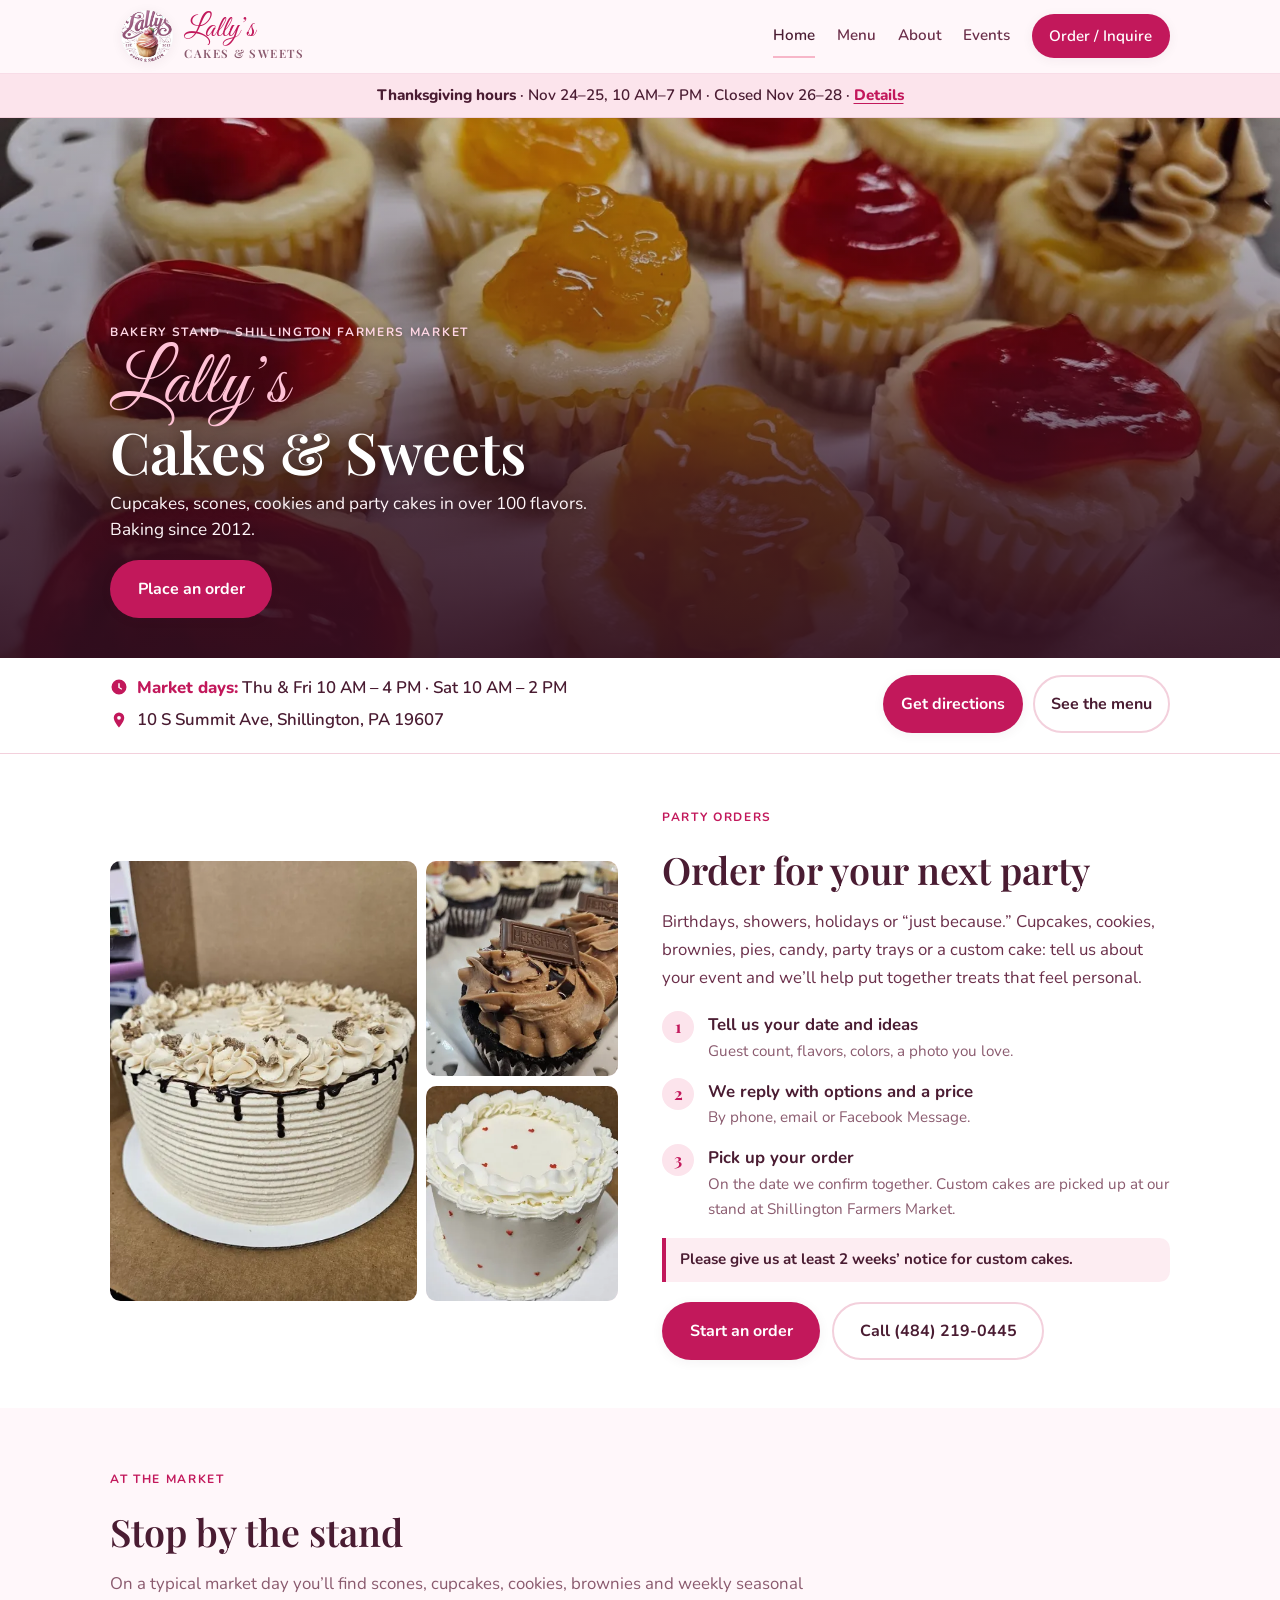
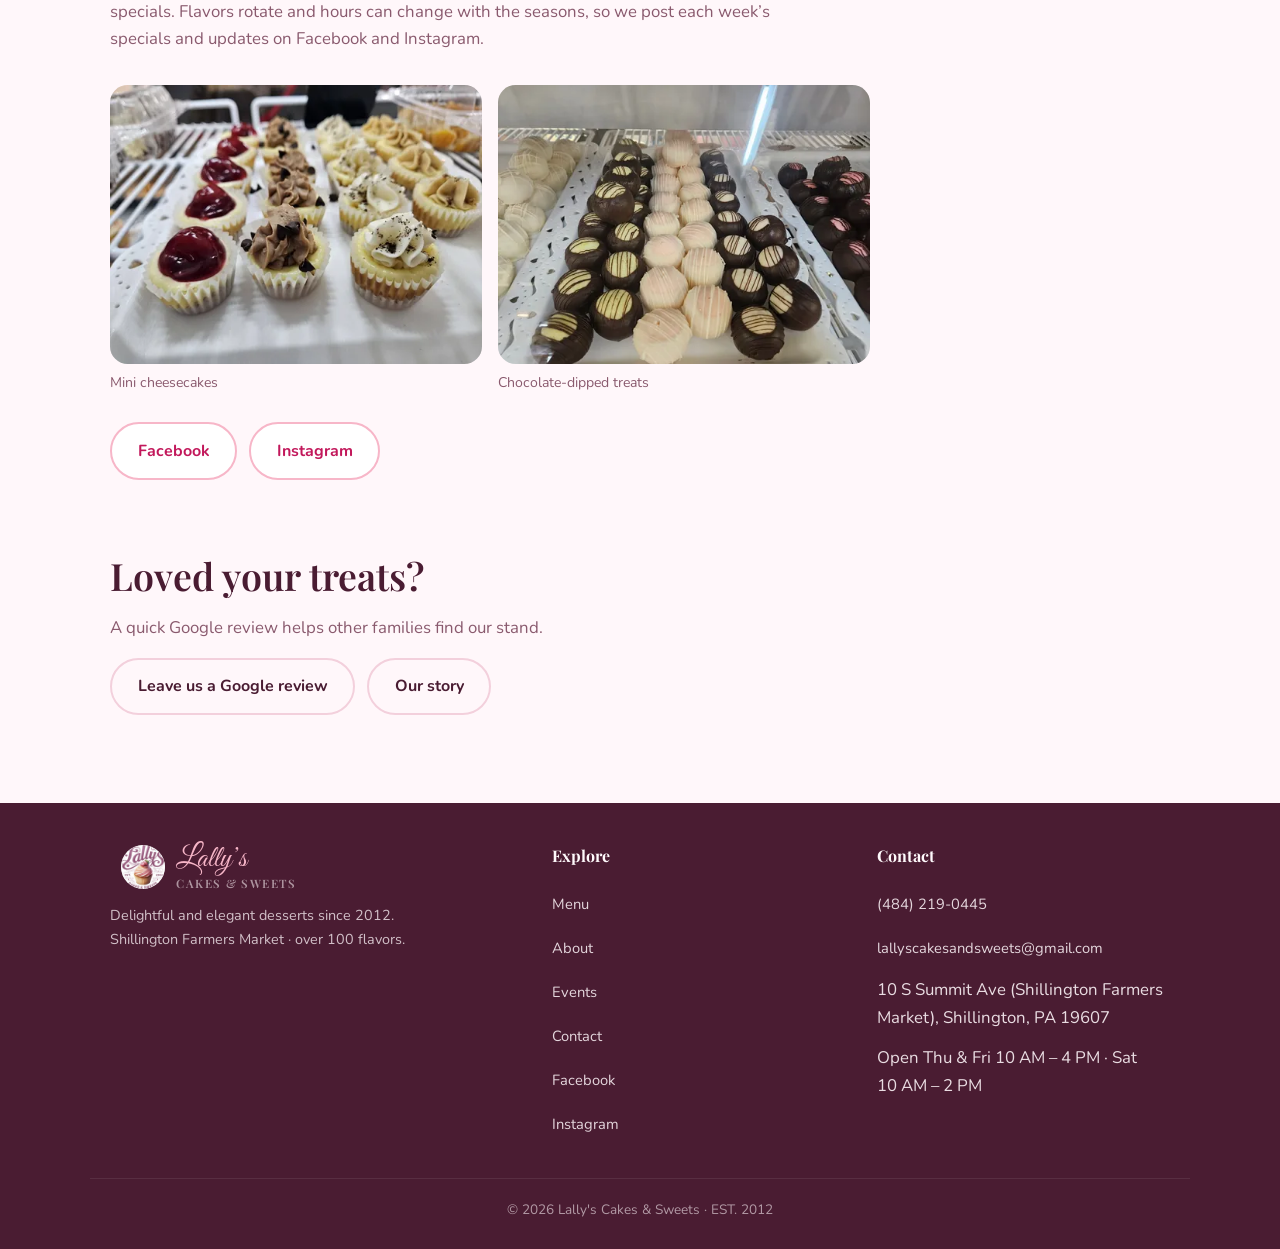
<file: index.html>
<!DOCTYPE html>
<html lang="en">
<head>
  <meta charset="UTF-8" />
  <meta name="viewport" content="width=device-width, initial-scale=1" />
  <title>Lally's Cakes &amp; Sweets | Bakery at Shillington Farmers Market, Shillington PA</title>
  <meta name="description" content="Bakery stand at Shillington Farmers Market, 10 S Summit Ave, Shillington PA. Cupcakes, cakes, cookies and party desserts in over 100 flavors, since 2012." />
  <link rel="canonical" href="https://lallyscakesandsweets.com/" />
  <meta property="og:type" content="website" />
  <meta property="og:site_name" content="Lally's Cakes &amp; Sweets" />
  <meta property="og:locale" content="en_US" />
  <meta property="og:url" content="https://lallyscakesandsweets.com/" />
  <meta property="og:title" content="Lally's Cakes &amp; Sweets | Bakery at Shillington Farmers Market, Shillington PA" />
  <meta property="og:description" content="Bakery stand at Shillington Farmers Market, 10 S Summit Ave, Shillington PA. Cupcakes, cakes, cookies and party desserts in over 100 flavors, since 2012." />
  <meta property="og:image" content="https://lallyscakesandsweets.com/images/share/og-home.jpg" />
  <meta property="og:image:width" content="1200" />
  <meta property="og:image:height" content="630" />
  <meta property="og:image:alt" content="Lally's Cakes &amp; Sweets logo between photos of a celebration cake, cupcakes and scones" />
  <meta name="twitter:card" content="summary_large_image" />
  <link rel="icon" type="image/png" href="favicon.png" />
  <link rel="apple-touch-icon" href="apple-touch-icon.png" />
  <link rel="preconnect" href="https://fonts.googleapis.com" />
  <link rel="preconnect" href="https://fonts.gstatic.com" crossorigin />
  <link href="https://fonts.googleapis.com/css2?family=Great+Vibes&family=Nunito:wght@400;600;700;800&family=Playfair+Display:wght@500;600;700&display=swap" rel="stylesheet" />
  <link rel="stylesheet" href="styles.css" />
  <!-- priceRange is intentionally left out of this structured data until Devon confirms it. -->
  <script type="application/ld+json">
  {"@context":"https://schema.org","@type":"Bakery","name":"Lally's Cakes & Sweets","address":{"@type":"PostalAddress","streetAddress":"10 S Summit Ave","addressLocality":"Shillington","addressRegion":"PA","postalCode":"19607","addressCountry":"US"},"telephone":"+1-484-219-0445","url":"https://lallyscakesandsweets.com/","sameAs":["https://www.facebook.com/LallysCakesandSweets/","https://www.instagram.com/lallyscakesandsweets/"],"foundingDate":"2012","founder":{"@type":"Person","name":"Kimberly Lally"},"hasMap":"https://www.google.com/maps/place/?q=place_id:ChIJhWyQyOpxxokRwW1ss5cYshM","openingHoursSpecification":[{"@type":"OpeningHoursSpecification","dayOfWeek":["Thursday","Friday"],"opens":"10:00","closes":"16:00"},{"@type":"OpeningHoursSpecification","dayOfWeek":"Saturday","opens":"10:00","closes":"14:00"}]}
  </script>
  <!-- EVENTS:JSONLD:START --><!-- EVENTS:JSONLD:END -->
</head>
<body class="has-action-bar">
  <a class="skip-link" href="#main">Skip to content</a>

  <header class="site-header">
    <div class="nav-inner">
      <a class="logo" href="index.html">
        <picture><source srcset="logo.webp" type="image/webp" /><img class="logo-img" src="logo.png" width="52" height="52" alt="Lally's Cakes &amp; Sweets logo" /></picture>
        <span class="logo-text">
          <span class="logo-script">Lally’s</span>
          <span class="logo-sub">Cakes &amp; Sweets</span>
        </span>
      </a>
      <button class="nav-toggle" type="button" aria-label="Open menu" aria-expanded="false" aria-controls="site-nav">☰</button>
      <ul class="nav-links" id="site-nav">
        <li><a href="index.html" aria-current="page">Home</a></li>
        <li><a href="menu.html">Menu</a></li>
        <li><a href="about.html">About</a></li>
        <li><a href="events.html">Events</a></li>
        <li><a class="btn-nav" href="contact.html">Order / Inquire</a></li>
      </ul>
    </div>
  </header>

  <main id="main">
    <!-- EVENTS:HOME:START -->
    <a class="season-banner" href="events.html#thanksgiving-hours-2026">
      <span class="season-banner-text"><strong>Thanksgiving hours</strong> · Nov 24⁠–⁠25, 10 AM⁠–⁠7 PM · Closed Nov 26⁠–⁠28 · <span class="season-banner-cta">Details</span></span>
    </a>
    <!-- EVENTS:HOME:END -->
    <section class="hero-photo" aria-labelledby="hero-title">
      <picture>
        <source type="image/webp" srcset="images/hero/cheesecakes-640.webp 640w, images/hero/cheesecakes-1024.webp 1024w, images/hero/cheesecakes-1600.webp 1600w" sizes="100vw" />
        <img class="hero-bg" src="images/hero/cheesecakes-1024.jpg" srcset="images/hero/cheesecakes-640.jpg 640w, images/hero/cheesecakes-1024.jpg 1024w, images/hero/cheesecakes-1600.jpg 1600w" sizes="100vw" width="1600" height="1200" loading="eager" fetchpriority="high" decoding="async" alt="Rows of mini cheesecakes topped with cherry, orange fruit and swirled frosting" />
      </picture>
      <div class="wrap hero-photo-copy">
        <span class="eyebrow">Bakery stand · Shillington Farmers Market</span>
        <h1 id="hero-title"><span class="hero-script">Lally’s</span> <span class="hero-display">Cakes &amp; Sweets</span></h1>
        <p class="hero-sub">Cupcakes, scones, cookies and party cakes in over 100 flavors. Baking since 2012.</p>
        <div class="hero-actions">
          <a class="btn btn-primary hero-order" href="contact.html#inquire-form">Place an order</a>
        </div>
      </div>
    </section>

    <section class="visit-strip" id="visit" aria-label="Market days and directions">
      <div class="wrap visit-strip-inner">
        <p class="vs-line"><svg aria-hidden="true" viewBox="0 0 24 24" width="18" height="18"><path fill="currentColor" d="M12 2a10 10 0 1 0 0 20 10 10 0 0 0 0-20zm1 10.4 3.2 1.9-.8 1.3L11 13V7h2z"/></svg><span><strong class="vs-label">Market days:</strong> <span class="nowrap">Thu &amp; Fri 10&nbsp;AM – 4&nbsp;PM ·</span> <span class="nowrap">Sat 10&nbsp;AM – 2&nbsp;PM</span></span></p>
        <p class="vs-line"><svg aria-hidden="true" viewBox="0 0 24 24" width="18" height="18"><path fill="currentColor" d="M12 2a7 7 0 0 0-7 7c0 5.25 7 13 7 13s7-7.75 7-13a7 7 0 0 0-7-7zm0 9.5A2.5 2.5 0 1 1 12 6.5a2.5 2.5 0 0 1 0 5z"/></svg><span>10 S Summit Ave, Shillington, PA 19607</span></p>
        <div class="vs-actions">
          <a class="btn btn-primary" href="https://www.google.com/maps/dir/?api=1&amp;destination=Lallys%20Cakes%20And%20Sweets%2C%2010%20S%20Summit%20Ave%2C%20Shillington%2C%20PA%2019607&amp;destination_place_id=ChIJhWyQyOpxxokRwW1ss5cYshM" target="_blank" rel="noopener">Get directions</a>
          <a class="btn btn-secondary" href="menu.html">See the menu</a>
        </div>
      </div>
    </section>

    <section class="cake-section" id="custom-cakes" aria-labelledby="custom-cakes-title">
      <div class="wrap cake-grid">
        <div class="cake-gallery">
          <figure class="cake-photo cake-photo-main"><picture><source type="image/webp" srcset="images/cakes/peanut-butter-blast-cake-480.webp 480w, images/cakes/peanut-butter-blast-cake-960.webp 960w" sizes="(min-width: 801px) 330px, 60vw" /><img src="images/cakes/peanut-butter-blast-cake-480.jpg" srcset="images/cakes/peanut-butter-blast-cake-480.jpg 480w, images/cakes/peanut-butter-blast-cake-960.jpg 960w" sizes="(min-width: 801px) 330px, 60vw" width="480" height="640" loading="lazy" decoding="async" alt="Round layer cake with ridged peanut butter frosting, piped rosettes and a chocolate drip, in an open bakery box" /></picture></figure>
          <figure class="cake-photo"><picture><source type="image/webp" srcset="images/menu/e-hershey-cupcakes-480.webp 480w, images/menu/e-hershey-cupcakes-960.webp 960w" sizes="(min-width: 801px) 210px, 40vw" /><img src="images/menu/e-hershey-cupcakes-480.jpg" srcset="images/menu/e-hershey-cupcakes-480.jpg 480w, images/menu/e-hershey-cupcakes-960.jpg 960w" sizes="(min-width: 801px) 210px, 40vw" width="480" height="360" loading="lazy" decoding="async" alt="Chocolate cupcakes with chocolate frosting and Hershey’s pieces" /></picture></figure>
          <figure class="cake-photo"><picture><source type="image/webp" srcset="images/cakes/heart-cake-480.webp 480w, images/cakes/heart-cake-960.webp 960w" sizes="(min-width: 801px) 210px, 40vw" /><img src="images/cakes/heart-cake-480.jpg" srcset="images/cakes/heart-cake-480.jpg 480w, images/cakes/heart-cake-960.jpg 960w" sizes="(min-width: 801px) 210px, 40vw" width="480" height="360" loading="lazy" decoding="async" alt="Small white frosted cake with ruffled piping and tiny red hearts, in an open bakery box" /></picture></figure>
        </div>
        <div class="cake-copy">
          <span class="eyebrow">Party orders</span>
          <h2 class="section-title" id="custom-cakes-title">Order for your next party</h2>
          <p class="cake-lead">Birthdays, showers, holidays or “just because.” Cupcakes, cookies, brownies, pies, candy, party trays or a custom cake: tell us about your event and we’ll help put together treats that feel personal.</p>
          <ol class="cake-steps">
            <li><span class="cake-step-n" aria-hidden="true">1</span><span><strong>Tell us your date and ideas</strong><span class="cake-step-t">Guest count, flavors, colors, a photo you love.</span></span></li>
            <li><span class="cake-step-n" aria-hidden="true">2</span><span><strong>We reply with options and a price</strong><span class="cake-step-t">By phone, email or Facebook Message.</span></span></li>
            <li><span class="cake-step-n" aria-hidden="true">3</span><span><strong>Pick up your order</strong><span class="cake-step-t">On the date we confirm together. Custom cakes are picked up at our stand at Shillington Farmers Market.</span></span></li>
          </ol>
          <p class="cake-notice">Please give us at least 2 weeks’ notice for custom cakes.</p>
          <div class="btn-row cake-actions">
            <a class="btn btn-primary" href="contact.html#inquire-form">Start an order</a>
            <a class="btn btn-secondary" href="tel:+14842190445">Call (484) 219-0445</a>
          </div>
        </div>
      </div>
    </section>

    <section class="section stand-section">
      <div class="wrap">
        <span class="eyebrow">At the market</span>
        <h2 class="section-title">Stop by the stand</h2>
        <p class="section-lead stand-lead">On a typical market day you’ll find scones, cupcakes, cookies, brownies and weekly seasonal specials. Flavors rotate and hours can change with the seasons, so we post each week’s specials and updates on Facebook and Instagram.</p>
        <div class="photo-grid stand-photos">
          <figure class="photo-slot">
            <picture>
              <source type="image/webp" srcset="images/stand/mini-cheesecakes-case-480.webp 480w, images/stand/mini-cheesecakes-case-960.webp 960w" sizes="(min-width: 800px) 370px, 45vw" />
              <img src="images/stand/mini-cheesecakes-case-480.jpg" srcset="images/stand/mini-cheesecakes-case-480.jpg 480w, images/stand/mini-cheesecakes-case-960.jpg 960w" sizes="(min-width: 800px) 370px, 45vw" width="480" height="360" loading="lazy" decoding="async" alt="Mini cheesecakes with cherry topping and piped chocolate and vanilla frosting on a tray in the bakery case" />
            </picture>
            <figcaption class="photo-slot-caption">Mini cheesecakes</figcaption>
          </figure>
          <figure class="photo-slot">
            <picture>
              <source type="image/webp" srcset="images/stand/chocolate-treats-case-480.webp 480w, images/stand/chocolate-treats-case-960.webp 960w" sizes="(min-width: 800px) 370px, 45vw" />
              <img src="images/stand/chocolate-treats-case-480.jpg" srcset="images/stand/chocolate-treats-case-480.jpg 480w, images/stand/chocolate-treats-case-960.jpg 960w" sizes="(min-width: 800px) 370px, 45vw" width="480" height="360" loading="lazy" decoding="async" alt="Rows of round chocolate-dipped and white-dipped treats with drizzled stripes in the bakery case" />
            </picture>
            <figcaption class="photo-slot-caption">Chocolate-dipped treats</figcaption>
          </figure>
        </div>
        <div class="btn-row">
          <a class="btn btn-facebook" href="https://www.facebook.com/LallysCakesandSweets/" target="_blank" rel="noopener noreferrer">Facebook</a>
          <a class="btn btn-instagram" href="https://www.instagram.com/lallyscakesandsweets/" target="_blank" rel="noopener">Instagram</a>
        </div>
      </div>
    </section>

    <section class="section review-section">
      <div class="wrap">
        <h2 class="section-title">Loved your treats?</h2>
        <p class="review-lead">A quick Google review helps other families find our stand.</p>
        <div class="btn-row review-row">
          <a class="btn btn-secondary" href="https://search.google.com/local/writereview?placeid=ChIJhWyQyOpxxokRwW1ss5cYshM" target="_blank" rel="noopener">Leave us a Google review</a>
          <a class="btn btn-secondary" href="about.html">Our story</a>
        </div>
      </div>
    </section>
  </main>

  <footer class="site-footer">
    <div class="footer-inner">
      <div class="footer-brand">
        <div class="logo">
          <picture><source srcset="logo.webp" type="image/webp" /><img class="logo-img" src="logo.png" width="44" height="44" alt="" /></picture>
          <span class="logo-text">
            <span class="logo-script">Lally’s</span>
            <span class="logo-sub">Cakes &amp; Sweets</span>
          </span>
        </div>
        <p>Delightful and elegant desserts since 2012. Shillington Farmers Market · over 100 flavors.</p>
      </div>
      <div class="footer-col">
        <h4>Explore</h4>
        <ul>
          <li><a href="menu.html">Menu</a></li>
          <li><a href="about.html">About</a></li>
          <li><a href="events.html">Events</a></li>
          <li><a href="contact.html">Contact</a></li>
          <li><a href="https://www.facebook.com/LallysCakesandSweets/" target="_blank" rel="noopener noreferrer">Facebook</a></li>
          <li><a href="https://www.instagram.com/lallyscakesandsweets/" target="_blank" rel="noopener">Instagram</a></li>
        </ul>
      </div>
      <div class="footer-col">
        <h4>Contact</h4>
        <ul>
          <li><a href="tel:+14842190445">(484) 219-0445</a></li>
          <li><a href="mailto:lallyscakesandsweets@gmail.com">lallyscakesandsweets@gmail.com</a></li>
          <li>10 S Summit Ave (Shillington Farmers Market), Shillington, PA 19607</li>
          <li>Open Thu &amp; Fri 10&nbsp;AM – 4&nbsp;PM · Sat 10&nbsp;AM – 2&nbsp;PM</li>
        </ul>
      </div>
    </div>
    <div class="footer-bottom">© 2026 Lally's Cakes &amp; Sweets · EST. 2012</div>
  </footer>

  <nav class="mobile-action-bar" aria-label="Quick actions">
    <a class="mobile-action mobile-action-call" href="tel:+14842190445"><svg aria-hidden="true" viewBox="0 0 24 24" width="18" height="18"><path fill="currentColor" d="M6.6 10.8a15.1 15.1 0 0 0 6.6 6.6l2.2-2.2a1 1 0 0 1 1-.25 11.4 11.4 0 0 0 3.6.57 1 1 0 0 1 1 1V20a1 1 0 0 1-1 1A17 17 0 0 1 3 4a1 1 0 0 1 1-1h3.5a1 1 0 0 1 1 1c0 1.25.2 2.45.57 3.6a1 1 0 0 1-.25 1z"/></svg>Call</a>
    <a class="mobile-action mobile-action-directions" href="https://www.google.com/maps/dir/?api=1&amp;destination=Lallys%20Cakes%20And%20Sweets%2C%2010%20S%20Summit%20Ave%2C%20Shillington%2C%20PA%2019607&amp;destination_place_id=ChIJhWyQyOpxxokRwW1ss5cYshM" target="_blank" rel="noopener"><svg aria-hidden="true" viewBox="0 0 24 24" width="18" height="18"><path fill="currentColor" d="M12 2a7 7 0 0 0-7 7c0 5.25 7 13 7 13s7-7.75 7-13a7 7 0 0 0-7-7zm0 9.5A2.5 2.5 0 1 1 12 6.5a2.5 2.5 0 0 1 0 5z"/></svg>Directions</a>
    <a class="mobile-action mobile-action-order" href="contact.html#inquire-form"><svg aria-hidden="true" viewBox="0 0 24 24" width="18" height="18"><path fill="currentColor" d="M3 17.25V21h3.75L17.81 9.94l-3.75-3.75L3 17.25zM20.71 7.04a1 1 0 0 0 0-1.41l-2.34-2.34a1 1 0 0 0-1.41 0l-1.83 1.83 3.75 3.75 1.83-1.83z"/></svg>Order</a>
  </nav>

  <script src="script.js"></script>
</body>
</html>
</file>
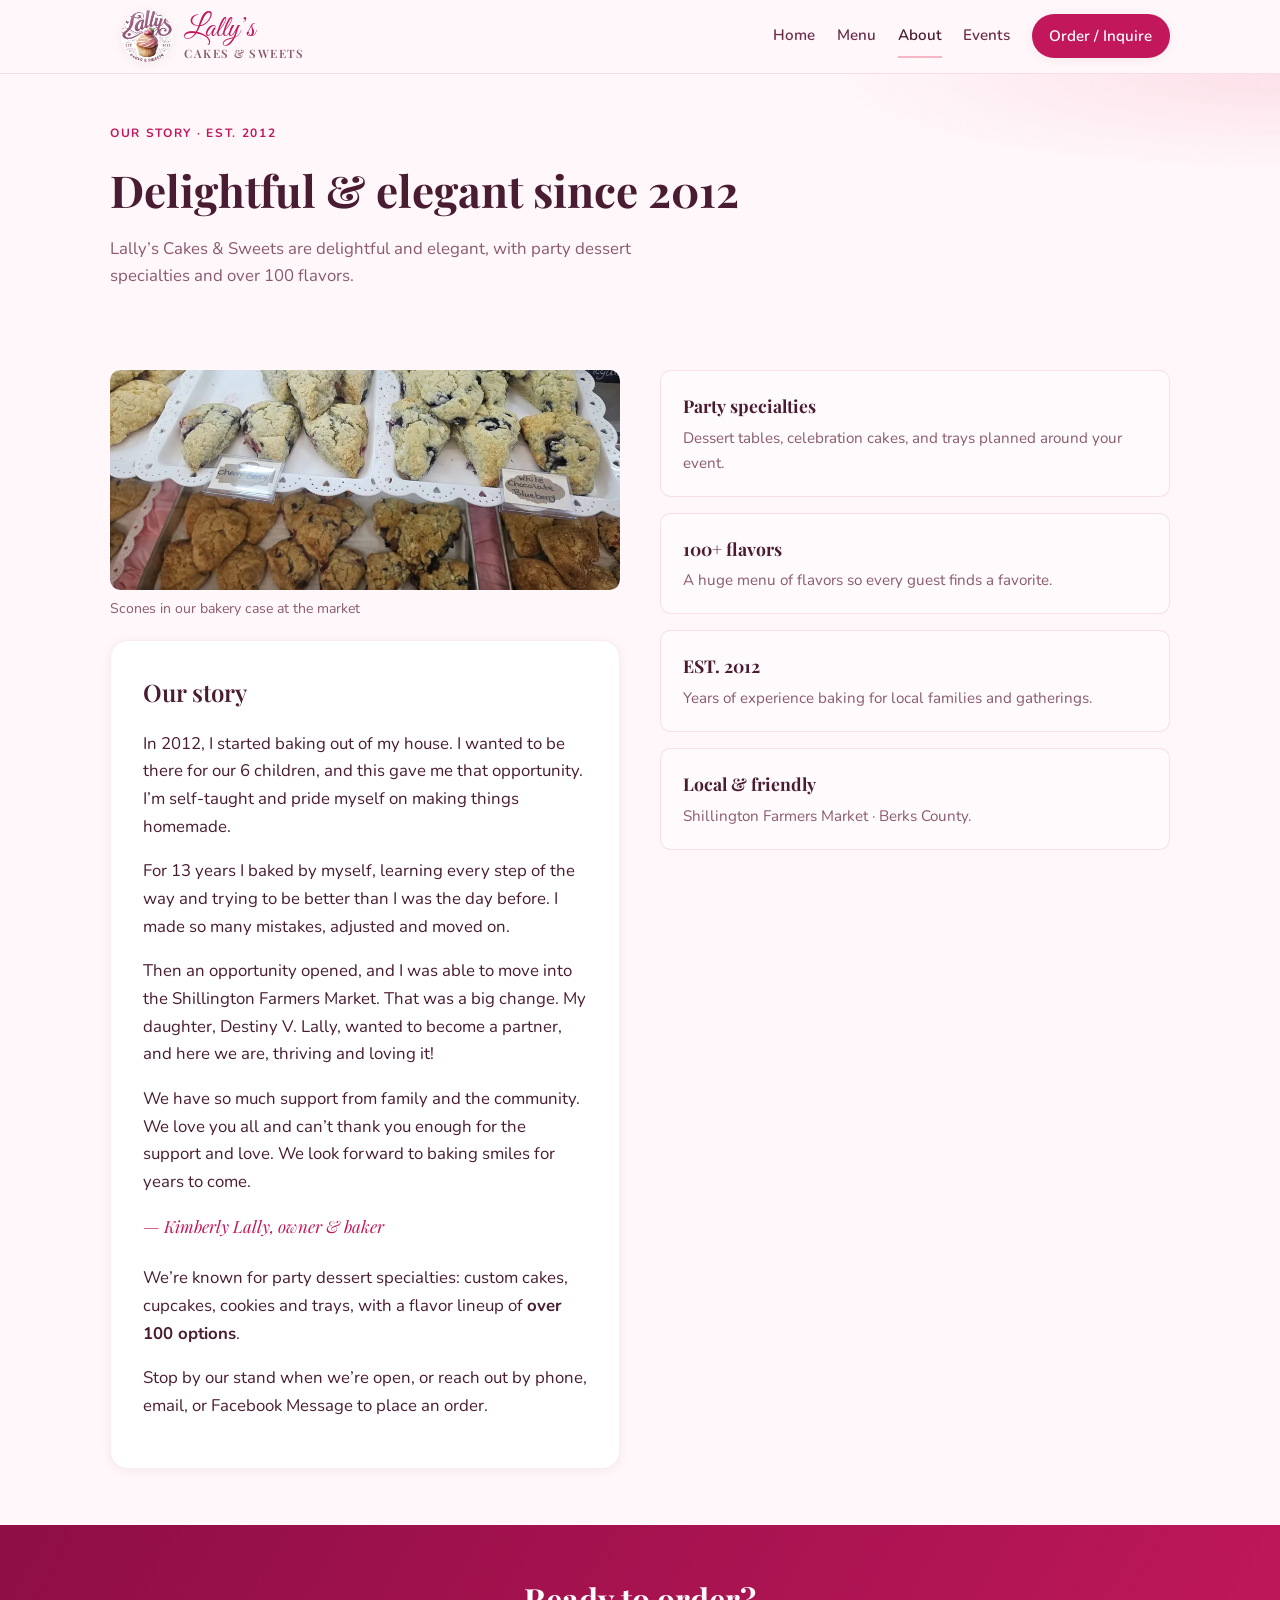
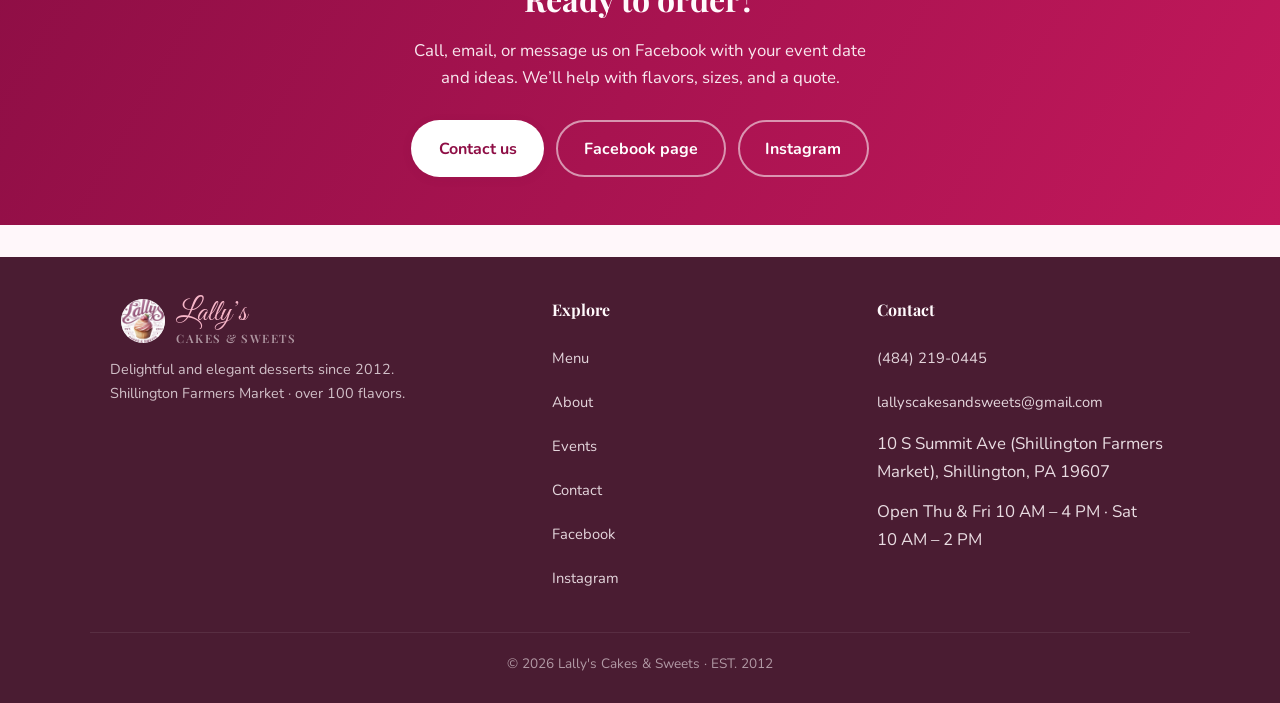
<file: about.html>
<!DOCTYPE html>
<html lang="en">
<head>
  <meta charset="UTF-8" />
  <meta name="viewport" content="width=device-width, initial-scale=1" />
  <title>About | Lally's Cakes &amp; Sweets, Shillington PA</title>
  <meta name="description" content="Bakery at Shillington Farmers Market since 2012. Party dessert specialties, custom cakes, and over 100 flavors." />
  <link rel="canonical" href="https://lallyscakesandsweets.com/about.html" />
  <meta property="og:type" content="website" />
  <meta property="og:site_name" content="Lally's Cakes &amp; Sweets" />
  <meta property="og:locale" content="en_US" />
  <meta property="og:url" content="https://lallyscakesandsweets.com/about.html" />
  <meta property="og:title" content="About | Lally's Cakes &amp; Sweets, Shillington PA" />
  <meta property="og:description" content="Bakery at Shillington Farmers Market since 2012. Party dessert specialties, custom cakes, and over 100 flavors." />
  <meta property="og:image" content="https://lallyscakesandsweets.com/images/share/og-home.jpg" />
  <meta property="og:image:width" content="1200" />
  <meta property="og:image:height" content="630" />
  <meta property="og:image:alt" content="Lally's Cakes &amp; Sweets logo between photos of a celebration cake, cupcakes and scones" />
  <meta name="twitter:card" content="summary_large_image" />
  <link rel="icon" type="image/png" href="favicon.png" />
  <link rel="apple-touch-icon" href="apple-touch-icon.png" />
  <link rel="preconnect" href="https://fonts.googleapis.com" />
  <link rel="preconnect" href="https://fonts.gstatic.com" crossorigin />
  <link href="https://fonts.googleapis.com/css2?family=Great+Vibes&family=Nunito:wght@400;600;700;800&family=Playfair+Display:wght@500;600;700&display=swap" rel="stylesheet" />
  <link rel="stylesheet" href="styles.css" />
</head>
<body class="has-action-bar">
  <a class="skip-link" href="#main">Skip to content</a>

  <header class="site-header">
    <div class="nav-inner">
      <a class="logo" href="index.html">
        <picture><source srcset="logo.webp" type="image/webp" /><img class="logo-img" src="logo.png" width="52" height="52" alt="Lally's Cakes &amp; Sweets logo" /></picture>
        <span class="logo-text">
          <span class="logo-script">Lally’s</span>
          <span class="logo-sub">Cakes &amp; Sweets</span>
        </span>
      </a>
      <button class="nav-toggle" type="button" aria-label="Open menu" aria-expanded="false" aria-controls="site-nav">☰</button>
      <ul class="nav-links" id="site-nav">
        <li><a href="index.html">Home</a></li>
        <li><a href="menu.html">Menu</a></li>
        <li><a href="about.html" aria-current="page">About</a></li>
        <li><a href="events.html">Events</a></li>
        <li><a class="btn-nav" href="contact.html">Order / Inquire</a></li>
      </ul>
    </div>
  </header>

  <main id="main">
    <div class="page-hero">
      <div class="wrap">
        <span class="eyebrow">Our story · EST. 2012</span>
        <h1>Delightful &amp; elegant since 2012</h1>
        <p>Lally’s Cakes &amp; Sweets are delightful and elegant, with party dessert specialties and over 100 flavors.</p>
      </div>
    </div>

    <section class="section">
      <div class="wrap about-layout">
        <div class="about-intro">
          <figure class="about-photo">
            <picture><source type="image/webp" srcset="images/about/scones-case-480.webp 480w, images/about/scones-case-960.webp 960w" sizes="(min-width: 751px) 510px, 100vw" /><img src="images/about/scones-case-480.jpg" srcset="images/about/scones-case-480.jpg 480w, images/about/scones-case-960.jpg 960w" sizes="(min-width: 751px) 510px, 100vw" width="480" height="320" decoding="async" alt="Trays of blueberry and cherry berry scones with handwritten labels in the bakery case" /></picture>
            <figcaption>Scones in our bakery case at the market</figcaption>
          </figure>
          <div class="about-story">
            <h2 class="section-title about-story-title">Our story</h2>
            <p>In 2012, I started baking out of my house. I wanted to be there for our 6 children, and this gave me that opportunity. I’m self-taught and pride myself on making things homemade.</p>
            <p>For 13 years I baked by myself, learning every step of the way and trying to be better than I was the day before. I made so many mistakes, adjusted and moved on.</p>
            <p>Then an opportunity opened, and I was able to move into the Shillington Farmers Market. That was a big change. My daughter, Destiny&nbsp;V.&nbsp;Lally, wanted to become a partner, and here we are, thriving and loving&nbsp;it!</p>
            <p>We have so much support from family and the community. We love you all and can’t thank you enough for the support and love. We look forward to baking smiles for years to come.</p>
            <p class="story-signoff">— Kimberly Lally, owner &amp; baker</p>
            <p>
              We’re known for party dessert specialties: custom cakes, cupcakes, cookies and trays, with a flavor lineup of <strong>over 100 options</strong>.
            </p>
            <p>
              Stop by our stand when we’re open, or reach out by phone, email, or Facebook Message to place an order.
            </p>
          </div>
        </div>

        <div class="values">
          <div class="value-card">
            <strong>Party specialties</strong>
            <p>Dessert tables, celebration cakes, and trays planned around your event.</p>
          </div>
          <div class="value-card">
            <strong>100+ flavors</strong>
            <p>A huge menu of flavors so every guest finds a favorite.</p>
          </div>
          <div class="value-card">
            <strong>EST. 2012</strong>
            <p>Years of experience baking for local families and gatherings.</p>
          </div>
          <div class="value-card">
            <strong>Local &amp; friendly</strong>
            <p>Shillington Farmers Market · Berks County.</p>
          </div>
        </div>
      </div>
    </section>

    <section class="cta-band">
      <div class="wrap">
        <h2>Ready to order?</h2>
        <p>Call, email, or message us on Facebook with your event date and ideas. We’ll help with flavors, sizes, and a quote.</p>
        <div class="btn-row" style="justify-content:center;">
          <a class="btn btn-primary" href="contact.html">Contact us</a>
          <a class="btn btn-secondary" href="https://www.facebook.com/LallysCakesandSweets/" target="_blank" rel="noopener noreferrer">Facebook page</a>
          <a class="btn btn-secondary" href="https://www.instagram.com/lallyscakesandsweets/" target="_blank" rel="noopener">Instagram</a>
        </div>
      </div>
    </section>
  </main>

  <footer class="site-footer">
    <div class="footer-inner">
      <div class="footer-brand">
        <div class="logo">
          <picture><source srcset="logo.webp" type="image/webp" /><img class="logo-img" src="logo.png" width="44" height="44" alt="" /></picture>
          <span class="logo-text">
            <span class="logo-script">Lally’s</span>
            <span class="logo-sub">Cakes &amp; Sweets</span>
          </span>
        </div>
        <p>Delightful and elegant desserts since 2012. Shillington Farmers Market · over 100 flavors.</p>
      </div>
      <div class="footer-col">
        <h4>Explore</h4>
        <ul>
          <li><a href="menu.html">Menu</a></li>
          <li><a href="about.html">About</a></li>
          <li><a href="events.html">Events</a></li>
          <li><a href="contact.html">Contact</a></li>
          <li><a href="https://www.facebook.com/LallysCakesandSweets/" target="_blank" rel="noopener noreferrer">Facebook</a></li>
          <li><a href="https://www.instagram.com/lallyscakesandsweets/" target="_blank" rel="noopener">Instagram</a></li>
        </ul>
      </div>
      <div class="footer-col">
        <h4>Contact</h4>
        <ul>
          <li><a href="tel:+14842190445">(484) 219-0445</a></li>
          <li><a href="mailto:lallyscakesandsweets@gmail.com">lallyscakesandsweets@gmail.com</a></li>
          <li>10 S Summit Ave (Shillington Farmers Market), Shillington, PA 19607</li>
          <li>Open Thu &amp; Fri 10&nbsp;AM – 4&nbsp;PM · Sat 10&nbsp;AM – 2&nbsp;PM</li>
        </ul>
      </div>
    </div>
    <div class="footer-bottom">© 2026 Lally's Cakes &amp; Sweets · EST. 2012</div>
  </footer>

  <nav class="mobile-action-bar" aria-label="Quick actions">
    <a class="mobile-action mobile-action-call" href="tel:+14842190445"><svg aria-hidden="true" viewBox="0 0 24 24" width="18" height="18"><path fill="currentColor" d="M6.6 10.8a15.1 15.1 0 0 0 6.6 6.6l2.2-2.2a1 1 0 0 1 1-.25 11.4 11.4 0 0 0 3.6.57 1 1 0 0 1 1 1V20a1 1 0 0 1-1 1A17 17 0 0 1 3 4a1 1 0 0 1 1-1h3.5a1 1 0 0 1 1 1c0 1.25.2 2.45.57 3.6a1 1 0 0 1-.25 1z"/></svg>Call</a>
    <a class="mobile-action mobile-action-directions" href="https://www.google.com/maps/dir/?api=1&amp;destination=Lallys%20Cakes%20And%20Sweets%2C%2010%20S%20Summit%20Ave%2C%20Shillington%2C%20PA%2019607&amp;destination_place_id=ChIJhWyQyOpxxokRwW1ss5cYshM" target="_blank" rel="noopener"><svg aria-hidden="true" viewBox="0 0 24 24" width="18" height="18"><path fill="currentColor" d="M12 2a7 7 0 0 0-7 7c0 5.25 7 13 7 13s7-7.75 7-13a7 7 0 0 0-7-7zm0 9.5A2.5 2.5 0 1 1 12 6.5a2.5 2.5 0 0 1 0 5z"/></svg>Directions</a>
    <a class="mobile-action mobile-action-order" href="contact.html#inquire-form"><svg aria-hidden="true" viewBox="0 0 24 24" width="18" height="18"><path fill="currentColor" d="M3 17.25V21h3.75L17.81 9.94l-3.75-3.75L3 17.25zM20.71 7.04a1 1 0 0 0 0-1.41l-2.34-2.34a1 1 0 0 0-1.41 0l-1.83 1.83 3.75 3.75 1.83-1.83z"/></svg>Order</a>
  </nav>

  <script src="script.js"></script>
</body>
</html>
</file>
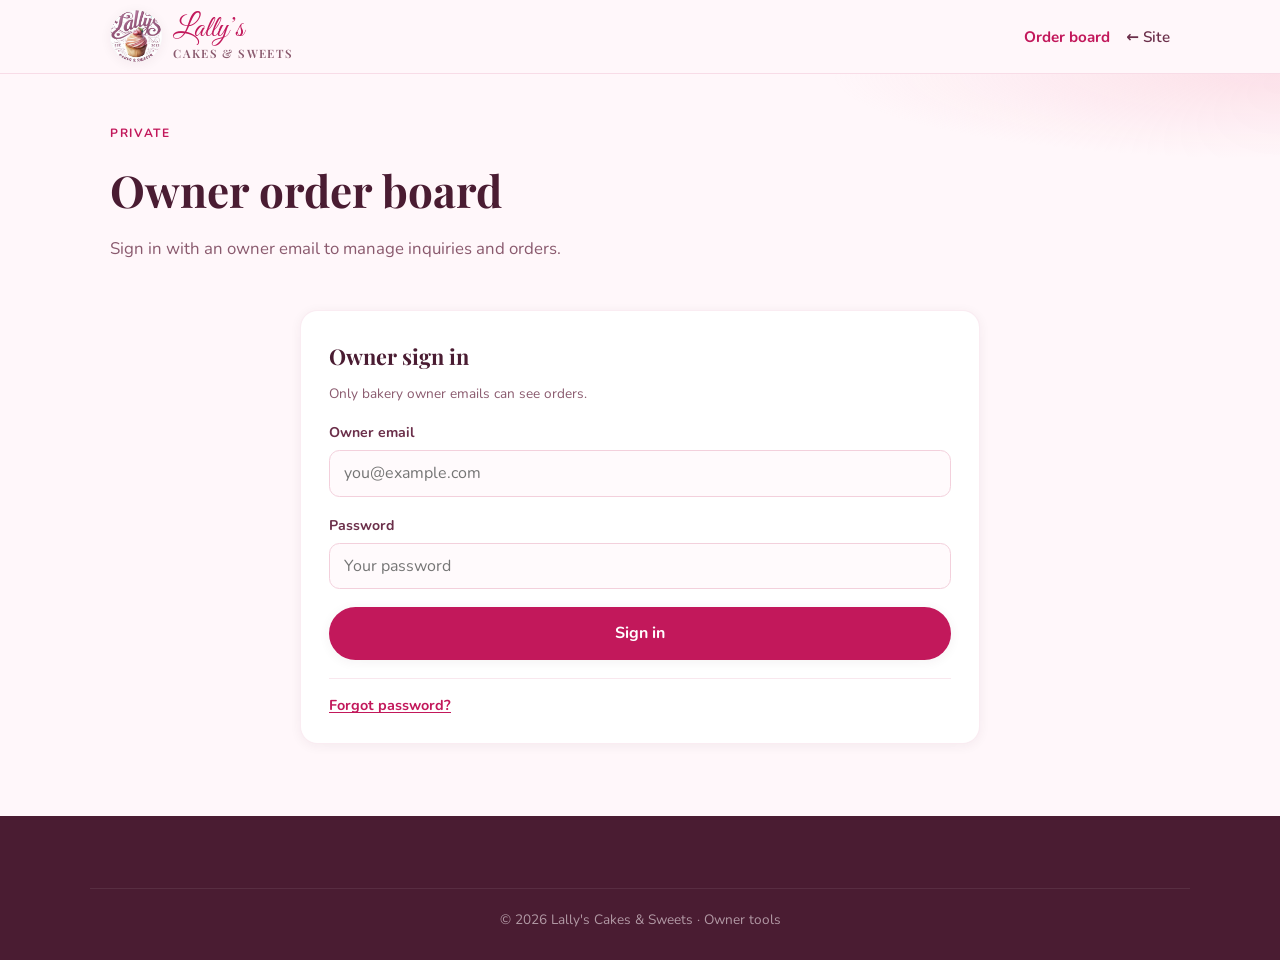
<file: admin.html>
<!DOCTYPE html>
<html lang="en">
<head>
  <meta charset="UTF-8" />
  <meta name="viewport" content="width=device-width, initial-scale=1, viewport-fit=cover" />
  <title>Order board — Lally's Cakes &amp; Sweets</title>
  <meta name="robots" content="noindex, nofollow" />
  <meta name="description" content="Owner order board for Lally's Cakes &amp; Sweets." />
  <meta name="theme-color" content="#fce4ec" />
  <link rel="icon" type="image/png" href="favicon.png" />
  <link rel="apple-touch-icon" href="apple-touch-icon.png" />
  <link rel="preconnect" href="https://fonts.googleapis.com" />
  <link rel="preconnect" href="https://fonts.gstatic.com" crossorigin />
  <link href="https://fonts.googleapis.com/css2?family=Great+Vibes&family=Nunito:wght@400;600;700;800&family=Playfair+Display:wght@500;600;700&display=swap" rel="stylesheet" />
  <link rel="stylesheet" href="styles.css" />
  <link rel="stylesheet" href="admin.css" />
</head>
<body class="admin-page">
  <a class="skip-link" href="#main">Skip to content</a>

  <header class="site-header">
    <div class="nav-inner">
      <a class="logo" href="index.html">
        <img class="logo-img" src="logo.png" width="52" height="52" alt="Lally's Cakes &amp; Sweets logo" />
        <span class="logo-text">
          <span class="logo-script">Lally’s</span>
          <span class="logo-sub">Cakes &amp; Sweets</span>
        </span>
      </a>
      <ul class="nav-links admin-nav">
        <li><span class="admin-nav-label">Order board</span></li>
        <li><a href="index.html">← Site</a></li>
      </ul>
    </div>
  </header>

  <main id="main">
    <div class="page-hero admin-hero" id="admin-hero">
      <div class="wrap">
        <span class="eyebrow">Private</span>
        <h1>Owner order board</h1>
        <p>Sign in with an owner email to manage inquiries and orders.</p>
      </div>
    </div>

    <section class="section section-tight admin-section">
      <!-- ============ Signed out ============ -->
      <div class="wrap admin-wrap" id="admin-auth">
        <div id="admin-login" class="admin-panel form-card">
          <div id="login-status" class="form-success" role="status" aria-live="polite"></div>

          <div id="signin-panel">
            <h2 class="admin-panel-title">Owner sign in</h2>
            <p class="form-hint">Only bakery owner emails can see orders.</p>
            <form id="login-form" novalidate>
              <div class="form-group">
                <label for="owner-email">Owner email</label>
                <input type="email" id="owner-email" name="email" autocomplete="username" inputmode="email" required placeholder="you@example.com" />
              </div>
              <div class="form-group">
                <label for="owner-password">Password</label>
                <input type="password" id="owner-password" name="password" autocomplete="current-password" required placeholder="Your password" />
              </div>
              <button type="submit" class="btn btn-primary">Sign in</button>
            </form>

            <div class="admin-auth-links">
              <button type="button" id="toggle-forgot-password" class="admin-text-btn" aria-expanded="false" aria-controls="forgot-password-panel">Forgot password?</button>
            </div>

            <div id="forgot-password-panel" class="admin-auth-panel" hidden>
              <h3 class="admin-auth-panel-title">Reset your password</h3>
              <p class="form-hint">We’ll email you a link. It brings you back here to choose a new password.</p>
              <form id="forgot-password-form" novalidate>
                <div class="form-group">
                  <label for="recover-email">Owner email</label>
                  <input type="email" id="recover-email" name="email" autocomplete="email" inputmode="email" required placeholder="you@example.com" />
                </div>
                <button type="submit" class="btn btn-secondary">Send reset email</button>
              </form>
            </div>
          </div>

          <!-- Shown after following a password-reset email link -->
          <div id="reset-panel" hidden>
            <h2 class="admin-panel-title">Choose a new password</h2>
            <p class="form-hint">Setting a new password for <strong id="reset-email"></strong>.</p>
            <form id="reset-password-form" novalidate>
              <div class="form-group">
                <label for="new-password">New password</label>
                <input type="password" id="new-password" autocomplete="new-password" minlength="8" required placeholder="At least 8 characters" />
              </div>
              <div class="form-group">
                <label for="new-password-confirm">Confirm new password</label>
                <input type="password" id="new-password-confirm" autocomplete="new-password" minlength="8" required placeholder="Type it again" />
              </div>
              <button type="submit" class="btn btn-primary">Save new password</button>
            </form>
          </div>
        </div>
      </div>

      <!-- ============ Signed in ============ -->
      <div class="board-wrap" id="admin-app" hidden>
        <div class="admin-toolbar">
          <p class="admin-signed-in">Signed in as <strong id="signed-in-email"></strong></p>
          <div class="admin-toolbar-actions">
            <button type="button" id="refresh-btn" class="btn btn-secondary btn-sm" title="Reload orders" aria-label="Reload orders">↻</button>
            <button type="button" id="print-btn" class="btn btn-secondary btn-sm" title="Print prep list" aria-label="Print prep list">🖨<span class="btn-label"> Prep list</span></button>
            <button type="button" id="add-order-btn" class="btn btn-primary btn-sm">+ Add order</button>
            <button type="button" id="sign-out-btn" class="btn btn-secondary btn-sm">Sign out</button>
          </div>
        </div>

        <div id="app-status" class="admin-alert" role="status" aria-live="polite"></div>

        <div class="summary-row" id="summary-row">
          <button type="button" class="summary-card" data-summary="new">
            <span class="summary-num" id="sum-new">–</span>
            <span class="summary-label">New inquiries</span>
          </button>
          <button type="button" class="summary-card" data-summary="week">
            <span class="summary-num" id="sum-week">–</span>
            <span class="summary-label">Due this week</span>
            <span class="summary-sub" id="sum-week-sub"></span>
          </button>
          <button type="button" class="summary-card" data-summary="unpaid">
            <span class="summary-num" id="sum-unpaid">–</span>
            <span class="summary-label">Unpaid deposits</span>
          </button>
        </div>

        <div class="view-bar">
          <div class="view-tabs" role="tablist" aria-label="Views">
            <button type="button" role="tab" class="view-tab" data-view="board" aria-selected="true">Board</button>
            <button type="button" role="tab" class="view-tab" data-view="list" aria-selected="false">List</button>
            <button type="button" role="tab" class="view-tab" data-view="week" aria-selected="false">This week</button>
            <button type="button" role="tab" class="view-tab" data-view="deleted" aria-selected="false" aria-label="Recently deleted" hidden>Deleted</button>
          </div>
          <label class="toggle-inline">
            <input type="checkbox" id="show-closed" />
            <span>Show declined &amp; archived</span>
          </label>
        </div>

        <!-- Board -->
        <div id="view-board" class="view" role="tabpanel">
          <nav class="stage-jump" id="stage-jump" aria-label="Jump to stage"></nav>
          <div class="board" id="board"></div>
        </div>

        <!-- List -->
        <div id="view-list" class="view" role="tabpanel" hidden>
          <div class="list-controls">
            <input type="search" id="list-search" placeholder="Search name, phone, email, details…" aria-label="Search orders" />
            <select id="list-filter" aria-label="Filter by stage"></select>
            <select id="list-sort" aria-label="Sort">
              <option value="pickup">Pickup date (soonest)</option>
              <option value="created">Newest first</option>
            </select>
          </div>
          <p class="list-count" id="list-count"></p>
          <div class="order-list" id="order-list"></div>
        </div>

        <!-- Due this week -->
        <div id="view-week" class="view" role="tabpanel" hidden>
          <div id="week-list" class="week-list"></div>
        </div>

        <!-- Recently deleted (needs migration 003; hidden otherwise) -->
        <div id="view-deleted" class="view" role="tabpanel" hidden>
          <div class="deleted-head">
            <h2 class="deleted-title">Recently deleted</h2>
            <p class="deleted-hint">Deleted inquiries stay here for 30 days, then are removed for good. Tap Restore to put one back on the board.</p>
            <p class="list-count" id="deleted-count"></p>
          </div>
          <div class="deleted-list" id="deleted-list"></div>
        </div>
      </div>
    </section>
  </main>

  <!-- ============ Order detail / edit ============ -->
  <div class="modal-backdrop" id="order-modal" hidden>
    <div class="modal" role="dialog" aria-modal="true" aria-labelledby="modal-title">
      <form id="order-form" novalidate>
        <header class="modal-head">
          <div>
            <p class="modal-eyebrow" id="modal-eyebrow">Order</p>
            <h2 id="modal-title">Order</h2>
          </div>
          <button type="button" class="modal-close" data-close aria-label="Close">×</button>
        </header>

        <div class="modal-body">
          <div class="contact-quick" id="contact-quick"></div>

          <div class="field-grid pair">
            <div class="form-group">
              <label for="f-status">Stage</label>
              <select id="f-status" name="status"></select>
            </div>
            <div class="form-group">
              <label for="f-source">Source</label>
              <select id="f-source" name="source" data-new-col>
                <option value="website">Website form</option>
                <option value="phone">Phone</option>
                <option value="facebook">Facebook</option>
                <option value="in_person">In person</option>
                <option value="other">Other</option>
              </select>
            </div>
          </div>

          <div class="form-group">
            <label for="f-name">Customer name</label>
            <input type="text" id="f-name" name="name" autocomplete="off" required />
          </div>
          <div class="field-grid">
            <div class="form-group">
              <label for="f-phone">Phone</label>
              <input type="tel" id="f-phone" name="phone" autocomplete="off" inputmode="tel" />
            </div>
            <div class="form-group">
              <label for="f-email">Email</label>
              <input type="email" id="f-email" name="email" autocomplete="off" inputmode="email" />
            </div>
          </div>

          <div class="field-grid">
            <div class="form-group">
              <label for="f-event-type">Event type</label>
              <input type="text" id="f-event-type" name="event_type" list="event-types" placeholder="Birthday, wedding…" data-new-col />
              <datalist id="event-types">
                <option value="Birthday"></option>
                <option value="Wedding"></option>
                <option value="Baby shower"></option>
                <option value="Bridal shower"></option>
                <option value="Graduation"></option>
                <option value="Anniversary"></option>
                <option value="Holiday"></option>
                <option value="Just because"></option>
              </datalist>
            </div>
            <div class="form-group">
              <label for="f-event-date">Event date (from customer)</label>
              <input type="text" id="f-event-date" name="event_date" placeholder="YYYY-MM-DD" />
            </div>
          </div>

          <div class="field-grid pair">
            <div class="form-group">
              <label for="f-pickup-date">Pickup date</label>
              <input type="date" id="f-pickup-date" name="pickup_date" data-new-col />
            </div>
            <div class="form-group">
              <label for="f-pickup-time">Pickup time</label>
              <input type="time" id="f-pickup-time" name="pickup_time" data-new-col />
            </div>
          </div>

          <div class="form-group">
            <label for="f-items">Order details / items</label>
            <textarea id="f-items" name="items" rows="3" placeholder="e.g. 8&quot; two-tier vanilla, pink buttercream, 24 cupcakes" data-new-col></textarea>
          </div>

          <div class="money-box">
            <div class="field-grid pair">
              <div class="form-group">
                <label for="f-price">Quoted price ($)</label>
                <input type="number" id="f-price" name="price" min="0" step="0.01" inputmode="decimal" placeholder="0.00" data-new-col />
              </div>
              <div class="form-group">
                <label for="f-deposit-amount">Deposit amount ($)</label>
                <input type="number" id="f-deposit-amount" name="deposit_amount" min="0" step="0.01" inputmode="decimal" placeholder="0.00" data-new-col />
              </div>
            </div>
            <div class="check-row">
              <label class="check"><input type="checkbox" id="f-deposit-paid" name="deposit_paid" data-new-col /> Deposit paid</label>
              <label class="check"><input type="checkbox" id="f-paid-full" name="paid_in_full" data-new-col /> Paid in full</label>
              <label class="check check-priority"><input type="checkbox" id="f-priority" name="priority" data-new-col /> ★ Priority</label>
            </div>
            <p class="modal-balance" id="modal-balance" aria-live="polite" hidden></p>
          </div>

          <div class="form-group">
            <label for="f-notes">Internal notes <span class="label-note">(owners only)</span></label>
            <textarea id="f-notes" name="notes" rows="3" placeholder="Private notes — customers never see these"></textarea>
          </div>

          <div class="customer-message" id="customer-message" hidden>
            <h3>Original customer message</h3>
            <p id="customer-message-text"></p>
          </div>

          <p class="modal-meta" id="modal-meta"></p>
        </div>

        <footer class="modal-foot">
          <button type="button" class="btn btn-secondary btn-sm" id="archive-btn">Archive</button>
          <button type="button" class="btn btn-secondary btn-sm btn-delete" id="delete-btn" hidden>Delete</button>
          <span class="modal-foot-spacer"></span>
          <button type="button" class="btn btn-secondary btn-sm" data-close>Cancel</button>
          <button type="submit" class="btn btn-primary btn-sm" id="save-order-btn">Save</button>
        </footer>
      </form>
    </div>
  </div>

  <!-- ============ Print prep list chooser ============ -->
  <div class="modal-backdrop" id="print-modal" hidden>
    <div class="modal modal-small" role="dialog" aria-modal="true" aria-labelledby="print-title">
      <form id="print-form">
        <header class="modal-head">
          <div>
            <p class="modal-eyebrow">Print</p>
            <h2 id="print-title">Prep list</h2>
          </div>
          <button type="button" class="modal-close" data-close-print aria-label="Close">×</button>
        </header>
        <div class="modal-body">
          <fieldset class="print-range">
            <legend>Which orders?</legend>
            <label class="range-opt"><input type="radio" name="print-range" value="today" checked /> Today</label>
            <label class="range-opt"><input type="radio" name="print-range" value="tomorrow" /> Tomorrow</label>
            <label class="range-opt"><input type="radio" name="print-range" value="week" /> This week</label>
          </fieldset>
          <label class="check"><input type="checkbox" id="print-include-early" /> Also include New / Quoted (not yet confirmed)</label>
          <p class="form-hint">Lists confirmed, baking and ready orders by pickup day and time, with a checkbox for each.</p>
        </div>
        <footer class="modal-foot">
          <span class="modal-foot-spacer"></span>
          <button type="button" class="btn btn-secondary btn-sm" data-close-print>Cancel</button>
          <button type="submit" class="btn btn-primary btn-sm">🖨 Print</button>
        </footer>
      </form>
    </div>
  </div>

  <!-- ============ Confirm (styled, replaces window.confirm) ============ -->
  <div class="modal-backdrop" id="confirm-modal" hidden>
    <div class="modal modal-small modal-confirm" role="alertdialog" aria-modal="true" aria-labelledby="confirm-title" aria-describedby="confirm-message">
      <div class="modal-body">
        <h2 class="confirm-title" id="confirm-title">Are you sure?</h2>
        <p class="confirm-message" id="confirm-message"></p>
      </div>
      <footer class="modal-foot confirm-foot">
        <button type="button" class="btn btn-secondary btn-sm" id="confirm-cancel" data-close-confirm>Cancel</button>
        <button type="button" class="btn btn-primary btn-sm" id="confirm-ok">OK</button>
      </footer>
    </div>
  </div>

  <!-- Filled in right before printing -->
  <div id="print-sheet" class="print-sheet" aria-hidden="true"></div>

  <div class="toast" id="toast" role="status" aria-live="polite" hidden></div>

  <footer class="site-footer">
    <div class="footer-bottom">© 2026 Lally's Cakes &amp; Sweets · Owner tools</div>
  </footer>

  <script src="admin.js"></script>
</body>
</html>
</file>
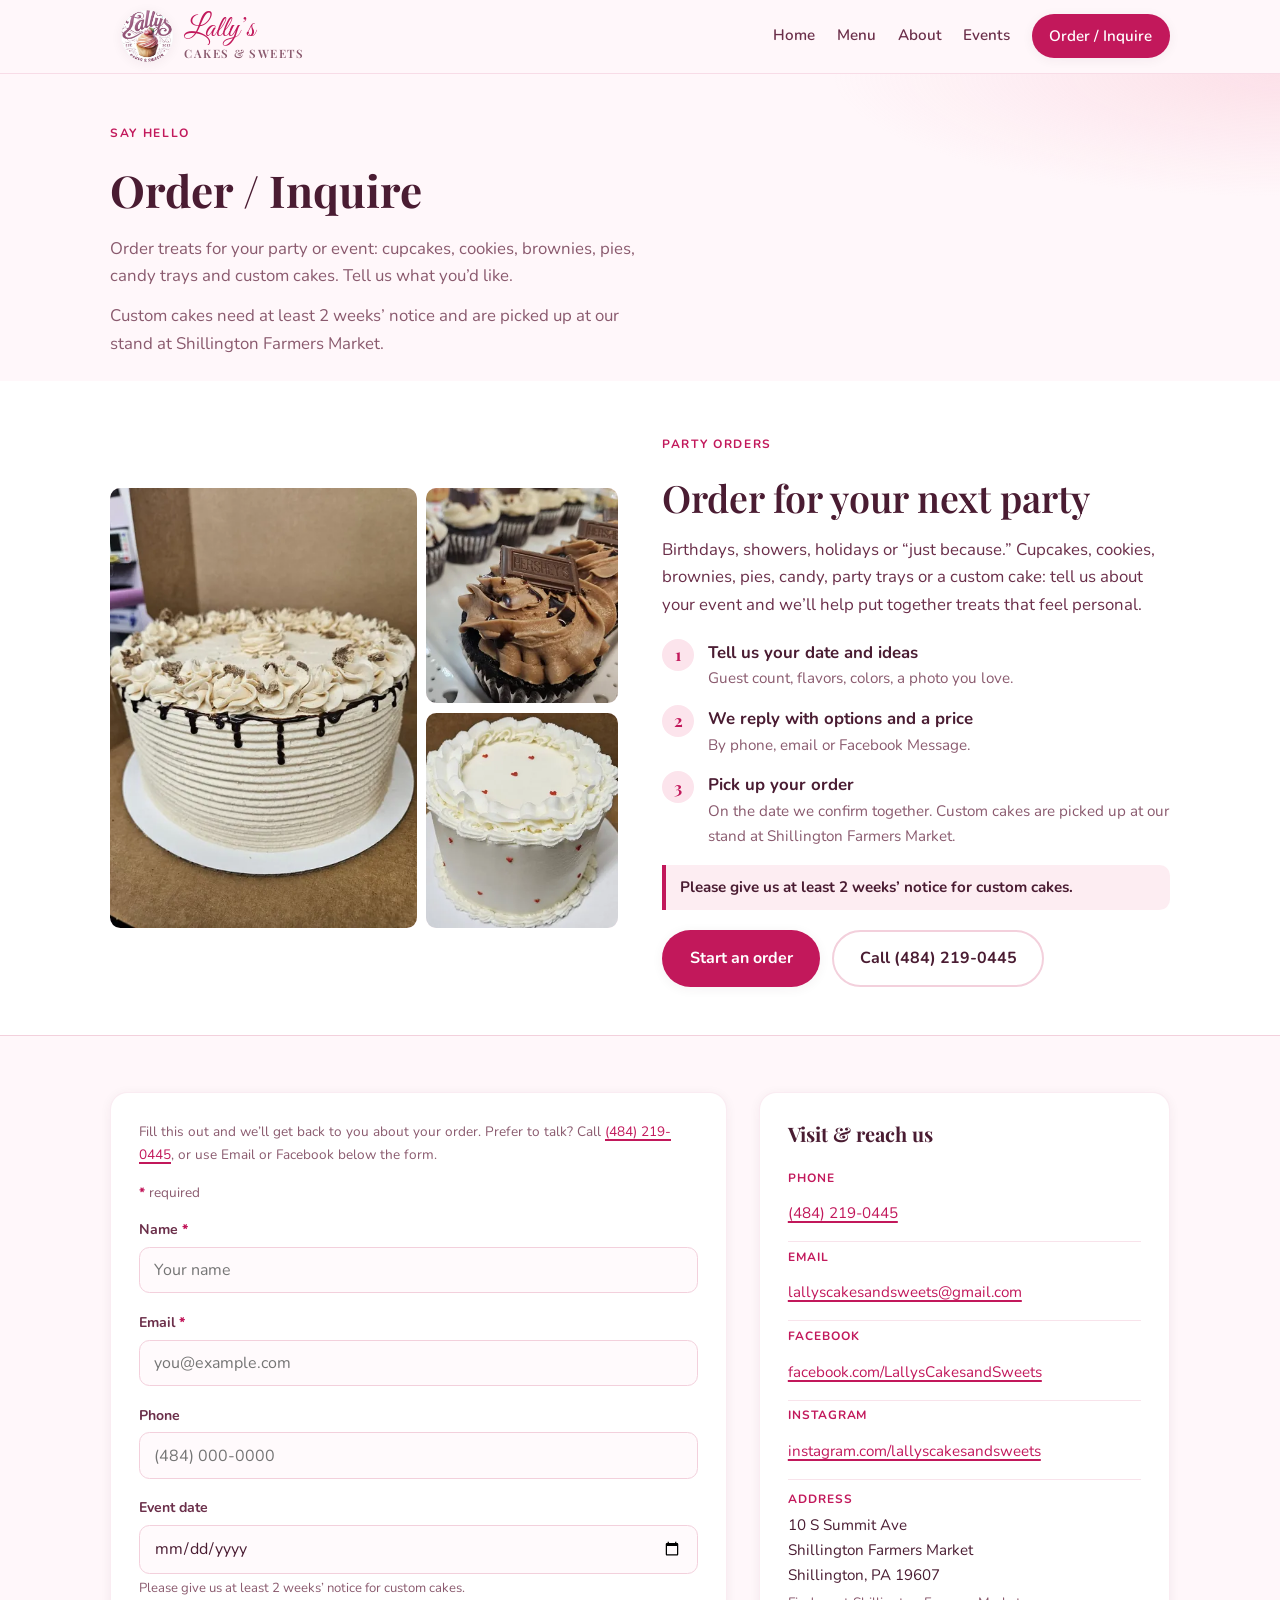
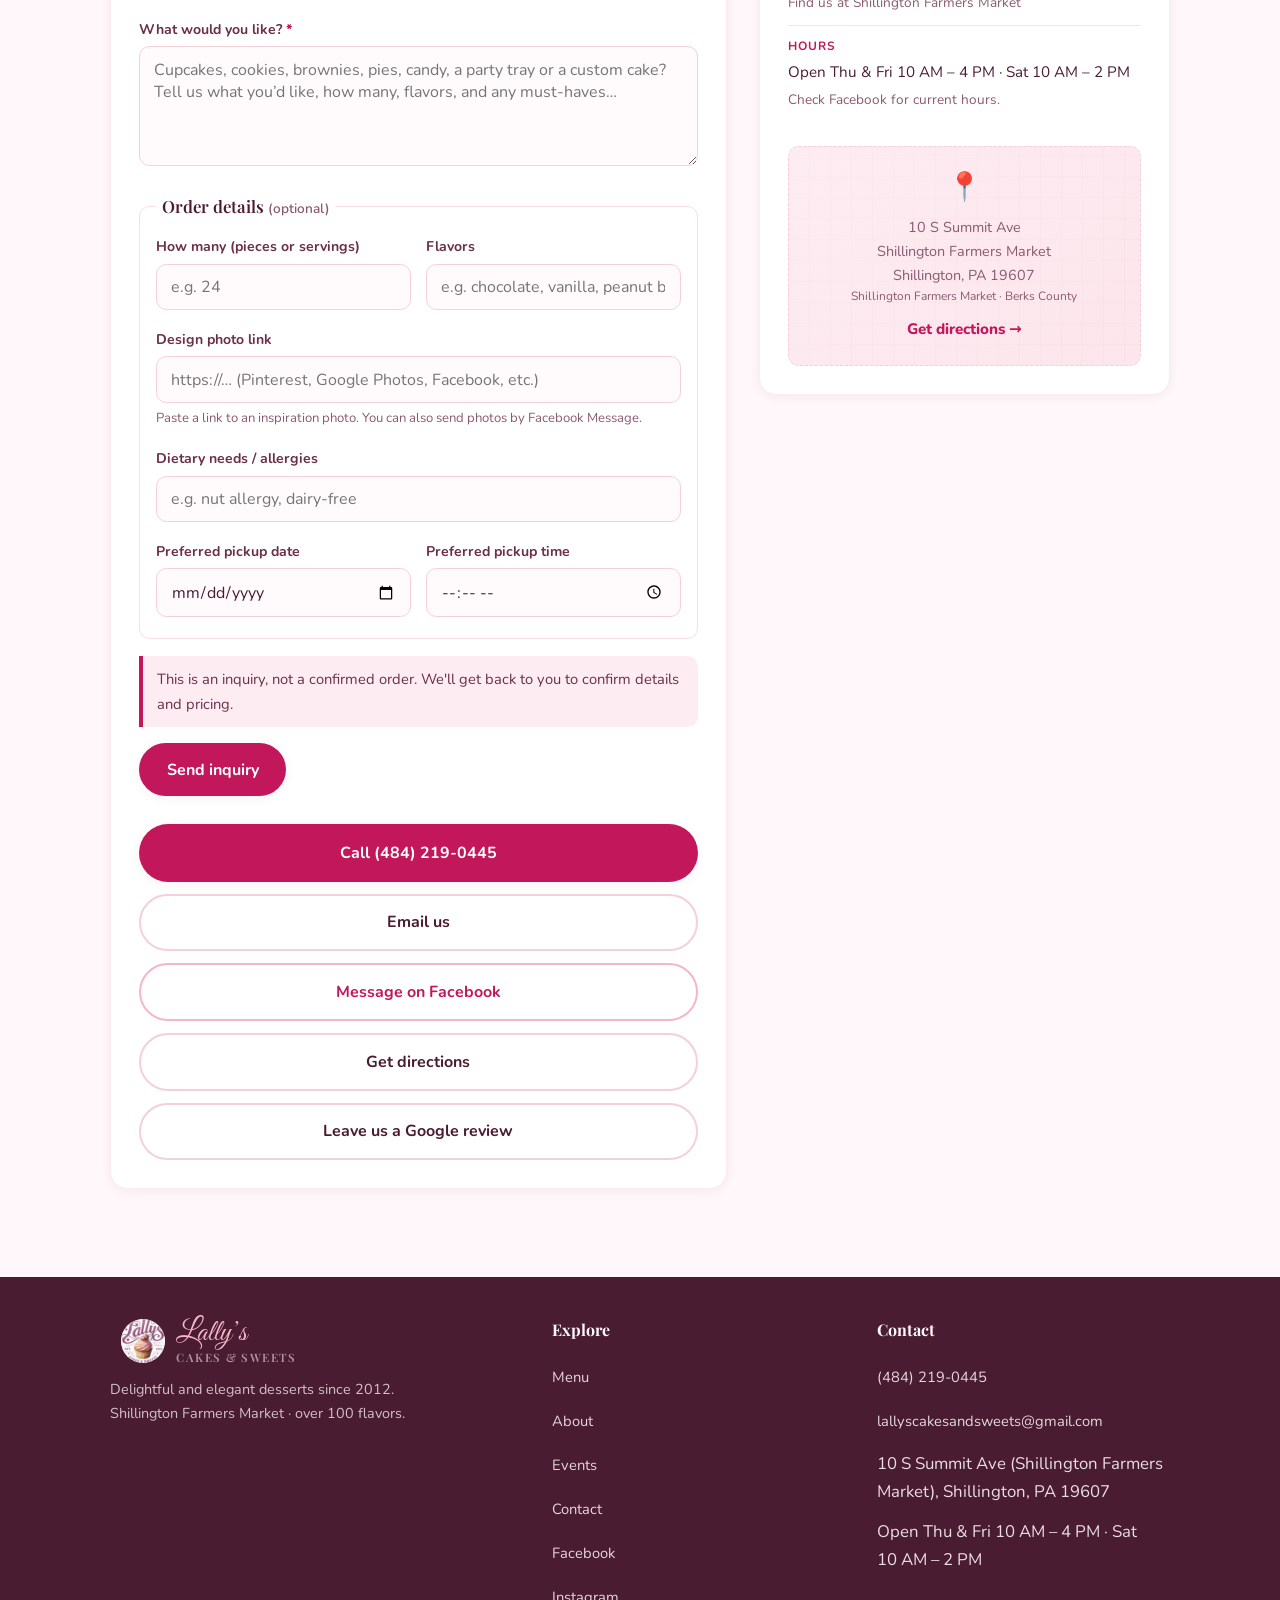
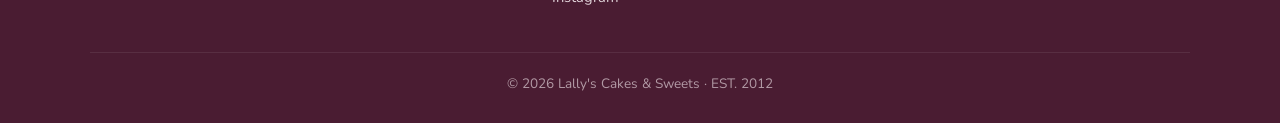
<file: contact.html>
<!DOCTYPE html>
<html lang="en">
<head>
  <meta charset="UTF-8" />
  <meta name="viewport" content="width=device-width, initial-scale=1" />
  <title>Contact | Lally's Cakes &amp; Sweets, Shillington PA</title>
  <meta name="description" content="Contact Lally's Cakes &amp; Sweets at Shillington Farmers Market. Call (484) 219-0445, email lallyscakesandsweets@gmail.com, or message on Facebook." />
  <link rel="canonical" href="https://lallyscakesandsweets.com/contact.html" />
  <meta property="og:type" content="website" />
  <meta property="og:site_name" content="Lally's Cakes &amp; Sweets" />
  <meta property="og:locale" content="en_US" />
  <meta property="og:url" content="https://lallyscakesandsweets.com/contact.html" />
  <meta property="og:title" content="Contact | Lally's Cakes &amp; Sweets, Shillington PA" />
  <meta property="og:description" content="Contact Lally's Cakes &amp; Sweets at Shillington Farmers Market. Call (484) 219-0445, email lallyscakesandsweets@gmail.com, or message on Facebook." />
  <meta property="og:image" content="https://lallyscakesandsweets.com/images/share/og-home.jpg" />
  <meta property="og:image:width" content="1200" />
  <meta property="og:image:height" content="630" />
  <meta property="og:image:alt" content="Lally's Cakes &amp; Sweets logo between photos of a celebration cake, cupcakes and scones" />
  <meta name="twitter:card" content="summary_large_image" />
  <link rel="icon" type="image/png" href="favicon.png" />
  <link rel="apple-touch-icon" href="apple-touch-icon.png" />
  <link rel="preconnect" href="https://fonts.googleapis.com" />
  <link rel="preconnect" href="https://fonts.gstatic.com" crossorigin />
  <link href="https://fonts.googleapis.com/css2?family=Great+Vibes&family=Nunito:wght@400;600;700;800&family=Playfair+Display:wght@500;600;700&display=swap" rel="stylesheet" />
  <link rel="stylesheet" href="styles.css" />
  <!-- priceRange is intentionally left out of this structured data until Devon confirms it. -->
  <script type="application/ld+json">
  {"@context":"https://schema.org","@type":"Bakery","name":"Lally's Cakes & Sweets","address":{"@type":"PostalAddress","streetAddress":"10 S Summit Ave","addressLocality":"Shillington","addressRegion":"PA","postalCode":"19607","addressCountry":"US"},"telephone":"+1-484-219-0445","url":"https://lallyscakesandsweets.com/","sameAs":["https://www.facebook.com/LallysCakesandSweets/","https://www.instagram.com/lallyscakesandsweets/"],"foundingDate":"2012","founder":{"@type":"Person","name":"Kimberly Lally"},"hasMap":"https://www.google.com/maps/place/?q=place_id:ChIJhWyQyOpxxokRwW1ss5cYshM","openingHoursSpecification":[{"@type":"OpeningHoursSpecification","dayOfWeek":["Thursday","Friday"],"opens":"10:00","closes":"16:00"},{"@type":"OpeningHoursSpecification","dayOfWeek":"Saturday","opens":"10:00","closes":"14:00"}]}
  </script>
</head>
<body class="has-action-bar">
  <a class="skip-link" href="#main">Skip to content</a>

  <header class="site-header">
    <div class="nav-inner">
      <a class="logo" href="index.html">
        <picture><source srcset="logo.webp" type="image/webp" /><img class="logo-img" src="logo.png" width="52" height="52" alt="Lally's Cakes &amp; Sweets logo" /></picture>
        <span class="logo-text">
          <span class="logo-script">Lally’s</span>
          <span class="logo-sub">Cakes &amp; Sweets</span>
        </span>
      </a>
      <button class="nav-toggle" type="button" aria-label="Open menu" aria-expanded="false" aria-controls="site-nav">☰</button>
      <ul class="nav-links" id="site-nav">
        <li><a href="index.html">Home</a></li>
        <li><a href="menu.html">Menu</a></li>
        <li><a href="about.html">About</a></li>
        <li><a href="events.html">Events</a></li>
        <li><a class="btn-nav" href="contact.html" aria-current="page">Order / Inquire</a></li>
      </ul>
    </div>
  </header>

  <main id="main">
    <div class="page-hero">
      <div class="wrap">
        <span class="eyebrow">Say hello</span>
        <h1>Order / Inquire</h1>
        <p>Order treats for your party or event: cupcakes, cookies, brownies, pies, candy trays and custom cakes. Tell us what you’d like.</p>
        <p class="page-hero-note">Custom cakes need at least 2 weeks’ notice and are picked up at our stand at Shillington Farmers Market.</p>
      </div>
    </div>

    <section class="cake-section cake-section-contact" id="custom-cakes" aria-labelledby="custom-cakes-title">
      <div class="wrap cake-grid">
        <div class="cake-gallery">
          <figure class="cake-photo cake-photo-main"><picture><source type="image/webp" srcset="images/cakes/peanut-butter-blast-cake-480.webp 480w, images/cakes/peanut-butter-blast-cake-960.webp 960w" sizes="(min-width: 801px) 330px, 60vw" /><img src="images/cakes/peanut-butter-blast-cake-480.jpg" srcset="images/cakes/peanut-butter-blast-cake-480.jpg 480w, images/cakes/peanut-butter-blast-cake-960.jpg 960w" sizes="(min-width: 801px) 330px, 60vw" width="480" height="640" decoding="async" alt="Round layer cake with ridged peanut butter frosting, piped rosettes and a chocolate drip, in an open bakery box" /></picture></figure>
          <figure class="cake-photo"><picture><source type="image/webp" srcset="images/menu/e-hershey-cupcakes-480.webp 480w, images/menu/e-hershey-cupcakes-960.webp 960w" sizes="(min-width: 801px) 210px, 40vw" /><img src="images/menu/e-hershey-cupcakes-480.jpg" srcset="images/menu/e-hershey-cupcakes-480.jpg 480w, images/menu/e-hershey-cupcakes-960.jpg 960w" sizes="(min-width: 801px) 210px, 40vw" width="480" height="360" decoding="async" alt="Chocolate cupcakes with chocolate frosting and Hershey’s pieces" /></picture></figure>
          <figure class="cake-photo"><picture><source type="image/webp" srcset="images/cakes/heart-cake-480.webp 480w, images/cakes/heart-cake-960.webp 960w" sizes="(min-width: 801px) 210px, 40vw" /><img src="images/cakes/heart-cake-480.jpg" srcset="images/cakes/heart-cake-480.jpg 480w, images/cakes/heart-cake-960.jpg 960w" sizes="(min-width: 801px) 210px, 40vw" width="480" height="360" decoding="async" alt="Small white frosted cake with ruffled piping and tiny red hearts, in an open bakery box" /></picture></figure>
        </div>
        <div class="cake-copy">
          <span class="eyebrow">Party orders</span>
          <h2 class="section-title" id="custom-cakes-title">Order for your next party</h2>
          <p class="cake-lead">Birthdays, showers, holidays or “just because.” Cupcakes, cookies, brownies, pies, candy, party trays or a custom cake: tell us about your event and we’ll help put together treats that feel personal.</p>
          <ol class="cake-steps">
            <li><span class="cake-step-n" aria-hidden="true">1</span><span><strong>Tell us your date and ideas</strong><span class="cake-step-t">Guest count, flavors, colors, a photo you love.</span></span></li>
            <li><span class="cake-step-n" aria-hidden="true">2</span><span><strong>We reply with options and a price</strong><span class="cake-step-t">By phone, email or Facebook Message.</span></span></li>
            <li><span class="cake-step-n" aria-hidden="true">3</span><span><strong>Pick up your order</strong><span class="cake-step-t">On the date we confirm together. Custom cakes are picked up at our stand at Shillington Farmers Market.</span></span></li>
          </ol>
          <p class="cake-notice">Please give us at least 2 weeks’ notice for custom cakes.</p>
          <div class="btn-row cake-actions">
            <a class="btn btn-primary" href="#inquire-form">Start an order</a>
            <a class="btn btn-secondary" href="tel:+14842190445">Call (484) 219-0445</a>
          </div>
        </div>
      </div>
    </section>

    <section class="section contact-form-section">
      <div class="wrap contact-layout">
        <div class="form-card">
          <div id="form-success" class="form-success" role="status" aria-live="polite"></div>
          <p class="form-hint">Fill this out and we’ll get back to you about your order. Prefer to talk? Call <a href="tel:+14842190445">(484) 219-0445</a>, or use Email or Facebook below the form.</p>
          <form id="inquire-form" action="https://formsubmit.co/ajax/lallyscakesandsweets@gmail.com" method="POST" novalidate>
            <input type="hidden" name="_subject" value="New inquiry — Lally's Cakes &amp; Sweets" />
            <input type="hidden" name="_template" value="box" />
            <input type="hidden" name="_captcha" value="false" />
            <div class="form-hp" aria-hidden="true">
              <label for="hp-website">Leave this field empty</label>
              <input type="text" id="hp-website" name="_honey" value="" tabindex="-1" autocomplete="off" />
            </div>
            <p class="form-required-note"><span class="req" aria-hidden="true">*</span> required</p>
            <div class="form-group">
              <label for="name">Name <span class="req" aria-hidden="true">*</span></label>
              <input type="text" id="name" name="Name" autocomplete="name" required aria-required="true" placeholder="Your name" />
            </div>
            <div class="form-group">
              <label for="email">Email <span class="req" aria-hidden="true">*</span></label>
              <input type="email" id="email" name="Email" autocomplete="email" required aria-required="true" placeholder="you@example.com" />
            </div>
            <div class="form-group">
              <label for="phone">Phone</label>
              <input type="tel" id="phone" name="Phone" autocomplete="tel" placeholder="(484) 000-0000" />
            </div>
            <div class="form-group">
              <label for="event-date">Event date</label>
              <input type="date" id="event-date" name="Event date" data-min-days="14" aria-describedby="event-date-hint event-date-error" />
              <p class="form-field-hint" id="event-date-hint">Please give us at least 2 weeks’ notice for custom cakes.</p>
              <p class="form-field-error" id="event-date-error" hidden></p>
            </div>
            <div class="form-group">
              <label for="message">What would you like? <span class="req" aria-hidden="true">*</span></label>
              <textarea id="message" name="Message" required aria-required="true" placeholder="Cupcakes, cookies, brownies, pies, candy, a party tray or a custom cake? Tell us what you’d like, how many, flavors, and any must-haves…"></textarea>
            </div>
            <fieldset class="form-optional">
              <legend>Order details <span class="form-optional-tag">(optional)</span></legend>
              <div class="form-row">
                <div class="form-group">
                  <label for="servings">How many (pieces or servings)</label>
                  <input type="number" id="servings" name="Number of servings" min="1" step="1" inputmode="numeric" placeholder="e.g. 24" />
                </div>
                <div class="form-group">
                  <label for="flavors">Flavors</label>
                  <input type="text" id="flavors" name="Flavors" placeholder="e.g. chocolate, vanilla, peanut butter" />
                </div>
              </div>
              <div class="form-group">
                <label for="design-link">Design photo link</label>
                <input type="url" id="design-link" name="Design photo link" inputmode="url" placeholder="https://… (Pinterest, Google Photos, Facebook, etc.)" />
                <p class="form-field-hint">Paste a link to an inspiration photo. You can also send photos by Facebook Message.</p>
              </div>
              <div class="form-group">
                <label for="dietary">Dietary needs / allergies</label>
                <input type="text" id="dietary" name="Dietary needs / allergies" placeholder="e.g. nut allergy, dairy-free" />
              </div>
              <div class="form-row">
                <div class="form-group">
                  <label for="pickup-date">Preferred pickup date</label>
                  <input type="date" id="pickup-date" name="Preferred pickup date" data-min-days="14" aria-describedby="pickup-date-error" />
                  <p class="form-field-error" id="pickup-date-error" hidden></p>
                </div>
                <div class="form-group">
                  <label for="pickup-time">Preferred pickup time</label>
                  <input type="time" id="pickup-time" name="Preferred pickup time" />
                </div>
              </div>
            </fieldset>
            <p class="form-inquiry-note">This is an inquiry, not a confirmed order. We'll get back to you to confirm details and pricing.</p>
            <button type="submit" class="btn btn-primary">Send inquiry</button>
          </form>

          <div class="contact-ctas contact-ctas-after">
            <a class="btn btn-primary" href="tel:+14842190445">Call (484) 219-0445</a>
            <a class="btn btn-secondary" href="mailto:lallyscakesandsweets@gmail.com">Email us</a>
            <a class="btn btn-facebook" href="https://m.me/LallysCakesandSweets" target="_blank" rel="noopener noreferrer">Message on Facebook</a>
            <a class="btn btn-secondary" href="https://www.google.com/maps/dir/?api=1&amp;destination=Lallys%20Cakes%20And%20Sweets%2C%2010%20S%20Summit%20Ave%2C%20Shillington%2C%20PA%2019607&amp;destination_place_id=ChIJhWyQyOpxxokRwW1ss5cYshM" target="_blank" rel="noopener">Get directions</a>
            <a class="btn btn-secondary" href="https://search.google.com/local/writereview?placeid=ChIJhWyQyOpxxokRwW1ss5cYshM" target="_blank" rel="noopener">Leave us a Google review</a>
          </div>
        </div>

        <aside class="info-card">
          <h2 class="info-card-title">Visit &amp; reach us</h2>
          <ul class="info-list">
            <li>
              <strong>Phone</strong>
              <a href="tel:+14842190445">(484) 219-0445</a>
            </li>
            <li>
              <strong>Email</strong>
              <a href="mailto:lallyscakesandsweets@gmail.com">lallyscakesandsweets@gmail.com</a>
            </li>
            <li>
              <strong>Facebook</strong>
              <a href="https://www.facebook.com/LallysCakesandSweets/" target="_blank" rel="noopener noreferrer">facebook.com/LallysCakesandSweets</a>
            </li>
            <li>
              <strong>Instagram</strong>
              <a href="https://www.instagram.com/lallyscakesandsweets/" target="_blank" rel="noopener">instagram.com/lallyscakesandsweets</a>
            </li>
            <li>
              <strong>Address</strong>
              10 S Summit Ave<br />
              Shillington Farmers Market<br />
              Shillington, PA 19607<br />
              <span style="display:block;font-size:0.85rem;color:var(--muted);margin-top:0.25rem;">Find us at Shillington Farmers Market</span>
            </li>
            <li>
              <strong>Hours</strong>
              Open Thu &amp; Fri 10&nbsp;AM – 4&nbsp;PM · Sat 10&nbsp;AM – 2&nbsp;PM<br />
              <span style="display:block;font-size:0.85rem;color:var(--muted);margin-top:0.25rem;">Check Facebook for current hours.</span>
            </li>
          </ul>

          <a class="map-placeholder map-link" href="https://www.google.com/maps/dir/?api=1&amp;destination=Lallys%20Cakes%20And%20Sweets%2C%2010%20S%20Summit%20Ave%2C%20Shillington%2C%20PA%2019607&amp;destination_place_id=ChIJhWyQyOpxxokRwW1ss5cYshM" target="_blank" rel="noopener" aria-label="Get directions to Shillington Farmers Market, 10 S Summit Ave, Shillington, PA 19607 (opens Google Maps in a new tab)">
            <span aria-hidden="true">📍</span>
            10 S Summit Ave<br />
            Shillington Farmers Market<br />
            Shillington, PA 19607<br />
            <small>Shillington Farmers Market · Berks County</small>
            <span class="map-link-cta">Get directions →</span>
          </a>
        </aside>
      </div>
    </section>
  </main>

  <footer class="site-footer">
    <div class="footer-inner">
      <div class="footer-brand">
        <div class="logo">
          <picture><source srcset="logo.webp" type="image/webp" /><img class="logo-img" src="logo.png" width="44" height="44" alt="" /></picture>
          <span class="logo-text">
            <span class="logo-script">Lally’s</span>
            <span class="logo-sub">Cakes &amp; Sweets</span>
          </span>
        </div>
        <p>Delightful and elegant desserts since 2012. Shillington Farmers Market · over 100 flavors.</p>
      </div>
      <div class="footer-col">
        <h4>Explore</h4>
        <ul>
          <li><a href="menu.html">Menu</a></li>
          <li><a href="about.html">About</a></li>
          <li><a href="events.html">Events</a></li>
          <li><a href="contact.html">Contact</a></li>
          <li><a href="https://www.facebook.com/LallysCakesandSweets/" target="_blank" rel="noopener noreferrer">Facebook</a></li>
          <li><a href="https://www.instagram.com/lallyscakesandsweets/" target="_blank" rel="noopener">Instagram</a></li>
        </ul>
      </div>
      <div class="footer-col">
        <h4>Contact</h4>
        <ul>
          <li><a href="tel:+14842190445">(484) 219-0445</a></li>
          <li><a href="mailto:lallyscakesandsweets@gmail.com">lallyscakesandsweets@gmail.com</a></li>
          <li>10 S Summit Ave (Shillington Farmers Market), Shillington, PA 19607</li>
          <li>Open Thu &amp; Fri 10&nbsp;AM – 4&nbsp;PM · Sat 10&nbsp;AM – 2&nbsp;PM</li>
        </ul>
      </div>
    </div>
    <div class="footer-bottom">© 2026 Lally's Cakes &amp; Sweets · EST. 2012</div>
  </footer>

  <nav class="mobile-action-bar" aria-label="Quick actions">
    <a class="mobile-action mobile-action-call" href="tel:+14842190445"><svg aria-hidden="true" viewBox="0 0 24 24" width="18" height="18"><path fill="currentColor" d="M6.6 10.8a15.1 15.1 0 0 0 6.6 6.6l2.2-2.2a1 1 0 0 1 1-.25 11.4 11.4 0 0 0 3.6.57 1 1 0 0 1 1 1V20a1 1 0 0 1-1 1A17 17 0 0 1 3 4a1 1 0 0 1 1-1h3.5a1 1 0 0 1 1 1c0 1.25.2 2.45.57 3.6a1 1 0 0 1-.25 1z"/></svg>Call</a>
    <a class="mobile-action mobile-action-directions" href="https://www.google.com/maps/dir/?api=1&amp;destination=Lallys%20Cakes%20And%20Sweets%2C%2010%20S%20Summit%20Ave%2C%20Shillington%2C%20PA%2019607&amp;destination_place_id=ChIJhWyQyOpxxokRwW1ss5cYshM" target="_blank" rel="noopener"><svg aria-hidden="true" viewBox="0 0 24 24" width="18" height="18"><path fill="currentColor" d="M12 2a7 7 0 0 0-7 7c0 5.25 7 13 7 13s7-7.75 7-13a7 7 0 0 0-7-7zm0 9.5A2.5 2.5 0 1 1 12 6.5a2.5 2.5 0 0 1 0 5z"/></svg>Directions</a>
    <a class="mobile-action mobile-action-order" href="contact.html#inquire-form"><svg aria-hidden="true" viewBox="0 0 24 24" width="18" height="18"><path fill="currentColor" d="M3 17.25V21h3.75L17.81 9.94l-3.75-3.75L3 17.25zM20.71 7.04a1 1 0 0 0 0-1.41l-2.34-2.34a1 1 0 0 0-1.41 0l-1.83 1.83 3.75 3.75 1.83-1.83z"/></svg>Order</a>
  </nav>

  <script src="script.js"></script>
</body>
</html>
</file>
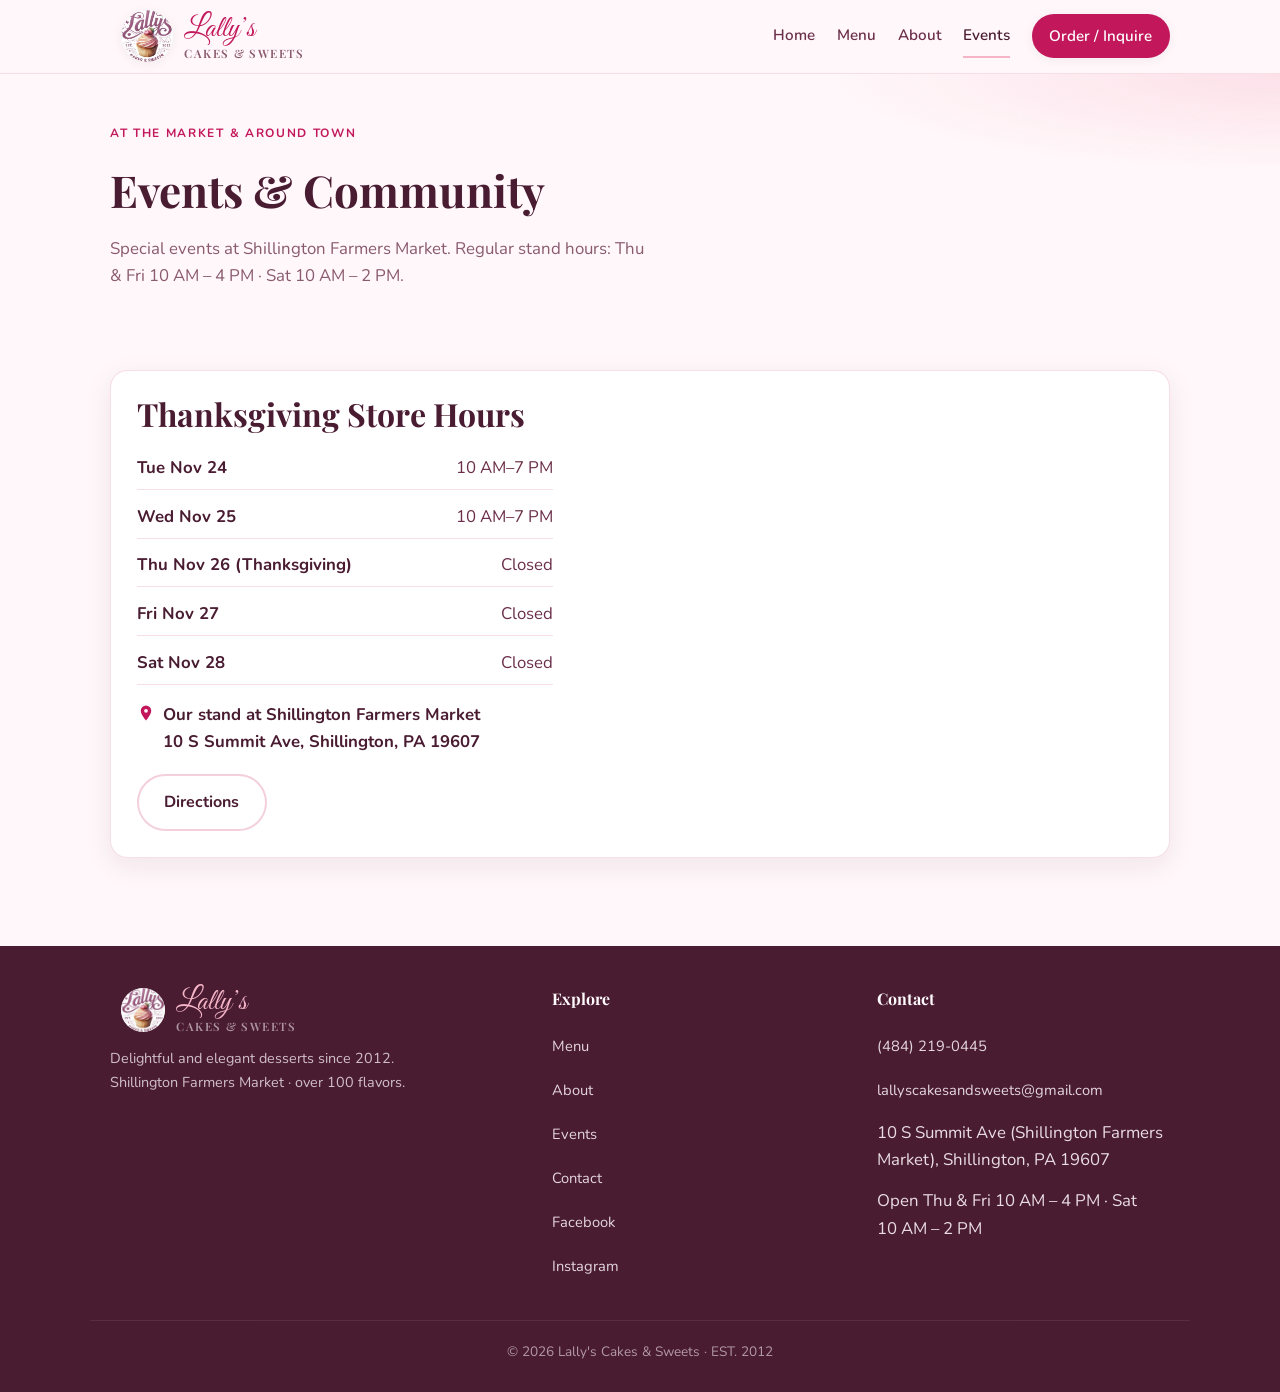
<file: events.html>
<!DOCTYPE html>
<html lang="en">
<head>
  <meta charset="UTF-8" />
  <meta name="viewport" content="width=device-width, initial-scale=1" />
  <title>Events &amp; Community | Lally's Cakes &amp; Sweets, Shillington PA</title>
  <meta name="description" content="Upcoming events from Lally's Cakes &amp; Sweets at Shillington Farmers Market, 10 S Summit Ave, Shillington PA, with dates, times, and directions." />
  <link rel="canonical" href="https://lallyscakesandsweets.com/events.html" />
  <meta property="og:type" content="website" />
  <meta property="og:site_name" content="Lally's Cakes &amp; Sweets" />
  <meta property="og:locale" content="en_US" />
  <meta property="og:url" content="https://lallyscakesandsweets.com/events.html" />
  <meta property="og:title" content="Events &amp; Community | Lally's Cakes &amp; Sweets, Shillington PA" />
  <meta property="og:description" content="Upcoming events from Lally's Cakes &amp; Sweets at Shillington Farmers Market, 10 S Summit Ave, Shillington PA, with dates, times, and directions." />
  <meta property="og:image" content="https://lallyscakesandsweets.com/images/share/og-events.jpg" />
  <meta property="og:image:width" content="1200" />
  <meta property="og:image:height" content="630" />
  <meta property="og:image:alt" content="Halloween illustration of kids in costumes trick-or-treating from decorated car trunks" />
  <meta name="twitter:card" content="summary_large_image" />
  <link rel="icon" type="image/png" href="favicon.png" />
  <link rel="apple-touch-icon" href="apple-touch-icon.png" />
  <link rel="preconnect" href="https://fonts.googleapis.com" />
  <link rel="preconnect" href="https://fonts.gstatic.com" crossorigin />
  <link href="https://fonts.googleapis.com/css2?family=Great+Vibes&family=Nunito:wght@400;600;700;800&family=Playfair+Display:wght@500;600;700&display=swap" rel="stylesheet" />
  <link rel="stylesheet" href="styles.css" />
  <!-- EVENTS:JSONLD:START --><!-- EVENTS:JSONLD:END -->
</head>
<body class="has-action-bar">
  <a class="skip-link" href="#main">Skip to content</a>

  <header class="site-header">
    <div class="nav-inner">
      <a class="logo" href="index.html">
        <picture><source srcset="logo.webp" type="image/webp" /><img class="logo-img" src="logo.png" width="52" height="52" alt="Lally's Cakes &amp; Sweets logo" /></picture>
        <span class="logo-text">
          <span class="logo-script">Lally’s</span>
          <span class="logo-sub">Cakes &amp; Sweets</span>
        </span>
      </a>
      <button class="nav-toggle" type="button" aria-label="Open menu" aria-expanded="false" aria-controls="site-nav">☰</button>
      <ul class="nav-links" id="site-nav">
        <li><a href="index.html">Home</a></li>
        <li><a href="menu.html">Menu</a></li>
        <li><a href="about.html">About</a></li>
        <li><a href="events.html" aria-current="page">Events</a></li>
        <li><a class="btn-nav" href="contact.html">Order / Inquire</a></li>
      </ul>
    </div>
  </header>

  <main id="main">
    <div class="page-hero">
      <div class="wrap">
        <span class="eyebrow">At the market &amp; around town</span>
        <h1>Events &amp; Community</h1>
        <p>Special events at Shillington Farmers Market. Regular stand hours: Thu &amp; Fri 10&nbsp;AM – 4&nbsp;PM · Sat 10&nbsp;AM – 2&nbsp;PM.</p>
      </div>
    </div>

    <section class="section events-section">
      <div class="wrap">
        <div class="event-list">
          <!-- EVENTS:LIST:START -->
          <article class="event-card event-card-notice" id="thanksgiving-hours-2026">
            <div class="event-body">
              <h2 class="event-title">Thanksgiving Store Hours</h2>
              <dl class="notice-hours">
                <div class="notice-hours-row"><dt>Tue Nov 24</dt><dd>10 AM–7 PM</dd></div>
                <div class="notice-hours-row"><dt>Wed Nov 25</dt><dd>10 AM–7 PM</dd></div>
                <div class="notice-hours-row"><dt>Thu Nov 26 (Thanksgiving)</dt><dd>Closed</dd></div>
                <div class="notice-hours-row"><dt>Fri Nov 27</dt><dd>Closed</dd></div>
                <div class="notice-hours-row"><dt>Sat Nov 28</dt><dd>Closed</dd></div>
              </dl>
              <ul class="event-meta">
                <li><svg aria-hidden="true" viewBox="0 0 24 24" width="18" height="18"><path fill="currentColor" d="M12 2a7 7 0 0 0-7 7c0 5.25 7 13 7 13s7-7.75 7-13a7 7 0 0 0-7-7zm0 9.5A2.5 2.5 0 1 1 12 6.5a2.5 2.5 0 0 1 0 5z"/></svg><span>Our stand at Shillington Farmers Market<br />10 S Summit Ave, Shillington, PA 19607</span></li>
              </ul>
              <div class="event-actions">
                <a class="btn btn-secondary" href="https://www.google.com/maps/dir/?api=1&amp;destination=Lallys%20Cakes%20And%20Sweets%2C%2010%20S%20Summit%20Ave%2C%20Shillington%2C%20PA%2019607&amp;destination_place_id=ChIJhWyQyOpxxokRwW1ss5cYshM" target="_blank" rel="noopener">Directions</a>
              </div>
            </div>
          </article>
          <!-- EVENTS:LIST:END -->
        </div>
      </div>
    </section>
  </main>

  <footer class="site-footer">
    <div class="footer-inner">
      <div class="footer-brand">
        <div class="logo">
          <picture><source srcset="logo.webp" type="image/webp" /><img class="logo-img" src="logo.png" width="44" height="44" alt="" /></picture>
          <span class="logo-text">
            <span class="logo-script">Lally’s</span>
            <span class="logo-sub">Cakes &amp; Sweets</span>
          </span>
        </div>
        <p>Delightful and elegant desserts since 2012. Shillington Farmers Market · over 100 flavors.</p>
      </div>
      <div class="footer-col">
        <h4>Explore</h4>
        <ul>
          <li><a href="menu.html">Menu</a></li>
          <li><a href="about.html">About</a></li>
          <li><a href="events.html">Events</a></li>
          <li><a href="contact.html">Contact</a></li>
          <li><a href="https://www.facebook.com/LallysCakesandSweets/" target="_blank" rel="noopener noreferrer">Facebook</a></li>
          <li><a href="https://www.instagram.com/lallyscakesandsweets/" target="_blank" rel="noopener">Instagram</a></li>
        </ul>
      </div>
      <div class="footer-col">
        <h4>Contact</h4>
        <ul>
          <li><a href="tel:+14842190445">(484) 219-0445</a></li>
          <li><a href="mailto:lallyscakesandsweets@gmail.com">lallyscakesandsweets@gmail.com</a></li>
          <li>10 S Summit Ave (Shillington Farmers Market), Shillington, PA 19607</li>
          <li>Open Thu &amp; Fri 10&nbsp;AM – 4&nbsp;PM · Sat 10&nbsp;AM – 2&nbsp;PM</li>
        </ul>
      </div>
    </div>
    <div class="footer-bottom">© 2026 Lally's Cakes &amp; Sweets · EST. 2012</div>
  </footer>

  <nav class="mobile-action-bar" aria-label="Quick actions">
    <a class="mobile-action mobile-action-call" href="tel:+14842190445"><svg aria-hidden="true" viewBox="0 0 24 24" width="18" height="18"><path fill="currentColor" d="M6.6 10.8a15.1 15.1 0 0 0 6.6 6.6l2.2-2.2a1 1 0 0 1 1-.25 11.4 11.4 0 0 0 3.6.57 1 1 0 0 1 1 1V20a1 1 0 0 1-1 1A17 17 0 0 1 3 4a1 1 0 0 1 1-1h3.5a1 1 0 0 1 1 1c0 1.25.2 2.45.57 3.6a1 1 0 0 1-.25 1z"/></svg>Call</a>
    <a class="mobile-action mobile-action-directions" href="https://www.google.com/maps/dir/?api=1&amp;destination=Lallys%20Cakes%20And%20Sweets%2C%2010%20S%20Summit%20Ave%2C%20Shillington%2C%20PA%2019607&amp;destination_place_id=ChIJhWyQyOpxxokRwW1ss5cYshM" target="_blank" rel="noopener"><svg aria-hidden="true" viewBox="0 0 24 24" width="18" height="18"><path fill="currentColor" d="M12 2a7 7 0 0 0-7 7c0 5.25 7 13 7 13s7-7.75 7-13a7 7 0 0 0-7-7zm0 9.5A2.5 2.5 0 1 1 12 6.5a2.5 2.5 0 0 1 0 5z"/></svg>Directions</a>
    <a class="mobile-action mobile-action-order" href="contact.html#inquire-form"><svg aria-hidden="true" viewBox="0 0 24 24" width="18" height="18"><path fill="currentColor" d="M3 17.25V21h3.75L17.81 9.94l-3.75-3.75L3 17.25zM20.71 7.04a1 1 0 0 0 0-1.41l-2.34-2.34a1 1 0 0 0-1.41 0l-1.83 1.83 3.75 3.75 1.83-1.83z"/></svg>Order</a>
  </nav>

  <script src="script.js"></script>
</body>
</html>
</file>
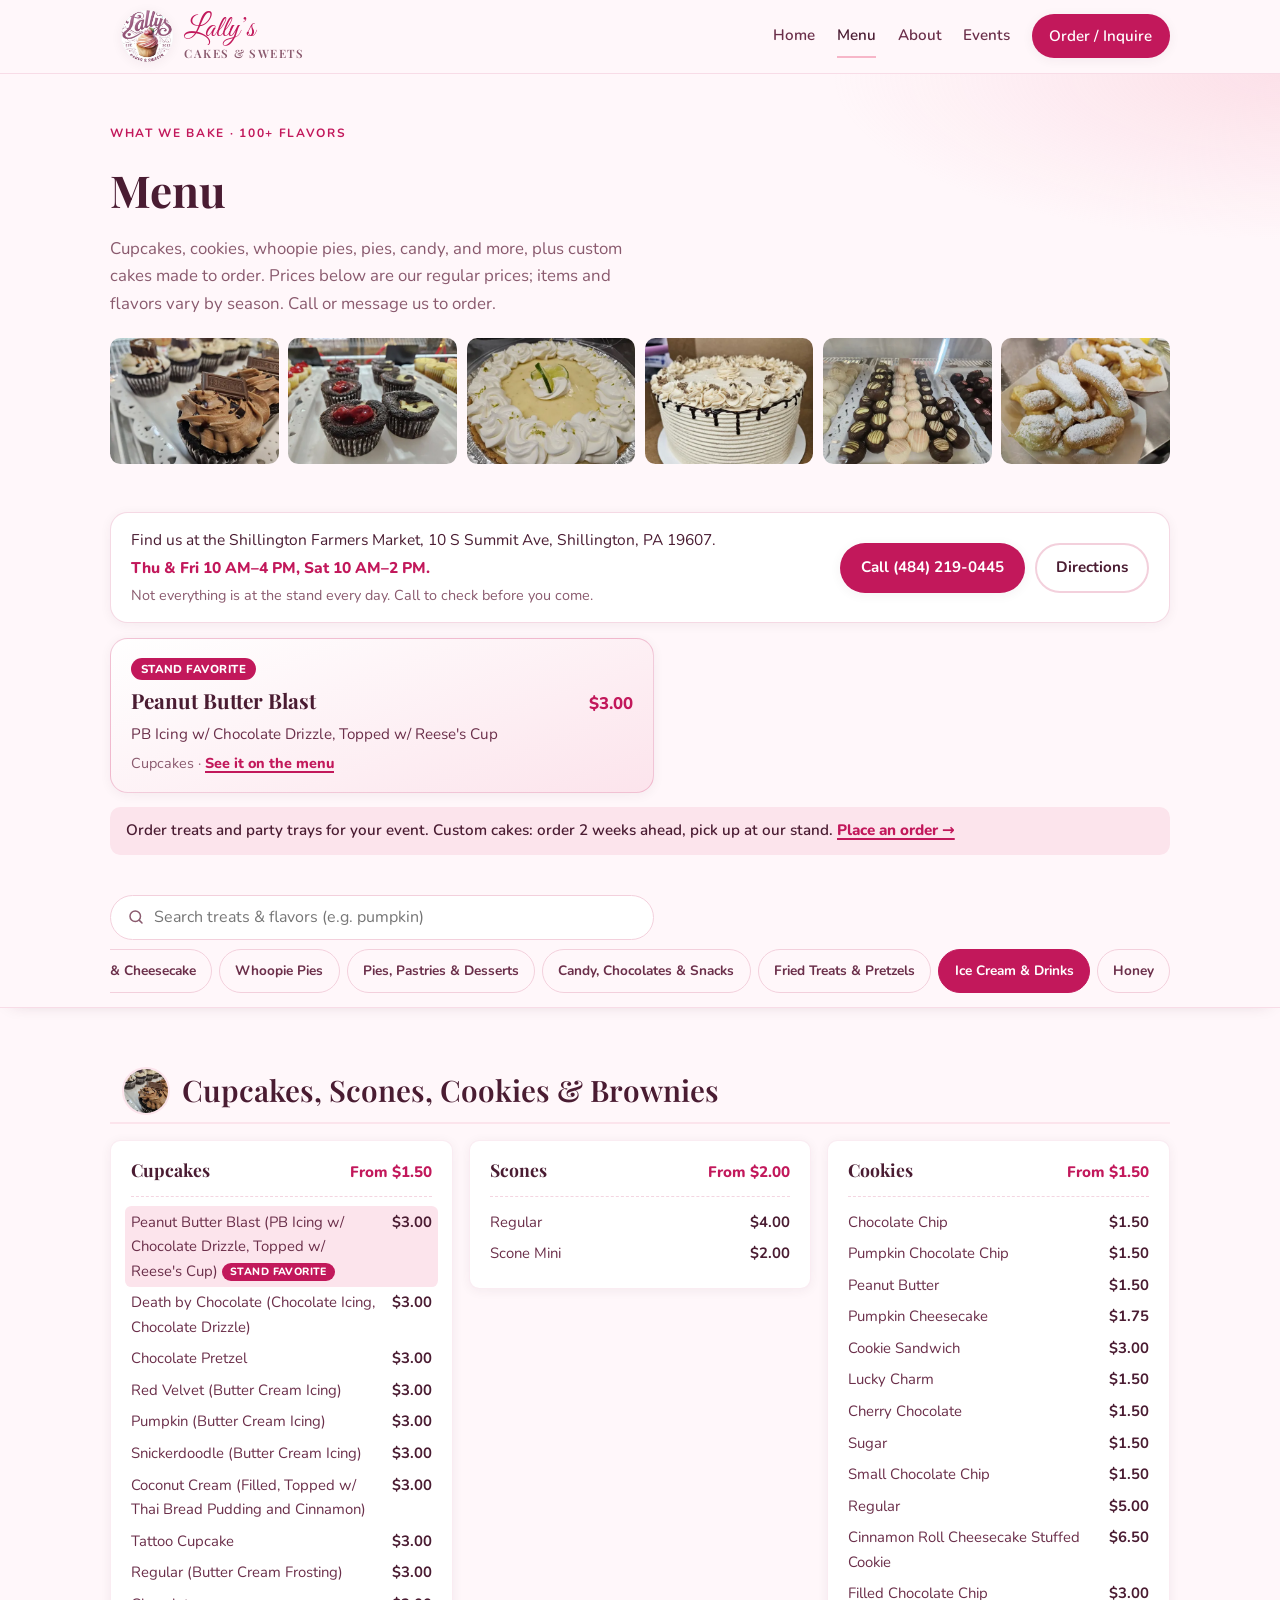
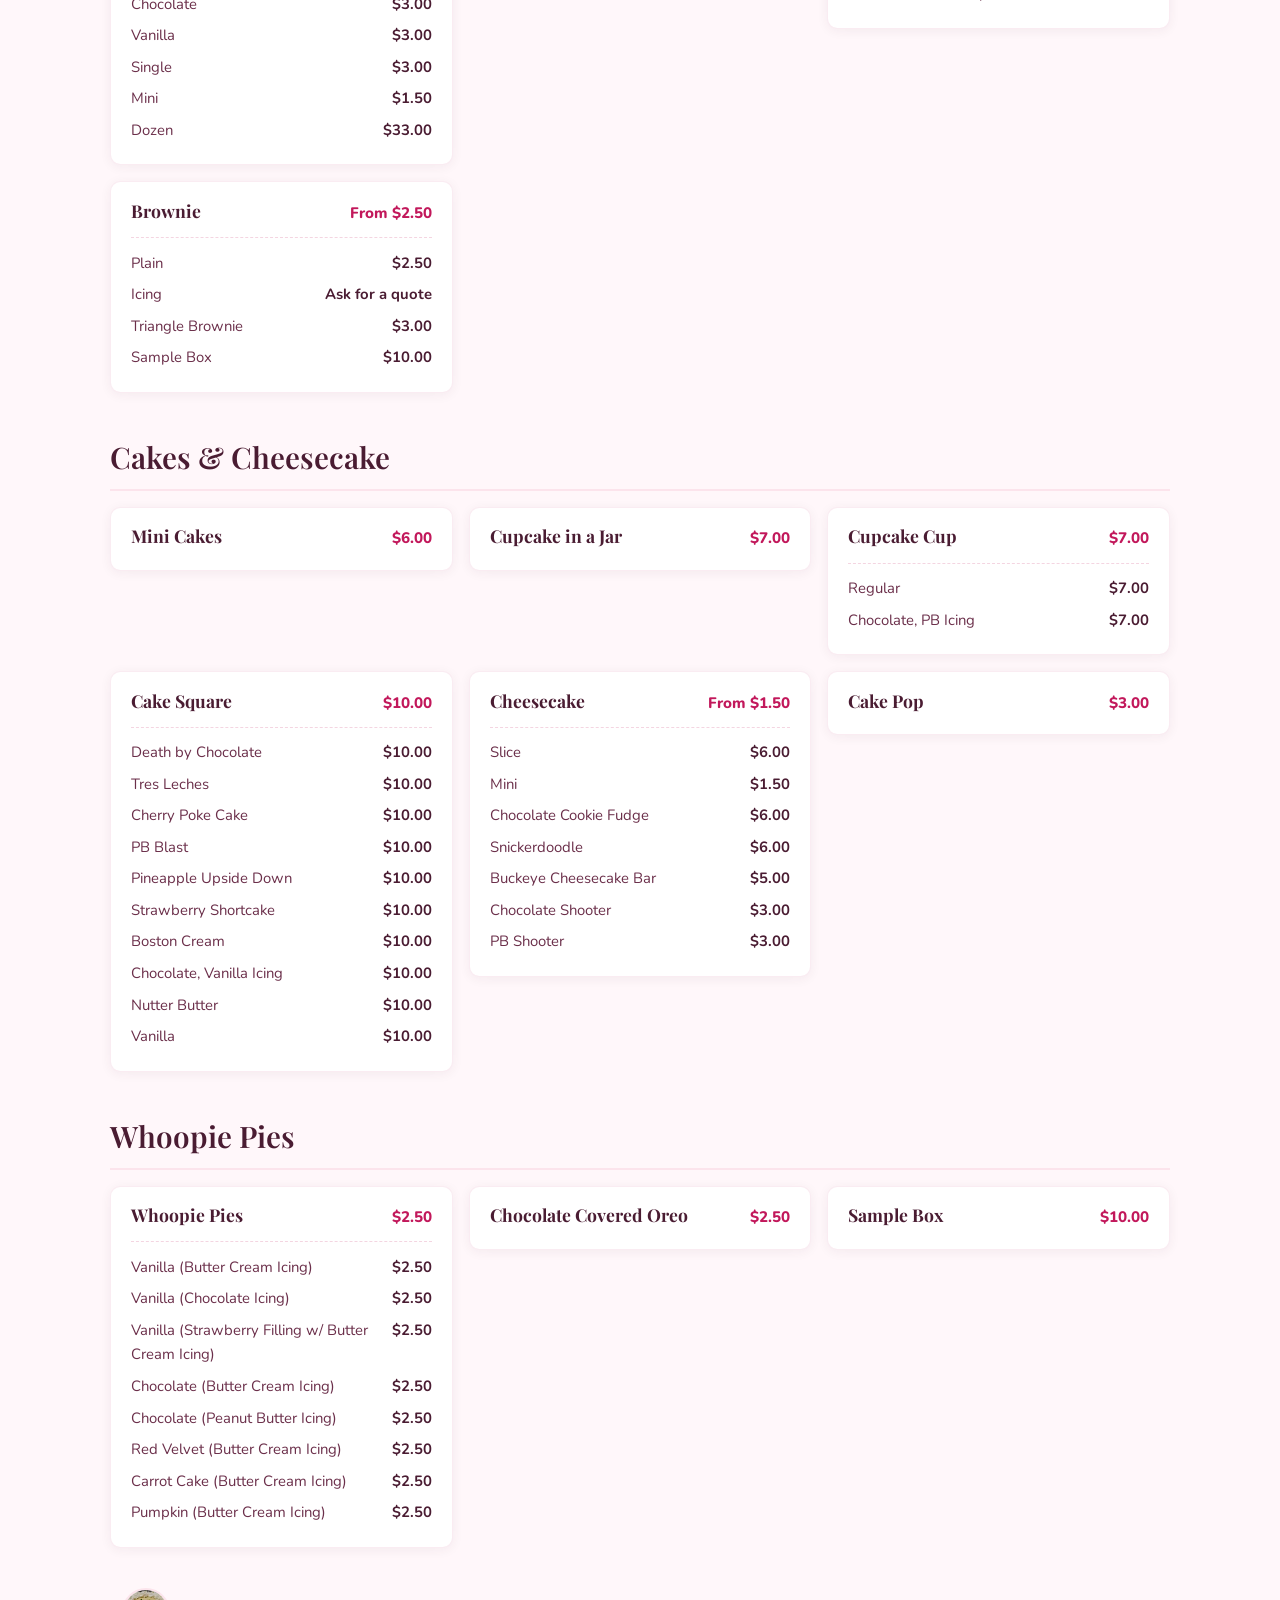
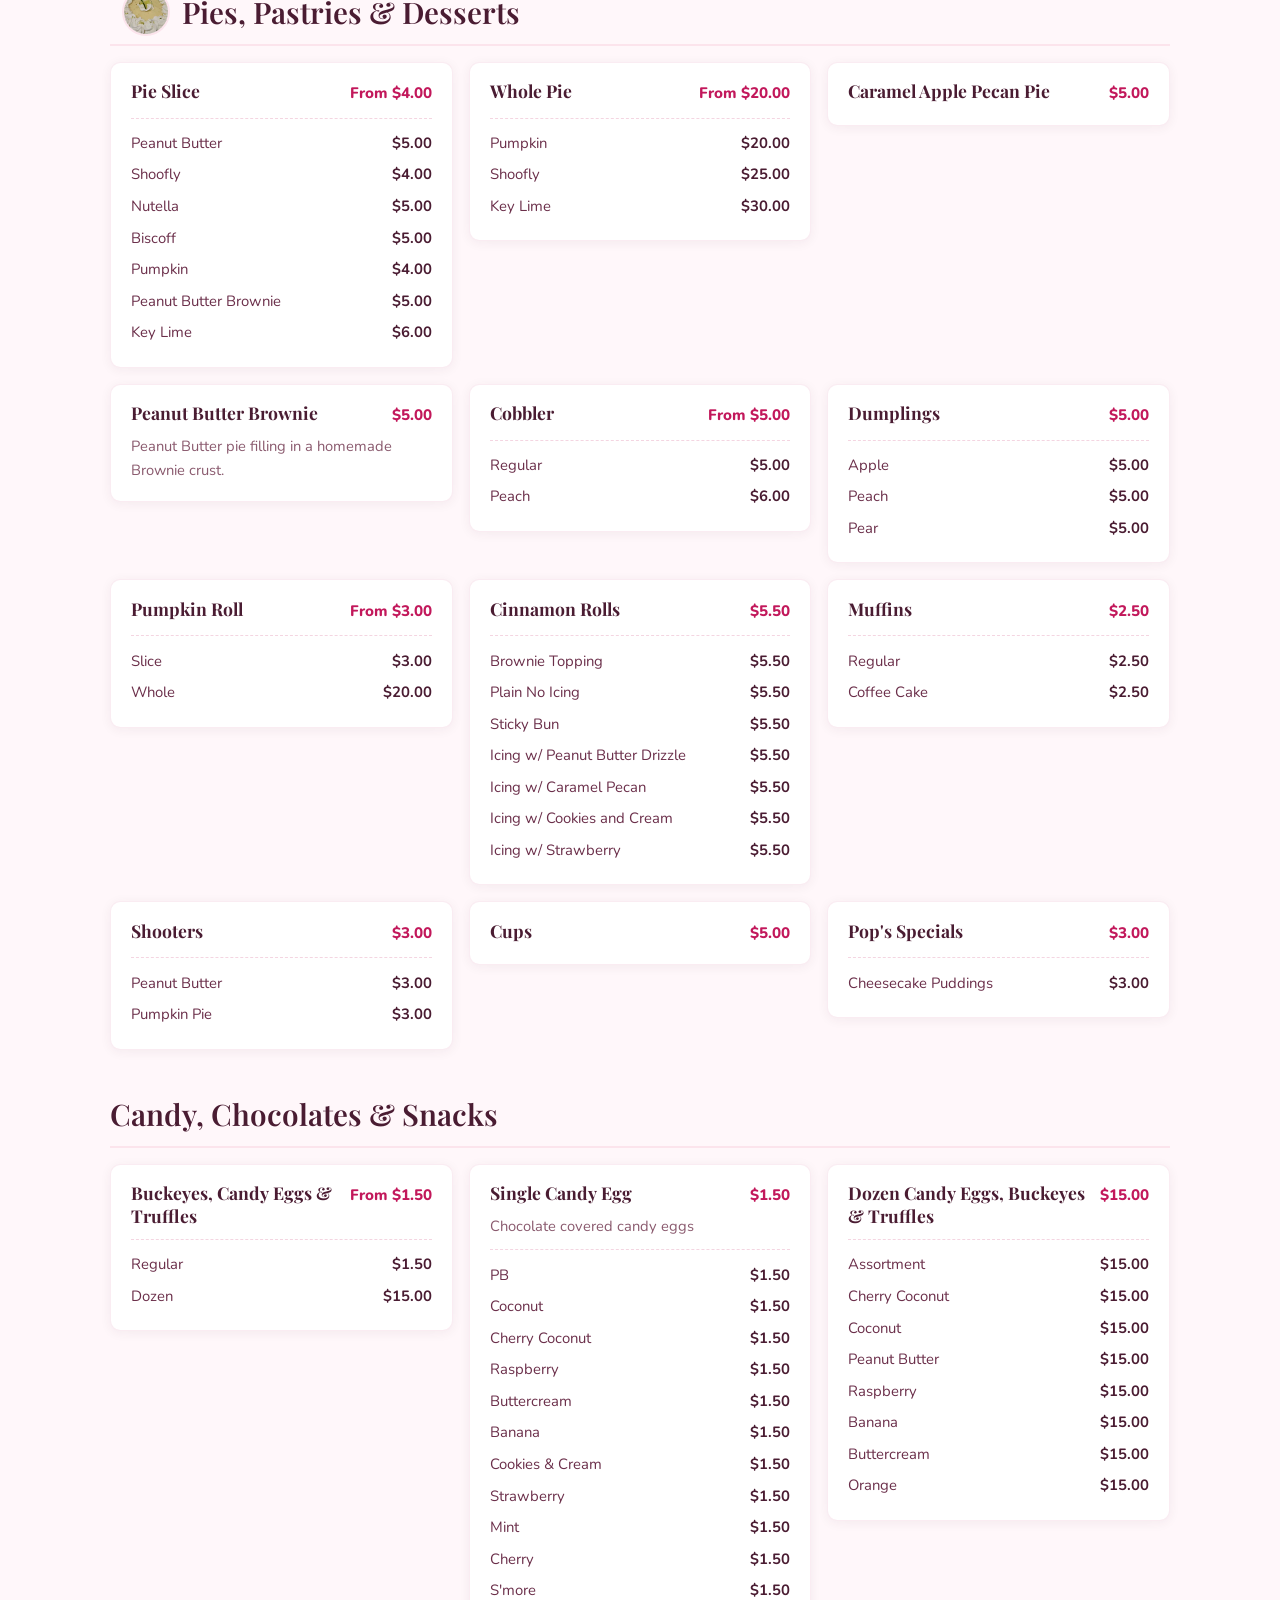
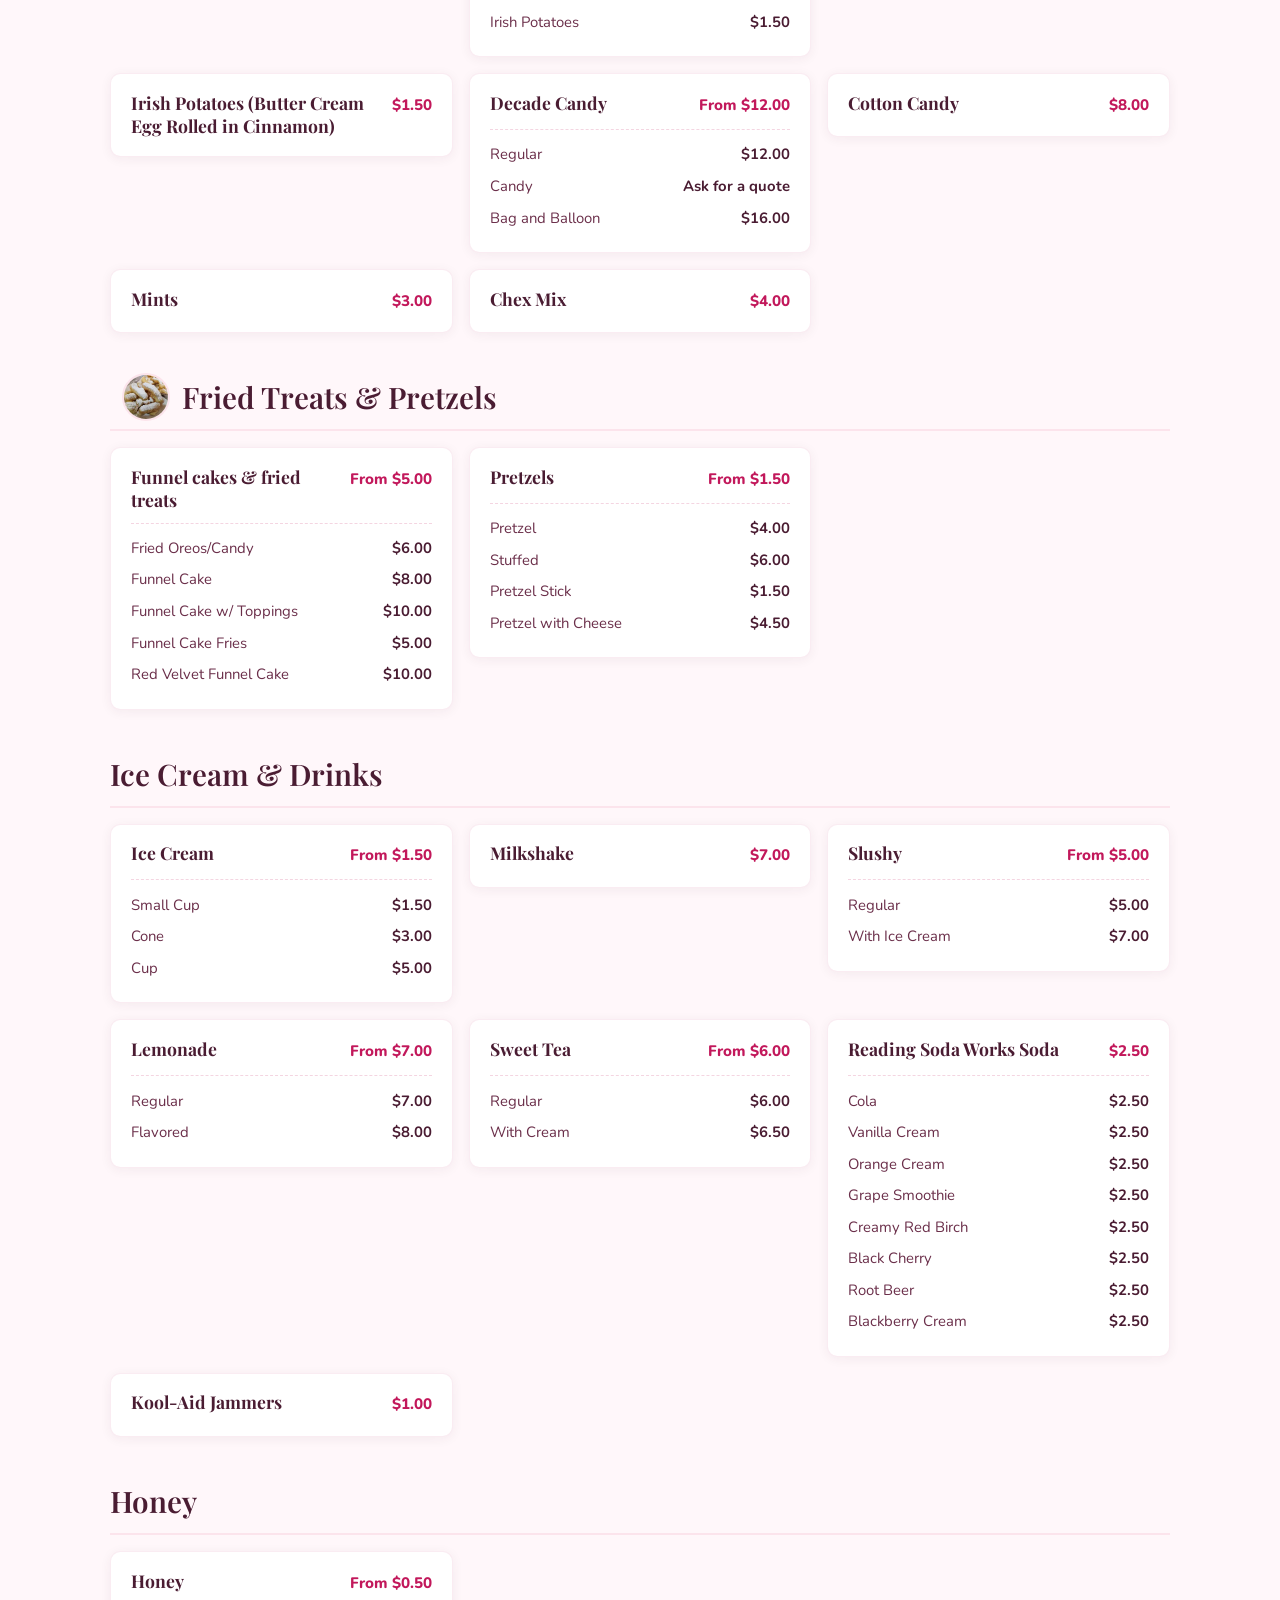
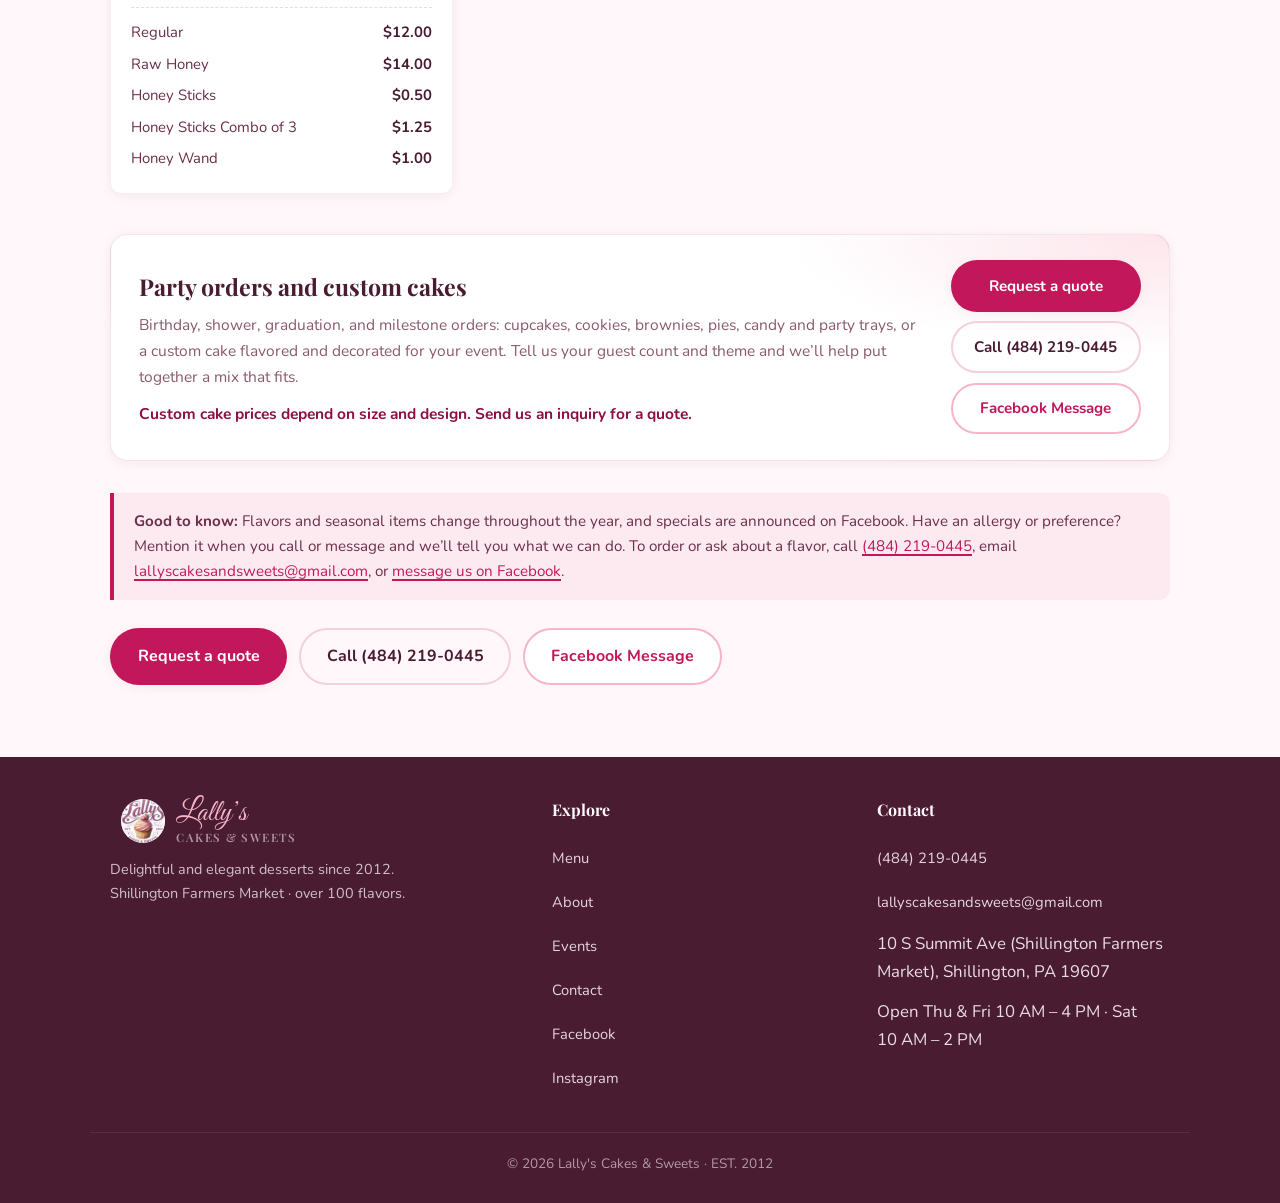
<file: menu.html>
<!DOCTYPE html>
<html lang="en">
<head>
  <meta charset="UTF-8" />
  <meta name="viewport" content="width=device-width, initial-scale=1" />
  <title>Menu | Lally's Cakes &amp; Sweets, Shillington PA</title>
  <meta name="description" content="Menu and prices for Lally's Cakes &amp; Sweets: cupcakes, cookies, whoopie pies, pies, candy, and custom cakes. Over 100 flavors. Order treats and party trays, or ask for a custom cake quote." />
  <link rel="canonical" href="https://lallyscakesandsweets.com/menu.html" />
  <meta property="og:type" content="website" />
  <meta property="og:site_name" content="Lally's Cakes &amp; Sweets" />
  <meta property="og:locale" content="en_US" />
  <meta property="og:url" content="https://lallyscakesandsweets.com/menu.html" />
  <meta property="og:title" content="Menu | Lally's Cakes &amp; Sweets, Shillington PA" />
  <meta property="og:description" content="Menu and prices for Lally's Cakes &amp; Sweets: cupcakes, cookies, whoopie pies, pies, candy, and custom cakes. Over 100 flavors. Order treats and party trays, or ask for a custom cake quote." />
  <meta property="og:image" content="https://lallyscakesandsweets.com/images/share/og-home.jpg" />
  <meta property="og:image:width" content="1200" />
  <meta property="og:image:height" content="630" />
  <meta property="og:image:alt" content="Lally's Cakes &amp; Sweets logo between photos of a celebration cake, cupcakes and scones" />
  <meta name="twitter:card" content="summary_large_image" />
  <link rel="icon" type="image/png" href="favicon.png" />
  <link rel="apple-touch-icon" href="apple-touch-icon.png" />
  <link rel="preconnect" href="https://fonts.googleapis.com" />
  <link rel="preconnect" href="https://fonts.gstatic.com" crossorigin />
  <link href="https://fonts.googleapis.com/css2?family=Great+Vibes&family=Nunito:wght@400;600;700;800&family=Playfair+Display:wght@500;600;700&display=swap" rel="stylesheet" />
  <link rel="stylesheet" href="styles.css" />
</head>
<body class="has-action-bar">
  <a class="skip-link" href="#main">Skip to content</a>

  <header class="site-header">
    <div class="nav-inner">
      <a class="logo" href="index.html">
        <picture><source srcset="logo.webp" type="image/webp" /><img class="logo-img" src="logo.png" width="52" height="52" alt="Lally's Cakes &amp; Sweets logo" /></picture>
        <span class="logo-text">
          <span class="logo-script">Lally’s</span>
          <span class="logo-sub">Cakes &amp; Sweets</span>
        </span>
      </a>
      <button class="nav-toggle" type="button" aria-label="Open menu" aria-expanded="false" aria-controls="site-nav">☰</button>
      <ul class="nav-links" id="site-nav">
        <li><a href="index.html">Home</a></li>
        <li><a href="menu.html" aria-current="page">Menu</a></li>
        <li><a href="about.html">About</a></li>
        <li><a href="events.html">Events</a></li>
        <li><a class="btn-nav" href="contact.html">Order / Inquire</a></li>
      </ul>
    </div>
  </header>

  <main id="main">
    <div class="page-hero">
      <div class="wrap">
        <span class="eyebrow">What we bake · 100+ flavors</span>
        <h1>Menu</h1>
        <p>Cupcakes, cookies, whoopie pies, pies, candy, and more, plus custom cakes made to order. Prices below are our regular prices; items and flavors vary by season. Call or message us to order.</p>
        <div class="menu-strip" aria-label="Photos from our stand">
          <figure class="menu-strip-item"><picture><source type="image/webp" srcset="images/menu/e-hershey-cupcakes-160.webp 160w, images/menu/e-hershey-cupcakes-480.webp 480w" sizes="(max-width: 600px) 33vw, 180px" /><img src="images/menu/e-hershey-cupcakes-480.jpg" srcset="images/menu/e-hershey-cupcakes-160.jpg 160w, images/menu/e-hershey-cupcakes-480.jpg 480w" sizes="(max-width: 600px) 33vw, 180px" width="480" height="360" decoding="async" alt="Chocolate cupcakes with chocolate frosting and Hershey’s bar pieces" /></picture></figure>
          <figure class="menu-strip-item"><picture><source type="image/webp" srcset="images/menu/f-cheesecake-cupcakes-160.webp 160w, images/menu/f-cheesecake-cupcakes-480.webp 480w" sizes="(max-width: 600px) 33vw, 180px" /><img src="images/menu/f-cheesecake-cupcakes-480.jpg" srcset="images/menu/f-cheesecake-cupcakes-160.jpg 160w, images/menu/f-cheesecake-cupcakes-480.jpg 480w" sizes="(max-width: 600px) 33vw, 180px" width="480" height="360" decoding="async" alt="Chocolate cheesecake cupcakes, some topped with cherries" /></picture></figure>
          <figure class="menu-strip-item"><picture><source type="image/webp" srcset="images/menu/g-key-lime-pie-160.webp 160w, images/menu/g-key-lime-pie-480.webp 480w" sizes="(max-width: 600px) 33vw, 180px" /><img src="images/menu/g-key-lime-pie-480.jpg" srcset="images/menu/g-key-lime-pie-160.jpg 160w, images/menu/g-key-lime-pie-480.jpg 480w" sizes="(max-width: 600px) 33vw, 180px" width="480" height="360" decoding="async" alt="Key lime pie with whipped cream rosettes and a lime slice" /></picture></figure>
          <figure class="menu-strip-item"><picture><source type="image/webp" srcset="images/menu/h-peanut-butter-cake-160.webp 160w, images/menu/h-peanut-butter-cake-480.webp 480w" sizes="(max-width: 600px) 33vw, 180px" /><img src="images/menu/h-peanut-butter-cake-480.jpg" srcset="images/menu/h-peanut-butter-cake-160.jpg 160w, images/menu/h-peanut-butter-cake-480.jpg 480w" sizes="(max-width: 600px) 33vw, 180px" width="480" height="360" decoding="async" alt="Layer cake with peanut butter frosting and a chocolate drip" /></picture></figure>
          <figure class="menu-strip-item"><picture><source type="image/webp" srcset="images/menu/i-chocolate-treats-160.webp 160w, images/menu/i-chocolate-treats-480.webp 480w" sizes="(max-width: 600px) 33vw, 180px" /><img src="images/menu/i-chocolate-treats-480.jpg" srcset="images/menu/i-chocolate-treats-160.jpg 160w, images/menu/i-chocolate-treats-480.jpg 480w" sizes="(max-width: 600px) 33vw, 180px" width="480" height="360" decoding="async" alt="Chocolate-dipped and white-dipped round treats with drizzle" /></picture></figure>
          <figure class="menu-strip-item"><picture><source type="image/webp" srcset="images/menu/j-funnel-fries-160.webp 160w, images/menu/j-funnel-fries-480.webp 480w" sizes="(max-width: 600px) 33vw, 180px" /><img src="images/menu/j-funnel-fries-480.jpg" srcset="images/menu/j-funnel-fries-160.jpg 160w, images/menu/j-funnel-fries-480.jpg 480w" sizes="(max-width: 600px) 33vw, 180px" width="480" height="360" decoding="async" alt="Funnel fries dusted with powdered sugar" /></picture></figure>
        </div>
      </div>
    </div>

    <section class="section-tight menu-section">
      <div class="wrap">
        <div class="menu-visit">
          <p class="menu-visit-where">Find us at the Shillington Farmers Market, 10&nbsp;S&nbsp;Summit Ave, Shillington, PA&nbsp;19607.</p>
          <p class="menu-visit-hours">Thu &amp; Fri 10&nbsp;AM–4&nbsp;PM, Sat 10&nbsp;AM–2&nbsp;PM.</p>
          <p class="menu-visit-check">Not everything is at the stand every day. Call to check before you come.</p>
          <div class="menu-visit-actions">
            <a class="btn btn-primary" href="tel:+14842190445">Call (484) 219-0445</a>
            <a class="btn btn-secondary" href="https://www.google.com/maps/dir/?api=1&amp;destination=Lallys%20Cakes%20And%20Sweets%2C%2010%20S%20Summit%20Ave%2C%20Shillington%2C%20PA%2019607&amp;destination_place_id=ChIJhWyQyOpxxokRwW1ss5cYshM" target="_blank" rel="noopener">Directions</a>
          </div>
        </div>

        <div class="menu-featured" id="menu-featured" hidden></div>

        <p class="menu-cake-strip">Order treats and party trays for your event. Custom cakes: order 2 weeks ahead, pick up at our stand. <a href="contact.html#inquire-form">Place an order</a></p>
      </div>

      <div class="menu-toolbar" id="menu-toolbar">
        <div class="wrap menu-toolbar-inner">
          <label class="menu-search" for="menu-search">
            <span class="visually-hidden">Search the menu</span>
            <svg aria-hidden="true" viewBox="0 0 24 24" width="18" height="18"><circle cx="11" cy="11" r="7" fill="none" stroke="currentColor" stroke-width="2"/><path d="M20 20l-3.5-3.5" stroke="currentColor" stroke-width="2" stroke-linecap="round"/></svg>
            <input type="search" id="menu-search" placeholder="Search treats &amp; flavors (e.g. pumpkin)" autocomplete="off" />
          </label>
          <nav class="menu-jump" id="menu-jump" aria-label="Menu categories"></nav>
        </div>
      </div>

      <div class="wrap">
        <p class="menu-status" id="menu-status" role="status" aria-live="polite"></p>
        <div id="menu-root" class="menu-root">
          <noscript>
            <p class="menu-note">Our menu needs JavaScript to display. Please call <a href="tel:+14842190445">(484) 219-0445</a> or <a href="https://m.me/LallysCakesandSweets" target="_blank" rel="noopener noreferrer">message us on Facebook</a> for today’s treats and prices.</p>
          </noscript>
        </div>

        <div class="menu-empty" id="menu-empty" hidden>
          <h3>No treats match “<span id="menu-empty-term"></span>”</h3>
          <p>We make over 100 flavors and not all of them are listed here. Ask us! Call <a href="tel:+14842190445">(484) 219-0445</a>, <a href="https://m.me/LallysCakesandSweets" target="_blank" rel="noopener noreferrer">message us on Facebook</a>, or <a href="contact.html">send an inquiry</a>.</p>
          <button type="button" class="btn btn-secondary" id="menu-clear">Clear search</button>
        </div>

        <div class="menu-custom-callout" id="custom-cakes">
          <div>
            <h2>Party orders and custom cakes</h2>
            <p>Birthday, shower, graduation, and milestone orders: cupcakes, cookies, brownies, pies, candy and party trays, or a custom cake flavored and decorated for your event. Tell us your guest count and theme and we’ll help put together a mix that fits.</p>
            <p class="menu-custom-note"><strong>Custom cake prices depend on size and design. Send us an inquiry for a quote.</strong></p>
          </div>
          <div class="menu-custom-actions">
            <a class="btn btn-primary" href="contact.html">Request a quote</a>
            <a class="btn btn-secondary" href="tel:+14842190445">Call (484) 219-0445</a>
            <a class="btn btn-facebook" href="https://m.me/LallysCakesandSweets" target="_blank" rel="noopener noreferrer">Facebook Message</a>
          </div>
        </div>

        <p class="menu-note">
          <strong>Good to know:</strong> Flavors and seasonal items change throughout the year, and specials are announced on Facebook. Have an allergy or preference? Mention it when you call or message and we’ll tell you what we can do. To order or ask about a flavor, call <a href="tel:+14842190445">(484) 219-0445</a>, email <a href="mailto:lallyscakesandsweets@gmail.com">lallyscakesandsweets@gmail.com</a>, or <a href="https://m.me/LallysCakesandSweets" target="_blank" rel="noopener noreferrer">message us on Facebook</a>.
        </p>

        <div class="btn-row">
          <a class="btn btn-primary" href="contact.html">Request a quote</a>
          <a class="btn btn-secondary" href="tel:+14842190445">Call (484) 219-0445</a>
          <a class="btn btn-facebook" href="https://m.me/LallysCakesandSweets" target="_blank" rel="noopener noreferrer">Facebook Message</a>
        </div>
      </div>
    </section>
  </main>

  <footer class="site-footer">
    <div class="footer-inner">
      <div class="footer-brand">
        <div class="logo">
          <picture><source srcset="logo.webp" type="image/webp" /><img class="logo-img" src="logo.png" width="44" height="44" alt="" /></picture>
          <span class="logo-text">
            <span class="logo-script">Lally’s</span>
            <span class="logo-sub">Cakes &amp; Sweets</span>
          </span>
        </div>
        <p>Delightful and elegant desserts since 2012. Shillington Farmers Market · over 100 flavors.</p>
      </div>
      <div class="footer-col">
        <h4>Explore</h4>
        <ul>
          <li><a href="menu.html">Menu</a></li>
          <li><a href="about.html">About</a></li>
          <li><a href="events.html">Events</a></li>
          <li><a href="contact.html">Contact</a></li>
          <li><a href="https://www.facebook.com/LallysCakesandSweets/" target="_blank" rel="noopener noreferrer">Facebook</a></li>
          <li><a href="https://www.instagram.com/lallyscakesandsweets/" target="_blank" rel="noopener">Instagram</a></li>
        </ul>
      </div>
      <div class="footer-col">
        <h4>Contact</h4>
        <ul>
          <li><a href="tel:+14842190445">(484) 219-0445</a></li>
          <li><a href="mailto:lallyscakesandsweets@gmail.com">lallyscakesandsweets@gmail.com</a></li>
          <li>10 S Summit Ave (Shillington Farmers Market), Shillington, PA 19607</li>
          <li>Open Thu &amp; Fri 10&nbsp;AM – 4&nbsp;PM · Sat 10&nbsp;AM – 2&nbsp;PM</li>
        </ul>
      </div>
    </div>
    <div class="footer-bottom">© 2026 Lally's Cakes &amp; Sweets · EST. 2012</div>
  </footer>

  <nav class="mobile-action-bar" aria-label="Quick actions">
    <a class="mobile-action mobile-action-call" href="tel:+14842190445"><svg aria-hidden="true" viewBox="0 0 24 24" width="18" height="18"><path fill="currentColor" d="M6.6 10.8a15.1 15.1 0 0 0 6.6 6.6l2.2-2.2a1 1 0 0 1 1-.25 11.4 11.4 0 0 0 3.6.57 1 1 0 0 1 1 1V20a1 1 0 0 1-1 1A17 17 0 0 1 3 4a1 1 0 0 1 1-1h3.5a1 1 0 0 1 1 1c0 1.25.2 2.45.57 3.6a1 1 0 0 1-.25 1z"/></svg>Call</a>
    <a class="mobile-action mobile-action-directions" href="https://www.google.com/maps/dir/?api=1&amp;destination=Lallys%20Cakes%20And%20Sweets%2C%2010%20S%20Summit%20Ave%2C%20Shillington%2C%20PA%2019607&amp;destination_place_id=ChIJhWyQyOpxxokRwW1ss5cYshM" target="_blank" rel="noopener"><svg aria-hidden="true" viewBox="0 0 24 24" width="18" height="18"><path fill="currentColor" d="M12 2a7 7 0 0 0-7 7c0 5.25 7 13 7 13s7-7.75 7-13a7 7 0 0 0-7-7zm0 9.5A2.5 2.5 0 1 1 12 6.5a2.5 2.5 0 0 1 0 5z"/></svg>Directions</a>
    <a class="mobile-action mobile-action-order" href="contact.html#inquire-form"><svg aria-hidden="true" viewBox="0 0 24 24" width="18" height="18"><path fill="currentColor" d="M3 17.25V21h3.75L17.81 9.94l-3.75-3.75L3 17.25zM20.71 7.04a1 1 0 0 0 0-1.41l-2.34-2.34a1 1 0 0 0-1.41 0l-1.83 1.83 3.75 3.75 1.83-1.83z"/></svg>Order</a>
  </nav>

  <script src="script.js"></script>
  <script src="menu.js"></script>
</body>
</html>
</file>
<file: styles.css>
/* Lally's Cakes & Sweets — pink bakery branding (match Facebook logo) */
:root {
  --cream: #fff7fa;
  --ivory: #fffafc;
  --blush: #f7b6c8;
  --blush-soft: #fce4ec;
  --blush-deep: #d81b60;
  --magenta: #c2185b;
  --burgundy: #8e0e45;
  --plum: #4a1c32;
  --plum-soft: #6b2f4a;
  --muted: #8a5a6e;
  --card: #ffffff;
  --accent-soft: #f3d0dc;
  --shadow: 0 8px 28px rgba(74, 28, 50, 0.08);
  --shadow-sm: 0 2px 12px rgba(74, 28, 50, 0.06);
  --radius: 1.1rem;
  --radius-sm: 0.65rem;
  --max: 1100px;
  --nav-h: 4.25rem;
  --font-display: "Playfair Display", Georgia, serif;
  --font-script: "Great Vibes", cursive;
  --font-body: "Nunito", system-ui, sans-serif;
}

*,
*::before,
*::after {
  box-sizing: border-box;
}

html {
  scroll-behavior: smooth;
}

body {
  margin: 0;
  font-family: var(--font-body);
  font-size: 1.05rem;
  line-height: 1.65;
  color: var(--plum);
  background: var(--cream);
  min-height: 100vh;
}

img {
  max-width: 100%;
  height: auto;
  display: block;
}

a {
  color: var(--magenta);
  text-decoration-thickness: 1.5px;
  text-underline-offset: 3px;
}

a:hover {
  color: var(--burgundy);
}

:focus-visible {
  outline: 3px solid var(--magenta);
  outline-offset: 3px;
}

.skip-link {
  position: absolute;
  left: -9999px;
  top: 0;
  background: var(--plum);
  color: var(--ivory);
  padding: 0.75rem 1.25rem;
  z-index: 1000;
  border-radius: var(--radius-sm);
}

.skip-link:focus {
  left: 1rem;
  top: 1rem;
}

/* —— Nav —— */
.site-header {
  position: sticky;
  top: 0;
  z-index: 100;
  background: rgba(255, 247, 250, 0.94);
  backdrop-filter: blur(12px);
  border-bottom: 1px solid rgba(194, 24, 91, 0.12);
}

.nav-inner {
  max-width: var(--max);
  margin: 0 auto;
  padding: 0.65rem 1.25rem;
  display: flex;
  align-items: center;
  justify-content: space-between;
  gap: 1rem;
  min-height: var(--nav-h);
}

.logo {
  display: flex;
  align-items: center;
  gap: 0.7rem;
  text-decoration: none;
  color: var(--plum);
  line-height: 1.15;
}

.logo:hover {
  color: var(--plum-soft);
}

.logo-img {
  width: 52px;
  height: 52px;
  border-radius: 50%;
  object-fit: cover;
  box-shadow: var(--shadow-sm);
  background: #fff;
  flex-shrink: 0;
}

.logo-text {
  display: flex;
  flex-direction: column;
}

.logo-script {
  font-family: var(--font-script);
  font-size: 1.85rem;
  color: var(--magenta);
}

.logo-sub {
  font-family: var(--font-display);
  font-size: 0.72rem;
  font-weight: 600;
  letter-spacing: 0.12em;
  text-transform: uppercase;
  color: var(--muted);
}

.nav-toggle {
  display: none;
  background: var(--ivory);
  border: 1.5px solid var(--accent-soft);
  border-radius: var(--radius-sm);
  padding: 0.45rem 0.7rem;
  cursor: pointer;
  color: var(--plum);
  font-size: 1.25rem;
  line-height: 1;
}

.nav-links {
  display: flex;
  align-items: center;
  gap: 0.35rem 1.35rem;
  list-style: none;
  margin: 0;
  padding: 0;
}

.nav-links a {
  text-decoration: none;
  color: var(--plum-soft);
  font-weight: 600;
  font-size: 0.95rem;
  padding: 0.35rem 0;
  border-bottom: 2px solid transparent;
  transition: border-color 0.2s, color 0.2s;
}

.nav-links a:hover,
.nav-links a[aria-current="page"] {
  color: var(--plum);
  border-bottom-color: var(--blush);
}

.nav-links .btn-nav {
  background: var(--magenta);
  color: #fff;
  padding: 0.5rem 1.1rem;
  border-radius: 999px;
  border-bottom: none;
  box-shadow: var(--shadow-sm);
}

.nav-links .btn-nav:hover {
  background: var(--burgundy);
  color: #fff;
  border-bottom: none;
}

@media (max-width: 720px) {
  .nav-toggle {
    display: block;
  }

  .logo-img {
    width: 44px;
    height: 44px;
  }

  .nav-links {
    display: none;
    position: absolute;
    top: 100%;
    left: 0;
    right: 0;
    flex-direction: column;
    align-items: stretch;
    background: var(--ivory);
    padding: 1rem 1.25rem 1.35rem;
    border-bottom: 1px solid rgba(194, 24, 91, 0.12);
    box-shadow: var(--shadow);
    gap: 0.15rem;
  }

  .nav-links.is-open {
    display: flex;
  }

  .nav-links a {
    padding: 0.75rem 0.5rem;
    border-bottom: none;
  }

  .nav-links .btn-nav {
    text-align: center;
    margin-top: 0.5rem;
  }
}

/* —— Layout —— */
main {
  min-height: calc(100vh - 12rem);
}

.wrap {
  max-width: var(--max);
  margin: 0 auto;
  padding: 0 1.25rem;
}

.section {
  padding: 3.5rem 0;
}

.section-tight {
  padding: 2.5rem 0;
}

.section-title {
  font-family: var(--font-display);
  font-size: clamp(1.75rem, 4vw, 2.35rem);
  font-weight: 600;
  margin: 0 0 0.5rem;
  color: var(--plum);
}

.section-lead {
  color: var(--muted);
  max-width: 36rem;
  margin: 0 0 2rem;
}

.eyebrow {
  display: inline-block;
  font-size: 0.75rem;
  font-weight: 700;
  letter-spacing: 0.14em;
  text-transform: uppercase;
  color: var(--magenta);
  margin-bottom: 0.65rem;
}

/* —— Buttons —— */
.btn {
  display: inline-flex;
  align-items: center;
  justify-content: center;
  gap: 0.4rem;
  padding: 0.85rem 1.6rem;
  border-radius: 999px;
  font-family: var(--font-body);
  font-weight: 700;
  font-size: 1rem;
  text-decoration: none;
  border: 2px solid transparent;
  cursor: pointer;
  transition: background 0.2s, color 0.2s, border-color 0.2s, transform 0.15s;
}

.btn:active {
  transform: scale(0.98);
}

.btn-primary {
  background: var(--magenta);
  color: #fff;
  box-shadow: var(--shadow-sm);
}

.btn-primary:hover {
  background: var(--burgundy);
  color: #fff;
}

.btn-secondary {
  background: transparent;
  color: var(--plum);
  border-color: var(--accent-soft);
}

.btn-secondary:hover {
  background: var(--ivory);
  color: var(--plum);
  border-color: var(--blush);
}

/* Social buttons (Facebook / Messenger / Instagram): on-brand pink outline */
.btn-facebook,
.btn-instagram {
  background: #fff;
  color: var(--magenta);
  border-color: var(--blush);
}

.btn-facebook:hover,
.btn-instagram:hover {
  background: var(--blush-soft);
  color: var(--burgundy);
  border-color: var(--magenta);
}

.btn-row {
  display: flex;
  flex-wrap: wrap;
  gap: 0.75rem;
  margin-top: 1.75rem;
}

/* Google review prompt (home "Why us" section) */
.review-lead {
  color: var(--muted);
  max-width: 36rem;
  margin: 2rem 0 0;
}

.review-lead + .btn-row {
  margin-top: 1rem;
}

/* —— Hero —— */
.hero {
  position: relative;
  overflow: hidden;
  padding: 4rem 0 4.5rem;
  background:
    radial-gradient(ellipse 80% 60% at 90% 10%, rgba(247, 182, 200, 0.45), transparent 55%),
    radial-gradient(ellipse 60% 50% at 5% 90%, rgba(252, 228, 236, 0.7), transparent 50%),
    var(--cream);
}

.hero-grid {
  display: grid;
  grid-template-columns: 1.15fr 0.85fr;
  gap: 2.5rem;
  align-items: center;
}

@media (max-width: 800px) {
  .hero-grid {
    grid-template-columns: 1fr;
  }
}

.hero h1 {
  font-family: var(--font-display);
  font-size: clamp(2.2rem, 5.5vw, 3.4rem);
  font-weight: 600;
  line-height: 1.15;
  margin: 0 0 1rem;
  color: var(--plum);
}

.hero h1 .amp {
  font-family: var(--font-script);
  font-weight: 400;
  color: var(--magenta);
  font-size: 1.15em;
}

.hero-tagline {
  font-size: 1.15rem;
  color: var(--muted);
  max-width: 30rem;
  margin: 0;
}

.hero-card {
  background: var(--card);
  border-radius: var(--radius);
  box-shadow: var(--shadow);
  padding: 1.75rem;
  border: 1px solid rgba(194, 24, 91, 0.1);
  text-align: center;
}

.hero-card-visual {
  aspect-ratio: 1;
  max-width: 220px;
  margin: 0 auto 1.15rem;
  border-radius: 50%;
  background: linear-gradient(145deg, rgba(252, 228, 236, 0.9), rgba(247, 182, 200, 0.45));
  display: flex;
  align-items: center;
  justify-content: center;
  overflow: hidden;
  box-shadow: var(--shadow-sm);
}

.hero-logo {
  width: 92%;
  height: 92%;
  object-fit: contain;
}

.hero-card h2 {
  font-family: var(--font-display);
  font-size: 1.35rem;
  margin: 0 0 0.4rem;
}

.hero-card p {
  margin: 0;
  color: var(--muted);
  font-size: 0.95rem;
}

.stat-pills {
  display: flex;
  flex-wrap: wrap;
  gap: 0.5rem;
  margin-top: 1.25rem;
}

.stat-pill {
  font-size: 0.78rem;
  font-weight: 800;
  letter-spacing: 0.04em;
  text-transform: uppercase;
  color: var(--burgundy);
  background: var(--blush-soft);
  padding: 0.35rem 0.75rem;
  border-radius: 999px;
}

/* —— Cards / grid —— */
.card-grid {
  display: grid;
  grid-template-columns: repeat(auto-fill, minmax(250px, 1fr));
  gap: 1.35rem;
}

.card {
  background: var(--card);
  border-radius: var(--radius);
  box-shadow: var(--shadow-sm);
  border: 1px solid rgba(194, 24, 91, 0.08);
  overflow: hidden;
  transition: box-shadow 0.2s, transform 0.2s;
}

.card:hover {
  box-shadow: var(--shadow);
  transform: translateY(-2px);
}

.card-media {
  aspect-ratio: 16 / 10;
  display: flex;
  align-items: center;
  justify-content: center;
  font-size: 2.75rem;
  background: linear-gradient(160deg, var(--blush-soft), var(--blush));
}

.card-media.tone-a {
  background: linear-gradient(160deg, #fce4ec, #f48fb1);
}

.card-media.tone-b {
  background: linear-gradient(160deg, #f8bbd0, #ec407a);
}

.card-media.tone-c {
  background: linear-gradient(160deg, #fff0f5, #f7b6c8);
}

.card-body {
  padding: 1.25rem 1.35rem 1.5rem;
}

.card-body h3 {
  font-family: var(--font-display);
  font-size: 1.2rem;
  margin: 0 0 0.4rem;
}

.card-body p {
  margin: 0;
  color: var(--muted);
  font-size: 0.95rem;
}

.price-tag {
  display: inline-block;
  margin-top: 0.75rem;
  font-size: 0.8rem;
  font-weight: 700;
  color: var(--magenta);
  background: rgba(194, 24, 91, 0.1);
  padding: 0.25rem 0.65rem;
  border-radius: 999px;
}

/* —— Banner / CTA strip —— */
.cta-band {
  background: linear-gradient(120deg, var(--burgundy) 0%, var(--magenta) 100%);
  color: var(--ivory);
  padding: 3rem 0;
  text-align: center;
}

.cta-band h2 {
  font-family: var(--font-display);
  font-size: clamp(1.6rem, 3.5vw, 2rem);
  margin: 0 0 0.65rem;
}

.cta-band p {
  margin: 0 auto 1.5rem;
  max-width: 30rem;
  opacity: 0.92;
}

.cta-band .btn-primary {
  background: #fff;
  color: var(--burgundy);
}

.cta-band .btn-primary:hover {
  background: var(--blush-soft);
  color: var(--burgundy);
}

.cta-band .btn-secondary {
  color: #fff;
  border-color: rgba(255, 255, 255, 0.55);
}

.cta-band .btn-secondary:hover {
  background: rgba(255, 255, 255, 0.12);
  color: #fff;
  border-color: #fff;
}

/* —— Menu —— */
.menu-tabs {
  display: flex;
  flex-wrap: wrap;
  gap: 0.5rem;
  margin-bottom: 2rem;
}

.menu-tab {
  font-family: var(--font-body);
  font-weight: 700;
  font-size: 0.9rem;
  padding: 0.55rem 1.15rem;
  border-radius: 999px;
  border: 1.5px solid var(--accent-soft);
  background: transparent;
  color: var(--plum-soft);
  cursor: pointer;
  transition: background 0.2s, color 0.2s, border-color 0.2s;
}

.menu-tab:hover {
  border-color: var(--blush);
}

.menu-tab[aria-selected="true"] {
  background: var(--magenta);
  border-color: var(--magenta);
  color: #fff;
}

.menu-panel {
  display: none;
}

.menu-panel.is-active {
  display: block;
}

.menu-list {
  list-style: none;
  margin: 0;
  padding: 0;
  display: flex;
  flex-direction: column;
  gap: 0.85rem;
}

.menu-item {
  display: grid;
  grid-template-columns: 1fr auto;
  gap: 0.5rem 1.25rem;
  background: var(--card);
  padding: 1.15rem 1.35rem;
  border-radius: var(--radius-sm);
  box-shadow: var(--shadow-sm);
  border: 1px solid rgba(194, 24, 91, 0.08);
}

.menu-item h3 {
  font-family: var(--font-display);
  font-size: 1.1rem;
  margin: 0 0 0.25rem;
  grid-column: 1;
}

.menu-item .price {
  font-weight: 800;
  color: var(--magenta);
  white-space: nowrap;
  grid-column: 2;
  grid-row: 1;
  align-self: start;
}

.menu-item p {
  margin: 0;
  color: var(--muted);
  font-size: 0.92rem;
  grid-column: 1 / -1;
}

.menu-note {
  margin-top: 2rem;
  padding: 1rem 1.25rem;
  background: rgba(252, 228, 236, 0.65);
  border-left: 4px solid var(--magenta);
  border-radius: 0 var(--radius-sm) var(--radius-sm) 0;
  color: var(--plum-soft);
  font-size: 0.95rem;
}

/* —— About —— */
.about-layout {
  display: grid;
  grid-template-columns: 1fr 1fr;
  gap: 2.5rem;
  align-items: start;
}

@media (max-width: 750px) {
  .about-layout {
    grid-template-columns: 1fr;
  }
}

.about-story {
  background: var(--card);
  padding: 2rem;
  border-radius: var(--radius);
  box-shadow: var(--shadow-sm);
  border: 1px solid rgba(194, 24, 91, 0.08);
}

.about-story p + p {
  margin-top: 1rem;
}

.values {
  display: flex;
  flex-direction: column;
  gap: 1rem;
}

.value-card {
  background: var(--ivory);
  padding: 1.25rem 1.4rem;
  border-radius: var(--radius-sm);
  border: 1px solid rgba(194, 24, 91, 0.12);
}

.value-card strong {
  display: block;
  font-family: var(--font-display);
  font-size: 1.1rem;
  margin-bottom: 0.35rem;
}

.value-card p {
  margin: 0;
  color: var(--muted);
  font-size: 0.95rem;
}

/* —— Contact —— */
.contact-layout {
  display: grid;
  grid-template-columns: 1.2fr 0.8fr;
  gap: 2rem;
  align-items: start;
}

@media (max-width: 800px) {
  .contact-layout {
    grid-template-columns: 1fr;
  }
}

.form-card,
.info-card {
  background: var(--card);
  padding: 1.75rem;
  border-radius: var(--radius);
  box-shadow: var(--shadow-sm);
  border: 1px solid rgba(194, 24, 91, 0.08);
}

.contact-ctas {
  display: flex;
  flex-direction: column;
  gap: 0.75rem;
  margin-bottom: 1.5rem;
}

.contact-ctas .btn {
  width: 100%;
}

.form-group {
  margin-bottom: 1.1rem;
}

.form-group label {
  display: block;
  font-weight: 700;
  font-size: 0.88rem;
  margin-bottom: 0.35rem;
  color: var(--plum-soft);
}

.form-group input,
.form-group textarea {
  width: 100%;
  font-family: var(--font-body);
  font-size: 1rem;
  padding: 0.7rem 0.9rem;
  border: 1.5px solid var(--accent-soft);
  border-radius: var(--radius-sm);
  background: var(--ivory);
  color: var(--plum);
  transition: border-color 0.2s;
}

.form-group input:focus,
.form-group textarea:focus {
  border-color: var(--blush);
  outline: none;
  box-shadow: 0 0 0 3px rgba(247, 182, 200, 0.45);
}

.form-group textarea {
  min-height: 120px;
  resize: vertical;
}

.form-hint {
  font-size: 0.85rem;
  color: var(--muted);
  margin: 0 0 1rem;
}

.form-success {
  display: none;
  padding: 1rem 1.15rem;
  background: rgba(194, 24, 91, 0.1);
  border-radius: var(--radius-sm);
  color: var(--plum);
  font-weight: 600;
  margin-bottom: 1rem;
}

.form-success.is-visible {
  display: block;
}

.info-card h3 {
  font-family: var(--font-display);
  margin: 0 0 1rem;
  font-size: 1.25rem;
}

.info-list {
  list-style: none;
  margin: 0 0 1.5rem;
  padding: 0;
}

.info-list li {
  padding: 0.65rem 0;
  border-bottom: 1px solid rgba(194, 24, 91, 0.12);
  font-size: 0.95rem;
}

.info-list li:last-child {
  border-bottom: none;
}

.info-list strong {
  display: block;
  font-size: 0.75rem;
  letter-spacing: 0.08em;
  text-transform: uppercase;
  color: var(--magenta);
  margin-bottom: 0.2rem;
}

.map-placeholder {
  margin-top: 0.5rem;
  aspect-ratio: 16 / 10;
  border-radius: var(--radius-sm);
  background:
    linear-gradient(135deg, rgba(252, 228, 236, 0.7), rgba(247, 182, 200, 0.35)),
    repeating-linear-gradient(
      0deg,
      transparent,
      transparent 20px,
      rgba(74, 28, 50, 0.03) 20px,
      rgba(74, 28, 50, 0.03) 21px
    ),
    repeating-linear-gradient(
      90deg,
      transparent,
      transparent 20px,
      rgba(74, 28, 50, 0.03) 20px,
      rgba(74, 28, 50, 0.03) 21px
    );
  display: flex;
  flex-direction: column;
  align-items: center;
  justify-content: center;
  text-align: center;
  padding: 1rem;
  color: var(--muted);
  font-size: 0.9rem;
  border: 1.5px dashed var(--accent-soft);
}

.map-placeholder span {
  font-size: 1.75rem;
  margin-bottom: 0.35rem;
}

/* —— Page hero (inner pages) —— */
.page-hero {
  padding: 2.75rem 0 1.5rem;
  background:
    radial-gradient(ellipse 70% 80% at 100% 0%, rgba(247, 182, 200, 0.35), transparent 50%),
    var(--cream);
}

.page-hero h1 {
  font-family: var(--font-display);
  font-size: clamp(2rem, 4.5vw, 2.75rem);
  margin: 0 0 0.5rem;
}

.page-hero p {
  margin: 0;
  color: var(--muted);
  max-width: 34rem;
}

/* —— Footer —— */
.site-footer {
  background: var(--plum);
  color: rgba(255, 247, 250, 0.88);
  padding: 2.5rem 0 1.75rem;
  margin-top: 2rem;
}

.footer-inner {
  max-width: var(--max);
  margin: 0 auto;
  padding: 0 1.25rem;
  display: grid;
  grid-template-columns: 1.4fr 1fr 1fr;
  gap: 2rem;
}

@media (max-width: 700px) {
  .footer-inner {
    grid-template-columns: 1fr;
    gap: 1.5rem;
  }
}

.footer-brand .logo {
  color: inherit;
}

.footer-brand .logo-script {
  color: var(--blush);
}

.footer-brand .logo-sub {
  color: rgba(255, 247, 250, 0.55);
}

.footer-brand .logo-img {
  width: 44px;
  height: 44px;
  box-shadow: none;
}

.footer-brand p {
  margin: 0.85rem 0 0;
  font-size: 0.9rem;
  opacity: 0.85;
  max-width: 22rem;
}

.footer-col h4 {
  font-family: var(--font-display);
  font-size: 1rem;
  margin: 0 0 0.75rem;
  color: var(--ivory);
}

.footer-col ul {
  list-style: none;
  margin: 0;
  padding: 0;
}

.footer-col li {
  margin-bottom: 0.4rem;
}

.footer-col a {
  color: rgba(255, 247, 250, 0.85);
  text-decoration: none;
  font-size: 0.92rem;
}

.footer-col a:hover {
  color: var(--blush);
}

.footer-bottom {
  max-width: var(--max);
  margin: 2rem auto 0;
  padding: 1.25rem 1.25rem 0;
  border-top: 1px solid rgba(255, 247, 250, 0.12);
  font-size: 0.85rem;
  opacity: 0.65;
  text-align: center;
}

/* —— Admin / owner inbox —— */
.admin-page .admin-nav {
  gap: 1rem;
}

.admin-nav-label {
  font-weight: 700;
  font-size: 0.95rem;
  color: var(--magenta);
}

.admin-wrap {
  max-width: 720px;
}

.admin-panel-title {
  font-family: var(--font-display);
  font-size: 1.35rem;
  margin: 0 0 0.5rem;
}

.admin-toolbar {
  display: flex;
  flex-wrap: wrap;
  align-items: center;
  justify-content: space-between;
  gap: 0.75rem 1rem;
  margin-bottom: 1.25rem;
  padding: 1rem 1.15rem;
  background: var(--card);
  border-radius: var(--radius-sm);
  border: 1px solid rgba(194, 24, 91, 0.1);
  box-shadow: var(--shadow-sm);
}

.admin-signed-in {
  margin: 0;
  font-size: 0.95rem;
  color: var(--plum-soft);
}

.admin-signed-in strong {
  color: var(--plum);
}

.admin-toolbar .btn {
  padding: 0.55rem 1.1rem;
  font-size: 0.9rem;
}

.admin-alert {
  display: none;
  padding: 0.9rem 1.1rem;
  border-radius: var(--radius-sm);
  font-weight: 600;
  margin-bottom: 1rem;
  background: rgba(194, 24, 91, 0.1);
  color: var(--plum);
}

.admin-alert.is-visible {
  display: block;
}

.admin-alert-warn {
  background: rgba(194, 24, 91, 0.14);
  border-left: 4px solid var(--magenta);
}

.admin-alert-error {
  background: rgba(142, 14, 69, 0.12);
  border-left: 4px solid var(--burgundy);
}

.admin-empty {
  color: var(--muted);
  text-align: center;
  padding: 2rem 1rem;
  background: var(--card);
  border-radius: var(--radius);
  border: 1px dashed var(--accent-soft);
}

.admin-auth-links {
  display: flex;
  flex-wrap: wrap;
  gap: 0.35rem 1.1rem;
  margin-top: 1.15rem;
  padding-top: 1rem;
  border-top: 1px solid rgba(194, 24, 91, 0.1);
}

.admin-text-btn {
  appearance: none;
  background: none;
  border: none;
  padding: 0;
  margin: 0;
  font-family: var(--font-body);
  font-size: 0.9rem;
  font-weight: 700;
  color: var(--magenta);
  cursor: pointer;
  text-decoration: underline;
  text-underline-offset: 0.15em;
}

.admin-text-btn:hover,
.admin-text-btn:focus-visible {
  color: var(--burgundy);
  outline: none;
}

.admin-auth-panel {
  margin-top: 1.25rem;
  padding-top: 1.15rem;
  border-top: 1px dashed rgba(194, 24, 91, 0.18);
}

.admin-auth-panel-title {
  font-family: var(--font-display);
  font-size: 1.1rem;
  margin: 0 0 0.4rem;
  color: var(--plum);
}

.form-success.is-error {
  background: rgba(142, 14, 69, 0.12);
  border-left: 4px solid var(--burgundy);
}

#admin-login .btn-primary,
#admin-login .btn-secondary {
  width: 100%;
}

.inquiry-list {
  display: flex;
  flex-direction: column;
  gap: 0.85rem;
}

.inquiry-card {
  background: var(--card);
  border-radius: var(--radius);
  border: 1px solid rgba(194, 24, 91, 0.1);
  box-shadow: var(--shadow-sm);
  overflow: hidden;
}

.inquiry-card.is-open {
  box-shadow: var(--shadow);
  border-color: rgba(194, 24, 91, 0.22);
}

.inquiry-card-head {
  display: block;
  width: 100%;
  text-align: left;
  background: transparent;
  border: none;
  padding: 1.1rem 1.25rem;
  cursor: pointer;
  font-family: var(--font-body);
  color: var(--plum);
}

.inquiry-card-head:hover {
  background: rgba(252, 228, 236, 0.35);
}

.inquiry-card-meta {
  display: flex;
  flex-wrap: wrap;
  align-items: center;
  gap: 0.5rem 0.75rem;
  margin-bottom: 0.35rem;
}

.inquiry-name {
  font-family: var(--font-display);
  font-size: 1.1rem;
  font-weight: 600;
}

.inquiry-card-sub {
  display: flex;
  flex-wrap: wrap;
  gap: 0.35rem 1rem;
  font-size: 0.88rem;
  color: var(--muted);
  margin-bottom: 0.45rem;
}

.inquiry-preview {
  margin: 0;
  font-size: 0.92rem;
  color: var(--plum-soft);
  line-height: 1.45;
}

.status-badge {
  display: inline-block;
  font-size: 0.72rem;
  font-weight: 800;
  letter-spacing: 0.04em;
  text-transform: uppercase;
  padding: 0.22rem 0.6rem;
  border-radius: 999px;
  background: var(--blush-soft);
  color: var(--burgundy);
}

.status-new {
  background: rgba(194, 24, 91, 0.16);
  color: var(--burgundy);
}

.status-replied {
  background: rgba(25, 118, 210, 0.12);
  color: #1565c0;
}

.status-booked {
  background: rgba(46, 125, 50, 0.14);
  color: #2e7d32;
}

.status-archived {
  background: rgba(74, 28, 50, 0.1);
  color: var(--muted);
}

.inquiry-card-body {
  padding: 0 1.25rem 1.35rem;
  border-top: 1px solid rgba(194, 24, 91, 0.1);
}

.inquiry-details {
  display: grid;
  grid-template-columns: 1fr 1fr;
  gap: 0.75rem 1.25rem;
  margin: 1.1rem 0;
  padding: 0;
}

@media (max-width: 560px) {
  .inquiry-details {
    grid-template-columns: 1fr;
  }
}

.inquiry-details dt {
  font-size: 0.72rem;
  font-weight: 800;
  letter-spacing: 0.08em;
  text-transform: uppercase;
  color: var(--magenta);
  margin: 0 0 0.15rem;
}

.inquiry-details dd {
  margin: 0;
  font-size: 0.95rem;
}

.inquiry-message {
  margin-bottom: 1.15rem;
}

.inquiry-message h3 {
  font-family: var(--font-display);
  font-size: 1.05rem;
  margin: 0 0 0.4rem;
}

.inquiry-message p {
  margin: 0;
  white-space: pre-wrap;
  color: var(--plum-soft);
  font-size: 0.98rem;
  line-height: 1.55;
}

.inquiry-edit .form-group select {
  width: 100%;
  font-family: var(--font-body);
  font-size: 1rem;
  padding: 0.7rem 0.9rem;
  border: 1.5px solid var(--accent-soft);
  border-radius: var(--radius-sm);
  background: var(--ivory);
  color: var(--plum);
}

.inquiry-edit .form-group select:focus {
  border-color: var(--blush);
  outline: none;
  box-shadow: 0 0 0 3px rgba(247, 182, 200, 0.45);
}

.inquiry-edit-actions {
  display: flex;
  flex-wrap: wrap;
  align-items: center;
  gap: 0.75rem 1rem;
}

.inquiry-edit-actions .btn {
  padding: 0.65rem 1.35rem;
  font-size: 0.95rem;
}

.inquiry-save-msg {
  font-size: 0.9rem;
  font-weight: 600;
  color: var(--magenta);
}

.footer-owner-link {
  opacity: 0.55;
  font-size: 0.8rem;
}

.footer-owner-link a {
  color: rgba(255, 247, 250, 0.7);
  text-decoration: none;
}

.footer-owner-link a:hover {
  color: var(--blush);
}

/* —— Menu page (data-driven, menu.js + menu-data.json) —— */
.visually-hidden {
  position: absolute !important;
  width: 1px;
  height: 1px;
  padding: 0;
  margin: -1px;
  overflow: hidden;
  clip: rect(0, 0, 0, 0);
  white-space: nowrap;
  border: 0;
}

.menu-section {
  padding-top: 1.5rem;
}

.menu-custom-callout {
  display: grid;
  grid-template-columns: 1.4fr auto;
  gap: 1.25rem 2rem;
  align-items: center;
  background:
    radial-gradient(ellipse 60% 90% at 100% 0%, rgba(247, 182, 200, 0.35), transparent 60%),
    var(--card);
  border: 1px solid rgba(194, 24, 91, 0.12);
  border-radius: var(--radius);
  box-shadow: var(--shadow-sm);
  padding: 1.6rem 1.75rem;
}

.menu-custom-callout h2 {
  font-family: var(--font-display);
  font-size: 1.45rem;
  margin: 0 0 0.4rem;
}

.menu-custom-callout p {
  margin: 0;
  color: var(--muted);
  font-size: 0.97rem;
}

.menu-custom-callout .menu-custom-note {
  margin-top: 0.75rem;
  color: var(--burgundy);
}

.menu-custom-actions {
  display: flex;
  flex-direction: column;
  gap: 0.6rem;
}

.menu-custom-actions .btn {
  padding: 0.7rem 1.35rem;
  font-size: 0.95rem;
}

@media (max-width: 800px) {
  .menu-custom-callout {
    grid-template-columns: 1fr;
    padding: 1.35rem 1.25rem;
  }

  .menu-custom-actions {
    flex-direction: row;
    flex-wrap: wrap;
  }

  .menu-custom-actions .btn {
    flex: 1 1 auto;
  }
}

.menu-toolbar {
  position: sticky;
  top: var(--menu-header-h, var(--nav-h));
  z-index: 50;
  margin-top: 1.75rem;
  background: rgba(255, 247, 250, 0.96);
  backdrop-filter: blur(12px);
  border-bottom: 1px solid rgba(194, 24, 91, 0.12);
  box-shadow: 0 6px 16px -12px rgba(74, 28, 50, 0.25);
}

.menu-toolbar-inner {
  display: flex;
  flex-direction: column;
  gap: 0.6rem;
  padding-top: 0.75rem;
  padding-bottom: 0.65rem;
}

.menu-search {
  display: flex;
  align-items: center;
  gap: 0.55rem;
  background: var(--card);
  border: 1.5px solid var(--accent-soft);
  border-radius: 999px;
  padding: 0 1rem;
  color: var(--muted);
  max-width: 34rem;
  transition: border-color 0.2s, box-shadow 0.2s;
}

.menu-search:focus-within {
  border-color: var(--blush);
  box-shadow: 0 0 0 3px rgba(247, 182, 200, 0.45);
}

.menu-search svg {
  flex-shrink: 0;
}

.menu-search input {
  flex: 1;
  min-width: 0;
  border: none;
  background: transparent;
  font-family: var(--font-body);
  font-size: 1rem;
  color: var(--plum);
  padding: 0.65rem 0;
  outline: none;
}

.menu-jump {
  display: flex;
  gap: 0.45rem;
  overflow-x: auto;
  scrollbar-width: thin;
  padding-bottom: 0.2rem;
  -webkit-overflow-scrolling: touch;
}

.menu-jump-link {
  flex-shrink: 0;
  font-weight: 700;
  font-size: 0.85rem;
  padding: 0.4rem 0.95rem;
  border-radius: 999px;
  border: 1.5px solid var(--accent-soft);
  color: var(--plum-soft);
  text-decoration: none;
  white-space: nowrap;
  transition: background 0.2s, color 0.2s, border-color 0.2s;
}

.menu-jump-link:hover {
  border-color: var(--blush);
  color: var(--plum);
}

.menu-jump-link.is-active {
  background: var(--magenta);
  border-color: var(--magenta);
  color: #fff;
}

.menu-jump-link[hidden] {
  display: none;
}

.menu-status {
  min-height: 1.5rem;
  margin: 0.9rem 0 0;
  font-size: 0.9rem;
  font-weight: 600;
  color: var(--magenta);
}

.menu-category {
  scroll-margin-top: var(--menu-scroll-offset, 9rem);
  margin-top: 1.25rem;
}

.menu-category + .menu-category {
  margin-top: 2.5rem;
}

.menu-category-title {
  font-family: var(--font-display);
  font-size: clamp(1.45rem, 3.2vw, 1.85rem);
  font-weight: 600;
  margin: 0 0 1rem;
  padding-bottom: 0.45rem;
  border-bottom: 2px solid var(--blush-soft);
}

.menu-category-note {
  margin: -0.35rem 0 1rem;
  color: var(--muted);
  font-size: 0.95rem;
}

.menu-grid {
  display: grid;
  grid-template-columns: repeat(auto-fill, minmax(290px, 1fr));
  gap: 1rem;
  align-items: start;
}

.menu-card {
  background: var(--card);
  border-radius: var(--radius-sm);
  box-shadow: var(--shadow-sm);
  border: 1px solid rgba(194, 24, 91, 0.08);
  padding: 1.1rem 1.25rem 1.15rem;
}

.menu-card[hidden] {
  display: none;
}

.menu-card.is-custom {
  border-color: rgba(194, 24, 91, 0.22);
  background: linear-gradient(160deg, #fff, var(--blush-soft));
}

.menu-card-head {
  display: flex;
  align-items: baseline;
  justify-content: space-between;
  gap: 0.75rem;
}

.menu-card-head h3 {
  font-family: var(--font-display);
  font-size: 1.1rem;
  line-height: 1.3;
  margin: 0;
}

.menu-card-price {
  font-weight: 800;
  color: var(--magenta);
  white-space: nowrap;
  font-size: 0.95rem;
}

.menu-card-desc {
  margin: 0.35rem 0 0;
  color: var(--muted);
  font-size: 0.92rem;
}

.menu-options {
  list-style: none;
  margin: 0.7rem 0 0;
  padding: 0.55rem 0 0;
  border-top: 1px dashed rgba(194, 24, 91, 0.18);
}

.menu-options li {
  display: flex;
  justify-content: space-between;
  align-items: baseline;
  gap: 0.75rem;
  padding: 0.22rem 0.4rem;
  margin: 0 -0.4rem;
  border-radius: 0.4rem;
  font-size: 0.93rem;
  color: var(--plum-soft);
}

.menu-option-price {
  font-weight: 700;
  color: var(--plum);
  white-space: nowrap;
}

.menu-options li.is-match {
  background: var(--blush-soft);
  color: var(--plum);
}

.menu-card-link {
  display: inline-block;
  margin-top: 0.65rem;
  font-weight: 700;
  font-size: 0.92rem;
}

.menu-empty {
  text-align: center;
  padding: 2rem 1.25rem;
  margin-top: 1rem;
  background: var(--card);
  border: 1.5px dashed var(--accent-soft);
  border-radius: var(--radius);
}

.menu-empty h3 {
  font-family: var(--font-display);
  margin: 0 0 0.5rem;
}

.menu-empty p {
  margin: 0 auto 1rem;
  color: var(--muted);
  max-width: 32rem;
}

@media (max-width: 520px) {
  .menu-grid {
    grid-template-columns: 1fr;
  }
}

/* —— Unconfirmed-fact placeholders (visible on purpose) —— */
.placeholder {
  background: #fff3cd;
  color: #7a4b00;
  border: 1px dashed #d9a400;
  border-radius: 0.35rem;
  padding: 0 0.3rem;
  font-weight: 700;
  font-size: 0.92em;
  -webkit-box-decoration-break: clone;
  box-decoration-break: clone;
}

/* —— Visit-us card (home hero) —— */
.visit-card {
  margin: 1.35rem 0 0.25rem;
  background: var(--card);
  border: 1px solid rgba(194, 24, 91, 0.14);
  border-left: 4px solid var(--magenta);
  border-radius: var(--radius);
  box-shadow: var(--shadow-sm);
  padding: 1.15rem 1.3rem 1.2rem;
  max-width: 34rem;
}

.visit-title {
  font-family: var(--font-display);
  font-size: 1.2rem;
  line-height: 1.3;
  margin: 0 0 0.55rem;
  color: var(--plum);
}

.visit-address,
.visit-hours {
  display: flex;
  align-items: flex-start;
  gap: 0.5rem;
  margin: 0 0 0.3rem;
  font-weight: 700;
  font-size: 0.98rem;
  color: var(--plum);
}

.visit-address svg,
.visit-hours svg {
  flex-shrink: 0;
  margin-top: 0.3rem;
  color: var(--magenta);
}

.visit-actions {
  display: flex;
  flex-wrap: wrap;
  gap: 0.6rem;
  margin: 0.85rem 0 0.75rem;
}

.visit-actions .btn {
  padding: 0.65rem 1.25rem;
  font-size: 0.95rem;
}

.visit-note {
  margin: 0;
  font-size: 0.9rem;
  color: var(--muted);
}

@media (max-width: 700px) {
  .hero {
    padding: 1.75rem 0 2.5rem;
  }

  .hero-copy {
    display: flex;
    flex-direction: column;
  }

  .hero-copy .eyebrow {
    margin-bottom: 0.35rem;
  }

  .hero h1 {
    font-size: 2rem;
    margin-bottom: 0.4rem;
  }

  /* Put the visit card right under the name on phones */
  .hero-copy .visit-card {
    order: 1;
    margin: 0.35rem 0 1.1rem;
    padding: 0.95rem 1rem 1rem;
  }

  .hero-copy .hero-tagline {
    order: 2;
  }

  .hero-copy .stat-pills {
    order: 3;
  }

  .hero-copy .btn-row {
    order: 4;
  }

  .visit-title {
    font-size: 1.08rem;
    margin-bottom: 0.45rem;
  }

  .visit-actions {
    flex-wrap: nowrap;
    gap: 0.5rem;
    margin: 0.7rem 0 0.6rem;
  }

  .visit-actions .btn {
    flex: 1 1 auto;
    padding: 0.6rem 0.7rem;
    font-size: 0.88rem;
    white-space: nowrap;
  }
}

/* —— Stand section + photo slots —— */
.stand-lead {
  max-width: 44rem;
}

.photo-grid {
  display: grid;
  grid-template-columns: repeat(auto-fill, minmax(220px, 1fr));
  gap: 1rem;
}

.photo-slot {
  margin: 0;
}

.photo-slot img,
.photo-slot-empty {
  width: 100%;
  aspect-ratio: 4 / 3;
  border-radius: var(--radius);
  object-fit: cover;
}

.photo-slot-empty {
  display: flex;
  align-items: center;
  justify-content: center;
  background: var(--ivory);
  border: 1.5px dashed var(--accent-soft);
  color: var(--muted);
  font-weight: 700;
  font-size: 0.95rem;
  letter-spacing: 0.02em;
}

.photo-slot-caption {
  margin-top: 0.45rem;
  font-size: 0.88rem;
  color: var(--muted);
}

.photo-slot-caption:empty {
  display: none;
}

@media (max-width: 520px) {
  .photo-grid {
    grid-template-columns: 1fr 1fr;
    gap: 0.75rem;
  }
}

/* —— Menu: stand availability one-liner —— */
.stand-check-note {
  margin: 0 0 1rem;
  padding: 0.6rem 1rem;
  background: var(--blush-soft);
  border-radius: 999px;
  color: var(--plum);
  font-weight: 700;
  font-size: 0.93rem;
  display: inline-block;
}

@media (max-width: 520px) {
  .stand-check-note {
    border-radius: var(--radius-sm);
  }
}

/* —— Mobile bottom action bar (public pages only) —— */
.mobile-action-bar {
  display: none;
}

@media (max-width: 700px) {
  body.has-action-bar {
    padding-bottom: calc(4.25rem + env(safe-area-inset-bottom, 0px));
  }

  .mobile-action-bar {
    display: grid;
    grid-template-columns: 1fr 1fr;
    gap: 0.5rem;
    position: fixed;
    left: 0;
    right: 0;
    bottom: 0;
    z-index: 90;
    padding: 0.55rem 0.75rem calc(0.55rem + env(safe-area-inset-bottom, 0px));
    background: rgba(255, 247, 250, 0.97);
    backdrop-filter: blur(10px);
    border-top: 1px solid rgba(194, 24, 91, 0.16);
    box-shadow: 0 -6px 18px rgba(74, 28, 50, 0.1);
  }

  .mobile-action {
    display: flex;
    align-items: center;
    justify-content: center;
    gap: 0.45rem;
    min-height: 3rem;
    border-radius: 999px;
    font-weight: 800;
    font-size: 1rem;
    text-decoration: none;
    color: #fff;
  }

  .mobile-action-call {
    background: var(--magenta);
  }

  .mobile-action-directions {
    background: var(--burgundy);
  }

  .mobile-action:hover,
  .mobile-action:focus-visible {
    color: #fff;
    filter: brightness(1.08);
  }

  .site-footer {
    margin-bottom: 0;
  }
}

/* Logo <picture> wrappers (WebP + PNG fallback) should not affect layout */
.logo picture,
.hero-card-visual picture {
  display: contents;
}

/* —— Batch: accessibility + contact form additions —— */
/* 44px minimum tap targets (public pages; admin layout left as-is) */
.nav-toggle {
  min-width: 44px;
  min-height: 44px;
}

body:not(.admin-page) .nav-links a {
  display: inline-flex;
  align-items: center;
  min-height: 44px;
}

@media (max-width: 720px) {
  body:not(.admin-page) .nav-links a {
    display: flex;
  }

  body:not(.admin-page) .nav-links .btn-nav {
    justify-content: center;
  }
}

.menu-jump-link {
  display: inline-flex;
  align-items: center;
  min-height: 44px;
}

/* Hidden photo slots (markup kept for later) */
.photo-grid.is-hidden,
.photo-grid[hidden] {
  display: none;
}

/* Contact: info card heading is an h2 but keeps the old h3 look */
.info-card .info-card-title {
  font-family: var(--font-display);
  margin: 0 0 1rem;
  font-size: 1.25rem;
  font-weight: 700;
  line-height: 1.3;
  color: var(--plum);
}

/* Contact: map box is now a directions link */
a.map-link {
  text-decoration: none;
  transition: border-color 0.2s, box-shadow 0.2s, transform 0.15s;
}

a.map-link:hover {
  color: var(--plum);
  border-color: var(--blush);
  box-shadow: var(--shadow-sm);
}

.map-link-cta {
  display: inline-block;
  margin-top: 0.6rem;
  font-weight: 800;
  font-size: 0.95rem !important;
  color: var(--magenta);
}

/* Contact: optional order-detail fields */
.form-optional {
  border: 1px solid rgba(194, 24, 91, 0.14);
  border-radius: var(--radius-sm);
  padding: 0.9rem 1rem 0.2rem;
  margin: 0.25rem 0 1.1rem;
  min-width: 0;
}

.form-optional legend {
  font-family: var(--font-display);
  font-weight: 600;
  font-size: 1.05rem;
  padding: 0 0.35rem;
  color: var(--plum);
}

.form-optional-tag {
  font-family: var(--font-body);
  font-size: 0.85rem;
  font-weight: 600;
  color: var(--muted);
}

.form-row {
  display: grid;
  grid-template-columns: 1fr 1fr;
  gap: 0 0.9rem;
}

@media (max-width: 520px) {
  .form-row {
    grid-template-columns: 1fr;
  }
}

.form-field-hint {
  margin: 0.3rem 0 0;
  font-size: 0.82rem;
  color: var(--muted);
}

.form-inquiry-note {
  margin: 0 0 1rem;
  padding: 0.7rem 0.9rem;
  background: rgba(252, 228, 236, 0.65);
  border-left: 4px solid var(--magenta);
  border-radius: 0 var(--radius-sm) var(--radius-sm) 0;
  font-size: 0.92rem;
  color: var(--plum-soft);
}

/* —— Events: home "This season" box (generated by tools/build-events.js) —— */
.season-card {
  display: flex;
  gap: 1rem;
  align-items: center;
  margin: 0.9rem 0 0.25rem;
  max-width: 34rem;
  padding: 0.85rem;
  background: linear-gradient(135deg, var(--blush-soft), var(--ivory) 70%);
  border: 1px solid rgba(194, 24, 91, 0.18);
  border-radius: var(--radius);
  box-shadow: var(--shadow-sm);
}

.season-thumb {
  flex: 0 0 9.5rem;
  align-self: stretch;
  min-height: 7rem;
  border-radius: var(--radius-sm);
  overflow: hidden;
  background: var(--accent-soft);
}

.season-thumb picture {
  display: contents;
}

.season-img {
  display: block;
  width: 100%;
  height: 100%;
  object-fit: cover;
}

.season-body {
  min-width: 0;
  flex: 1 1 auto;
}

.season-eyebrow {
  margin: 0 0 0.15rem;
  font-size: 0.72rem;
  font-weight: 800;
  letter-spacing: 0.14em;
  text-transform: uppercase;
  color: var(--magenta);
}

.season-title {
  font-family: var(--font-display);
  font-size: 1.2rem;
  line-height: 1.25;
  margin: 0 0 0.25rem;
  color: var(--plum);
}

.season-when,
.season-where {
  margin: 0;
  font-size: 0.92rem;
  color: var(--plum-soft);
}

.season-when {
  font-weight: 700;
  color: var(--plum);
}

.season-actions {
  display: flex;
  flex-wrap: wrap;
  gap: 0.5rem;
  margin-top: 0.65rem;
}

.season-actions .btn {
  min-height: 44px;
  padding: 0.55rem 1.05rem;
  font-size: 0.9rem;
}

@media (max-width: 700px) {
  .hero-copy .season-card {
    order: 1;
    margin: -0.35rem 0 1.1rem;
  }
}

@media (max-width: 480px) {
  .season-card {
    flex-direction: column;
    align-items: stretch;
    gap: 0.75rem;
  }

  .season-thumb {
    flex: none;
    height: 7.5rem;
    min-height: 0;
  }

  .season-img {
    object-position: 50% 85%;
  }

  .season-actions .btn {
    flex: 1 1 auto;
  }
}

/* —— Events page —— */
.event-list {
  display: grid;
  gap: 2rem;
}

.event-card {
  display: grid;
  grid-template-columns: minmax(0, 1.25fr) minmax(0, 1fr);
  background: var(--card);
  border: 1px solid rgba(194, 24, 91, 0.14);
  border-radius: var(--radius);
  box-shadow: var(--shadow);
  overflow: hidden;
  scroll-margin-top: calc(var(--nav-h) + 1rem);
}

.event-media {
  background: var(--blush-soft);
}

.event-media picture {
  display: contents;
}

.event-img {
  display: block;
  width: 100%;
  height: 100%;
  object-fit: cover;
}

.event-body {
  padding: 1.5rem 1.6rem 1.6rem;
}

.event-body .eyebrow {
  margin-bottom: 0.35rem;
}

.event-title {
  font-family: var(--font-display);
  font-size: clamp(1.6rem, 3.5vw, 2rem);
  line-height: 1.2;
  margin: 0 0 0.85rem;
  color: var(--plum);
}

.event-meta {
  list-style: none;
  margin: 0 0 1rem;
  padding: 0;
  display: grid;
  gap: 0.5rem;
}

.event-meta li {
  display: flex;
  gap: 0.55rem;
  align-items: flex-start;
  font-weight: 700;
  color: var(--plum);
}

.event-meta svg {
  flex-shrink: 0;
  margin-top: 0.2rem;
  color: var(--magenta);
}

.event-summary {
  margin: 0 0 0.85rem;
  color: var(--plum-soft);
}

.event-notes {
  margin: 0 0 1rem;
  padding: 0.7rem 0.9rem;
  background: rgba(252, 228, 236, 0.65);
  border-left: 4px solid var(--magenta);
  border-radius: 0 var(--radius-sm) var(--radius-sm) 0;
  font-size: 0.95rem;
  color: var(--plum-soft);
}

.event-actions {
  display: flex;
  flex-wrap: wrap;
  gap: 0.6rem;
  margin-top: 1.1rem;
}

.event-actions .btn {
  min-height: 44px;
}

.events-empty {
  margin: 0;
  padding: 1.5rem 1.25rem;
  text-align: center;
  background: var(--card);
  border: 1.5px dashed var(--accent-soft);
  border-radius: var(--radius);
  color: var(--plum-soft);
  font-weight: 600;
}

.events-empty a {
  display: inline-flex;
  align-items: center;
  min-height: 44px;
  font-weight: 800;
}

@media (max-width: 800px) {
  .event-card {
    grid-template-columns: 1fr;
  }

  .event-img {
    height: auto;
  }

  .event-body {
    padding: 1.2rem 1.15rem 1.3rem;
  }

  .event-actions .btn {
    flex: 1 1 auto;
  }
}

/* Footer links: 44px tap targets */
.footer-col li {
  margin-bottom: 0;
}

.footer-col a {
  display: inline-flex;
  align-items: center;
  min-height: 44px;
}

.footer-col li:not(:has(a)) {
  padding: 0.4rem 0;
}


/* Contact info list: 44px tap targets for social/contact links */
.info-list a {
  display: inline-flex;
  align-items: center;
  min-height: 44px;
}

.info-list li:has(a) {
  padding: 0.35rem 0;
}

/* ================================================================
   Brief 19: design refresh (photo hero, custom cakes, calmer home)
   ================================================================ */

/* —— Unfinished placeholders: dashed + striped so they read as "not done yet" —— */
.placeholder-tile {
  display: flex;
  align-items: center;
  justify-content: center;
  text-align: center;
  padding: 0.75rem;
  border: 2px dashed var(--blush);
  border-radius: var(--radius-sm);
  background:
    repeating-linear-gradient(135deg, rgba(247, 182, 200, 0.16) 0 10px, transparent 10px 20px),
    var(--ivory);
  color: var(--muted);
  font-size: 0.85rem;
  font-weight: 700;
  line-height: 1.35;
}

.todo-devon {
  display: block;
  margin: 1rem 0 0;
  padding: 0.6rem 0.8rem;
  border: 2px dashed #d4a300;
  border-radius: var(--radius-sm);
  background: #fff4c9;
  color: #5c4600;
  font-size: 0.92rem;
  font-weight: 700;
}

/* —— Home: seasonal banner (generated by tools/build-events.js) —— */
.season-banner {
  display: flex;
  align-items: center;
  justify-content: center;
  min-height: 44px;
  padding: 0.55rem 1.25rem;
  background: var(--blush-soft);
  border-bottom: 1px solid var(--accent-soft);
  color: var(--plum);
  font-size: 0.95rem;
  font-weight: 600;
  line-height: 1.35;
  text-align: center;
  text-decoration: none;
}

.season-banner strong {
  font-weight: 800;
}

.season-banner-cta {
  color: var(--magenta);
  font-weight: 800;
  text-decoration: underline;
  text-underline-offset: 3px;
}

.season-banner:hover,
.season-banner:focus-visible {
  background: var(--accent-soft);
  color: var(--plum);
}

/* —— Home: full-width photo hero —— */
.hero-photo {
  position: relative;
  display: flex;
  align-items: flex-end;
  min-height: 440px;
  overflow: hidden;
  background: var(--plum);
  color: #fff;
}

.hero-photo picture {
  position: absolute;
  inset: 0;
}

.hero-photo .hero-bg {
  display: block;
  width: 100%;
  height: 100%;
  object-fit: cover;
  object-position: 50% 60%;
}

.hero-photo::after {
  content: "";
  position: absolute;
  inset: 0;
  background: linear-gradient(180deg, rgba(40, 12, 26, 0.15) 0%, rgba(40, 12, 26, 0.35) 38%, rgba(48, 14, 31, 0.78) 68%, rgba(48, 14, 31, 0.92) 100%);
}

.hero-photo-copy {
  position: relative;
  z-index: 1;
  width: 100%;
  padding-top: 7rem;
  padding-bottom: 1.75rem;
}

.hero-photo .eyebrow {
  color: #ffd6e4;
  margin-bottom: 0.4rem;
  text-shadow: 0 1px 6px rgba(0, 0, 0, 0.45);
}

@media (max-width: 480px) {
  .hero-photo .eyebrow {
    font-size: 0.68rem;
    letter-spacing: 0.07em;
  }
}

.hero-photo h1 {
  margin: 0 0 0.6rem;
  line-height: 1.02;
  color: #fff;
  text-shadow: 0 2px 14px rgba(0, 0, 0, 0.35);
}

.hero-script {
  display: block;
  font-family: var(--font-script);
  font-weight: 400;
  font-size: clamp(3rem, 11vw, 4.6rem);
  line-height: 1;
  color: #ffc2d6;
}

.hero-display {
  display: block;
  font-family: var(--font-display);
  font-weight: 600;
  font-size: clamp(2.2rem, 6vw, 3.6rem);
}

.hero-sub {
  margin: 0;
  max-width: 32rem;
  font-size: 1.08rem;
  line-height: 1.5;
  color: #fff5f8;
  text-shadow: 0 1px 8px rgba(0, 0, 0, 0.4);
}

@media (min-width: 801px) {
  .hero-photo {
    min-height: 540px;
  }

  .hero-photo-copy {
    padding-bottom: 2.5rem;
  }
}

/* —— Home: visit strip under the hero photo —— */
.visit-strip {
  background: #fff;
  border-bottom: 1px solid var(--accent-soft);
}

.visit-strip-inner {
  display: grid;
  gap: 0.45rem;
  padding-top: 1.1rem;
  padding-bottom: 1.25rem;
}

.vs-line {
  display: flex;
  gap: 0.55rem;
  align-items: flex-start;
  margin: 0;
  font-weight: 600;
  line-height: 1.45;
  color: var(--plum);
}

.vs-line svg {
  flex: none;
  margin-top: 0.15rem;
  color: var(--magenta);
}

.vs-label {
  font-weight: 800;
  color: var(--magenta);
}

.vs-actions {
  display: flex;
  gap: 0.65rem;
  margin-top: 0.5rem;
}

.vs-actions .btn {
  flex: 1 1 0;
  min-height: 48px;
  padding-left: 1rem;
  padding-right: 1rem;
  white-space: nowrap;
}

.nowrap {
  white-space: nowrap;
}

@media (min-width: 900px) {
  .visit-strip-inner {
    grid-template-columns: 1fr auto;
    align-items: center;
    column-gap: 2rem;
  }

  .vs-line {
    grid-column: 1;
  }

  .vs-actions {
    grid-column: 2;
    grid-row: 1 / span 2;
    margin-top: 0;
    justify-content: flex-end;
  }

  .vs-actions .btn {
    flex: 0 0 auto;
  }
}

/* —— Custom cakes section (home + top of contact) —— */
.cake-section {
  background: #fff;
  padding: 3rem 0;
  scroll-margin-top: calc(var(--nav-h) + 1rem);
}

.cake-section-contact {
  border-bottom: 1px solid var(--accent-soft);
}

.cake-gallery {
  display: grid;
  grid-template-columns: 1.6fr 1fr;
  grid-template-rows: 1fr 1fr;
  gap: 0.6rem;
  height: 320px;
  margin: 0 0 1.5rem;
}

.cake-photo {
  margin: 0;
  border-radius: var(--radius-sm);
  overflow: hidden;
  background: var(--blush-soft);
}

.cake-photo picture {
  display: contents;
}

.cake-photo img {
  display: block;
  width: 100%;
  height: 100%;
  object-fit: cover;
  object-position: 50% 45%;
}

.cake-photo-main {
  grid-row: span 2;
}

.cake-photo-main img {
  object-position: 50% 55%;
}

.cake-ph {
  min-height: 0;
}

.cake-copy .section-title {
  text-wrap: balance;
}

.cake-lead {
  margin: 0 0 1.25rem;
  color: var(--plum-soft);
  max-width: 34rem;
}

.cake-steps {
  list-style: none;
  margin: 0 0 1rem;
  padding: 0;
  display: grid;
  gap: 0.85rem;
}

.cake-steps li {
  display: flex;
  gap: 0.85rem;
  align-items: flex-start;
}

.cake-step-n {
  flex: none;
  display: flex;
  align-items: center;
  justify-content: center;
  width: 2rem;
  height: 2rem;
  border-radius: 50%;
  background: var(--blush-soft);
  color: var(--magenta);
  font-family: var(--font-display);
  font-weight: 700;
}

.cake-steps strong {
  display: block;
  color: var(--plum);
}

.cake-step-t {
  display: block;
  color: var(--muted);
  font-size: 0.95rem;
}

.cake-notice {
  margin: 0;
  padding: 0.6rem 0.9rem;
  background: rgba(252, 228, 236, 0.65);
  border-left: 4px solid var(--magenta);
  border-radius: 0 var(--radius-sm) var(--radius-sm) 0;
  color: var(--plum);
  font-weight: 700;
  font-size: 0.95rem;
}

.cake-actions {
  margin-top: 1.25rem;
}

.cake-actions .btn {
  min-height: 48px;
}

@media (max-width: 480px) {
  .cake-gallery {
    height: 260px;
  }

  .cake-section-contact {
    padding: 2rem 0 2.25rem;
  }

  .cake-section-contact .cake-gallery {
    height: 210px;
  }

  .cake-actions .btn {
    flex: 1 1 100%;
  }
}

@media (min-width: 801px) {
  .cake-grid {
    display: grid;
    grid-template-columns: 1fr 1fr;
    gap: 2.75rem;
    align-items: center;
  }

  .cake-gallery {
    height: 440px;
    margin: 0;
  }
}

/* —— Home: stand photos (two) and review section —— */
.stand-photos {
  grid-template-columns: repeat(2, minmax(0, 1fr));
  max-width: 760px;
}

.review-section {
  padding-top: 0.5rem;
}

.review-section .review-lead {
  margin-top: 0;
}

/* —— Menu: photo strip + category thumbnails —— */
.menu-strip {
  display: grid;
  grid-template-columns: repeat(6, minmax(0, 1fr));
  gap: 0.6rem;
  margin-top: 1.25rem;
}

.menu-strip-item {
  margin: 0;
}

.menu-strip-item picture {
  display: contents;
}

.menu-strip-item img {
  display: block;
  width: 100%;
  height: auto;
  aspect-ratio: 4 / 3;
  object-fit: cover;
  border-radius: var(--radius-sm);
  background: var(--blush-soft);
}

@media (max-width: 600px) {
  .menu-strip {
    grid-template-columns: repeat(3, minmax(0, 1fr));
    gap: 0.4rem;
  }

  .menu-strip-item img {
    aspect-ratio: 1 / 1;
  }
}

.menu-category-title.has-thumb {
  display: flex;
  align-items: center;
  gap: 0.75rem;
}

.menu-category-title picture {
  display: contents;
}

.menu-category-thumb {
  flex: none;
  width: 3rem;
  height: 3rem;
  border-radius: 50%;
  object-fit: cover;
  border: 2px solid var(--blush-soft);
}

/* —— About: baker photo placeholder + story —— */
.about-intro {
  display: grid;
  gap: 1.25rem;
}

.about-photo-ph {
  width: 100%;
  height: 220px;
  font-size: 0.95rem;
}

@media (max-width: 750px) {
  .about-photo-ph {
    height: 180px;
  }
}

.about-story-title {
  font-size: 1.5rem;
  margin-bottom: 1rem;
}

/* —— Events page: text first, moderate illustration —— */
.event-card {
  grid-template-columns: minmax(0, 1.4fr) minmax(0, 1fr);
  align-items: center;
}

.event-media {
  align-self: stretch;
  display: flex;
  align-items: center;
  padding: 1.25rem;
  background: var(--blush-soft);
}

.event-img {
  height: auto;
  max-width: 420px;
  margin: 0 auto;
  border-radius: var(--radius-sm);
}

@media (max-width: 800px) {
  .event-card {
    grid-template-columns: 1fr;
  }

  .event-media {
    padding: 0 1.15rem 1.15rem;
    background: transparent;
  }

  .event-img {
    max-width: 320px;
    margin: 0;
  }
}

/* About: signature line under the story (Brief 23) */
.about-story .story-signoff {
  margin-top: 0.75rem;
  font-family: var(--font-display);
  font-style: italic;
  font-size: 1.05rem;
  color: var(--magenta);
}

.about-story .story-signoff + p {
  margin-top: 1.5rem;
}

/* About: stand photo (Brief 23) */
.about-photo {
  margin: 0;
}

.about-photo img {
  display: block;
  width: 100%;
  height: 220px;
  object-fit: cover;
  border-radius: var(--radius-sm);
  background: var(--blush-soft);
}

.about-photo figcaption {
  margin-top: 0.45rem;
  font-size: 0.88rem;
  color: var(--muted);
}

@media (max-width: 750px) {
  .about-photo img {
    height: 200px;
  }
}

/* —— Menu (Brief 24): when-and-where card, stand favorite, cake strip, phone list collapse, short nav labels —— */
.menu-visit {
  display: grid;
  grid-template-columns: 1fr auto;
  gap: 0.35rem 1.5rem;
  align-items: center;
  background: var(--card);
  border: 1px solid rgba(194, 24, 91, 0.16);
  border-radius: var(--radius);
  box-shadow: var(--shadow-sm);
  padding: 1rem 1.25rem;
}

.menu-visit p {
  margin: 0;
  grid-column: 1;
  color: var(--plum);
  font-size: 0.97rem;
  line-height: 1.45;
}

.menu-visit .menu-visit-hours {
  font-weight: 800;
  color: var(--magenta);
}

.menu-visit .menu-visit-check {
  font-size: 0.9rem;
  color: var(--muted);
}

.menu-visit-actions {
  grid-column: 2;
  grid-row: 1 / span 3;
  display: flex;
  gap: 0.6rem;
}

.menu-visit-actions .btn {
  padding: 0.65rem 1.2rem;
  font-size: 0.95rem;
  min-height: 44px;
}

.menu-featured {
  margin-top: 0.9rem;
  background: linear-gradient(160deg, #fff, var(--blush-soft));
  border: 1px solid rgba(194, 24, 91, 0.22);
  border-radius: var(--radius);
  box-shadow: var(--shadow-sm);
  padding: 0.95rem 1.25rem 1rem;
  max-width: 34rem;
}

.menu-featured[hidden] {
  display: none;
}

.menu-featured-label,
.menu-badge {
  display: inline-block;
  background: var(--magenta);
  color: #fff;
  font-weight: 800;
  font-size: 0.72rem;
  letter-spacing: 0.04em;
  text-transform: uppercase;
  border-radius: 999px;
  padding: 0.18rem 0.6rem;
  line-height: 1.4;
  white-space: nowrap;
}

.menu-featured-label {
  margin: 0 0 0.45rem;
}

.menu-featured-head {
  display: flex;
  align-items: baseline;
  justify-content: space-between;
  gap: 0.75rem;
}

.menu-featured-name {
  font-family: var(--font-display);
  font-size: 1.3rem;
  margin: 0;
  line-height: 1.25;
}

.menu-featured-price {
  font-weight: 800;
  color: var(--magenta);
  white-space: nowrap;
}

.menu-featured-desc {
  margin: 0.25rem 0 0;
  color: var(--plum-soft);
  font-size: 0.95rem;
}

.menu-featured-foot {
  margin: 0.35rem 0 0;
  color: var(--muted);
  font-size: 0.9rem;
}

.menu-featured-foot a,
.menu-cake-strip a {
  /* 44px+ tap height without making the line taller */
  display: inline-block;
  padding: 0.8rem 0;
  margin: -0.8rem 0;
  font-weight: 800;
}

.menu-badge {
  font-size: 0.66rem;
  padding: 0.12rem 0.5rem;
  vertical-align: 0.1em;
}

.menu-options li.has-badge {
  background: var(--blush-soft);
}

#menu-favorite {
  scroll-margin-top: var(--menu-scroll-offset, 9rem);
}

.menu-cake-strip {
  margin: 0.9rem 0 0;
  padding: 0.75rem 1rem;
  line-height: 1.55;
  background: var(--blush-soft);
  border-radius: var(--radius-sm);
  color: var(--plum);
  font-size: 0.95rem;
  font-weight: 600;
}

.menu-cake-strip a {
  white-space: nowrap;
}

.menu-cake-strip a::after {
  content: " →";
  white-space: pre;
}

.menu-section .menu-custom-callout {
  margin-top: 2.5rem;
}

.menu-more,
.menu-jump-short {
  display: none;
}

@media (max-width: 700px) {
  .menu-visit {
    grid-template-columns: 1fr;
    padding: 0.95rem 1.05rem;
  }

  .menu-visit-actions {
    grid-column: 1;
    grid-row: auto;
    margin-top: 0.5rem;
  }

  .menu-visit-actions .btn {
    flex: 1 1 auto;
    justify-content: center;
    padding: 0.65rem 0.9rem;
    white-space: nowrap;
  }
}

@media (max-width: 600px) {
  .menu-card.is-collapsed:not(.is-searching) .menu-options li:nth-child(n+4) {
    display: none;
  }

  .menu-more {
    display: inline-flex;
    align-items: center;
    min-height: 44px;
    margin: 0.2rem 0 -0.4rem;
    padding: 0 0.1rem;
    background: none;
    border: 0;
    font: inherit;
    font-weight: 800;
    font-size: 0.92rem;
    color: var(--magenta);
    cursor: pointer;
  }

  .menu-more::after {
    content: "";
    width: 0.45em;
    height: 0.45em;
    margin-left: 0.45em;
    border-right: 2px solid currentColor;
    border-bottom: 2px solid currentColor;
    transform: translateY(-0.15em) rotate(45deg);
  }

  .menu-more[aria-expanded="true"]::after {
    transform: translateY(0.1em) rotate(-135deg);
  }

  .menu-card.is-searching .menu-more {
    display: none;
  }

  .menu-jump-link {
    position: relative;
  }

  .menu-jump-short {
    display: inline;
  }

  .menu-jump-full {
    position: absolute;
    width: 1px;
    height: 1px;
    padding: 0;
    margin: -1px;
    overflow: hidden;
    clip: rect(0, 0, 0, 0);
    white-space: nowrap;
    border: 0;
  }
}

/* —— Brief 27: order button, sticky bar, contact form, 404 —— */
/* Active "Order / Inquire" nav button: keep white text on the pill (was plum on magenta, 2.4:1) */
.nav-links .btn-nav[aria-current="page"],
.nav-links .btn-nav[aria-current="page"]:hover {
  color: #fff;
  border-bottom: none;
}

/* Home hero: Order a custom cake */
.hero-actions {
  display: flex;
  flex-wrap: wrap;
  gap: 0.65rem;
  margin-top: 1.1rem;
}

.hero-actions .btn {
  min-height: 48px;
}

/* Mobile sticky bar: Call · Directions · Order */
@media (max-width: 700px) {
  .mobile-action-bar {
    grid-template-columns: repeat(3, minmax(0, 1fr));
    gap: 0.4rem;
    padding-left: 0.5rem;
    padding-right: 0.5rem;
  }

  .mobile-action {
    gap: 0.3rem;
    min-height: 48px;
    font-size: 0.95rem;
    padding: 0 0.35rem;
    white-space: nowrap;
  }

  .mobile-action-order {
    background: #fff;
    color: var(--magenta);
    border: 2px solid var(--magenta);
  }

  .mobile-action-order:hover,
  .mobile-action-order:focus-visible {
    color: var(--magenta);
  }
}

@media (max-width: 350px) {
  .mobile-action svg {
    display: none;
  }
}

/* Contact: anchor lands below the sticky header */
#inquire-form {
  scroll-margin-top: calc(var(--nav-h) + 1rem);
}

/* Contact: the custom-cake block repeats the home page; phones get the short hero line instead */
@media (max-width: 700px) {
  .cake-section-contact {
    display: none;
  }

  .contact-form-section {
    padding-top: 1.25rem;
  }
}

.contact-ctas-after {
  margin: 1.75rem 0 0;
}

/* Spam honeypot: off-screen for people, still in the form for bots */
.form-hp {
  position: absolute;
  left: -9999px;
  top: auto;
  width: 1px;
  height: 1px;
  overflow: hidden;
}

/* Required marks */
.req {
  color: var(--magenta);
  font-weight: 800;
}

.form-required-note {
  margin: 0 0 0.85rem;
  font-size: 0.85rem;
  color: var(--muted);
}

/* Date errors */
.form-field-error {
  margin: 0.4rem 0 0;
  font-size: 0.88rem;
  font-weight: 700;
  color: #a3123a;
}

.form-field-error[hidden] {
  display: none;
}

.form-group input[aria-invalid="true"] {
  border-color: #a3123a;
}

/* 404 page */
.notfound {
  padding: 3.5rem 0 4rem;
  text-align: center;
}

.notfound h1 {
  font-family: var(--font-display);
  font-size: clamp(2rem, 6vw, 2.75rem);
  margin: 0 0 0.75rem;
}

.notfound p {
  max-width: 30rem;
  margin: 0 auto 1.5rem;
  color: var(--plum-soft);
}

.notfound .btn-row {
  justify-content: center;
}

/* Brief 28: keep the custom-cake notice as its own line under the contact intro */
.page-hero .page-hero-note {
  margin-top: 0.75rem;
}

/* Brief 28 addendum: keep the front Hershey cupcake in frame in the party-orders tile */
.cake-photo img[src*="e-hershey-cupcakes"] {
  object-position: 85% 55%;
}

/* Brief 30: store-hours notice card on events.html (generated by tools/build-events.js) */
.event-card.event-card-notice {
  grid-template-columns: minmax(0, 1fr);
  align-items: start;
}

.notice-hours {
  margin: 0 0 1rem;
  padding: 0;
  display: grid;
  gap: 0.35rem;
  max-width: 26rem;
}

.notice-hours-row {
  display: flex;
  justify-content: space-between;
  gap: 1rem;
  padding: 0.45rem 0;
  border-bottom: 1px solid rgba(194, 24, 91, 0.14);
}

.notice-hours dt {
  font-weight: 700;
  color: var(--plum);
}

.notice-hours dd {
  margin: 0;
  color: var(--plum-soft);
  text-align: right;
}
</file>
<file: admin.css>
/* Lally's Cakes & Sweets — owner order board (admin.html only) */

.admin-section { padding-top: 1.5rem; }
body.is-authed .admin-section { padding-top: 1rem; }

.board-wrap {
  width: 100%;
  max-width: 1500px;
  margin: 0 auto;
  padding: 0 1.25rem 3rem;
}

.btn-sm { padding: 0.5rem 1rem; font-size: 0.9rem; }
.btn[disabled] { opacity: 0.55; cursor: not-allowed; }

.admin-toolbar-actions { display: flex; gap: 0.5rem; flex-wrap: wrap; }
.admin-toolbar-actions .btn { padding: 0.5rem 1rem; font-size: 0.9rem; }
#refresh-btn { padding-inline: 0.8rem; font-size: 1.05rem; line-height: 1; }

#reset-panel .btn-primary, #signin-panel .btn-primary { width: 100%; }
.admin-alert strong { color: var(--burgundy); }

/* —— Summary row —— */
.summary-row {
  display: grid;
  grid-template-columns: repeat(3, minmax(0, 1fr));
  gap: 0.75rem;
  margin-bottom: 1rem;
}
.summary-card {
  appearance: none;
  display: flex;
  flex-direction: column;
  align-items: flex-start;
  gap: 0.1rem;
  text-align: left;
  font-family: var(--font-body);
  color: var(--plum);
  background: var(--card);
  border: 1px solid rgba(194, 24, 91, 0.1);
  border-radius: var(--radius);
  box-shadow: var(--shadow-sm);
  padding: 0.85rem 1rem;
  cursor: pointer;
  transition: transform 0.12s ease, box-shadow 0.12s ease;
}
.summary-card:hover { transform: translateY(-1px); box-shadow: var(--shadow); }
.summary-num {
  font-family: var(--font-display);
  font-size: 1.9rem;
  font-weight: 700;
  line-height: 1.1;
  color: var(--plum);
}
.summary-card.is-hot .summary-num { color: var(--magenta); }
.summary-label { font-size: 0.85rem; font-weight: 700; color: var(--plum-soft); }
.summary-sub { font-size: 0.78rem; font-weight: 800; color: var(--burgundy); }
.summary-sub:empty { display: none; }

/* —— View bar —— */
.view-bar {
  display: flex;
  flex-wrap: wrap;
  align-items: center;
  justify-content: space-between;
  gap: 0.6rem 1rem;
  margin-bottom: 0.9rem;
}
.view-tabs {
  display: inline-flex;
  background: var(--blush-soft);
  border-radius: 999px;
  padding: 0.25rem;
}
.view-tab {
  appearance: none;
  border: 0;
  background: transparent;
  font-family: var(--font-body);
  font-weight: 800;
  font-size: 0.9rem;
  color: var(--plum-soft);
  padding: 0.45rem 1rem;
  border-radius: 999px;
  cursor: pointer;
}
.view-tab[aria-selected="true"] {
  background: var(--card);
  color: var(--magenta);
  box-shadow: var(--shadow-sm);
}
.toggle-inline {
  display: inline-flex;
  align-items: center;
  gap: 0.45rem;
  font-size: 0.88rem;
  font-weight: 700;
  color: var(--plum-soft);
  cursor: pointer;
}
.toggle-inline input { width: 1.05rem; height: 1.05rem; accent-color: var(--magenta); }

/* —— Board —— */
.stage-jump { display: none; }
.board {
  display: grid;
  grid-auto-flow: column;
  grid-auto-columns: minmax(205px, 1fr);
  gap: 0.85rem;
  overflow-x: auto;
  padding-bottom: 0.75rem;
  align-items: start;
  scroll-snap-type: x proximity;
}
.column {
  background: rgba(252, 228, 236, 0.55);
  border: 1px solid rgba(194, 24, 91, 0.08);
  border-radius: var(--radius);
  padding: 0.7rem;
  min-height: 12rem;
  scroll-snap-align: start;
  transition: background 0.12s ease, outline-color 0.12s ease;
  outline: 2px dashed transparent;
  outline-offset: -4px;
}
.column-closed { background: rgba(74, 28, 50, 0.05); }
.column.is-drop-target { background: rgba(247, 182, 200, 0.55); outline-color: var(--magenta); }
.column-head {
  display: flex;
  align-items: center;
  justify-content: space-between;
  gap: 0.5rem;
  padding: 0.15rem 0.3rem 0.6rem;
}
.column-head h3 {
  margin: 0;
  font-family: var(--font-display);
  font-size: 1.02rem;
  font-weight: 600;
  color: var(--plum);
}
.column-count {
  min-width: 1.7rem;
  text-align: center;
  font-size: 0.78rem;
  font-weight: 800;
  padding: 0.12rem 0.5rem;
  border-radius: 999px;
  background: var(--card);
  color: var(--magenta);
}
.column-cards { display: flex; flex-direction: column; gap: 0.6rem; }
.column-empty {
  margin: 0;
  padding: 1.1rem 0.5rem;
  text-align: center;
  font-size: 0.85rem;
  color: var(--muted);
  border: 1.5px dashed var(--accent-soft);
  border-radius: var(--radius-sm);
}

/* —— Order card —— */
.order-card {
  position: relative;
  background: var(--card);
  border-radius: var(--radius-sm);
  border: 1px solid rgba(194, 24, 91, 0.1);
  border-left: 4px solid var(--accent-soft);
  box-shadow: var(--shadow-sm);
  padding: 0.7rem 0.8rem 0.6rem;
  cursor: pointer;
  transition: box-shadow 0.12s ease, transform 0.12s ease;
}
.order-card:hover { box-shadow: var(--shadow); }
.order-card:focus-visible { outline: 3px solid var(--blush); outline-offset: 2px; }
.order-card[draggable="true"] { cursor: grab; }
.order-card.is-dragging { opacity: 0.45; transform: rotate(1deg); }
.order-card.is-priority { border-left-color: var(--magenta); }
.order-card.is-overdue { border-left-color: var(--burgundy); background: #fff5f8; }

.card-top { display: flex; justify-content: space-between; align-items: baseline; gap: 0.5rem; }
.card-name {
  font-family: var(--font-display);
  font-size: 1.02rem;
  font-weight: 600;
  line-height: 1.3;
  overflow-wrap: anywhere;
}
.card-name .star { color: var(--magenta); }
.card-price { font-weight: 800; font-size: 0.95rem; color: var(--plum); white-space: nowrap; }

.card-due {
  display: inline-block;
  margin-top: 0.3rem;
  font-size: 0.78rem;
  font-weight: 800;
  padding: 0.14rem 0.55rem;
  border-radius: 999px;
  background: var(--blush-soft);
  color: var(--plum-soft);
}
.due-overdue { background: var(--burgundy); color: #fff; }
.due-today { background: var(--magenta); color: #fff; }
.due-tomorrow { background: #ffe0b2; color: #8a4b00; }
.due-none { background: transparent; color: var(--muted); padding-left: 0; font-weight: 700; }

.card-summary {
  margin: 0.4rem 0 0;
  font-size: 0.86rem;
  line-height: 1.4;
  color: var(--plum-soft);
  display: -webkit-box;
  -webkit-line-clamp: 2;
  -webkit-box-orient: vertical;
  overflow: hidden;
  overflow-wrap: anywhere;
}
.card-badges { display: flex; flex-wrap: wrap; gap: 0.3rem; margin-top: 0.45rem; }
.card-badges:empty { display: none; }
.badge {
  display: inline-block;
  font-size: 0.7rem;
  font-weight: 800;
  letter-spacing: 0.02em;
  padding: 0.14rem 0.5rem;
  border-radius: 999px;
  background: var(--blush-soft);
  color: var(--burgundy);
}
.badge-paid { background: rgba(46, 125, 50, 0.13); color: #2e7d32; }
.badge-unpaid { background: #fff3cd; color: #8a5300; }
.badge-muted { background: rgba(74, 28, 50, 0.07); color: var(--muted); }
.badge-source { background: rgba(25, 118, 210, 0.1); color: #1565c0; }

.stage-badge { text-transform: uppercase; letter-spacing: 0.04em; }
.stage-new { background: rgba(194, 24, 91, 0.16); color: var(--burgundy); }
.stage-contacted { background: rgba(25, 118, 210, 0.12); color: #1565c0; }
.stage-confirmed { background: rgba(123, 31, 162, 0.12); color: #6a1b9a; }
.stage-baking { background: #ffe0b2; color: #8a4b00; }
.stage-ready { background: rgba(0, 137, 123, 0.14); color: #00695c; }
.stage-completed { background: rgba(46, 125, 50, 0.13); color: #2e7d32; }
.stage-declined, .stage-archived { background: rgba(74, 28, 50, 0.08); color: var(--muted); }

.card-actions {
  display: flex;
  align-items: center;
  gap: 0.35rem;
  margin-top: 0.55rem;
  padding-top: 0.5rem;
  border-top: 1px solid rgba(194, 24, 91, 0.08);
}
.card-step {
  appearance: none;
  flex: 0 0 auto;
  min-width: 2.1rem;
  height: 2.1rem;
  padding: 0 0.55rem;
  border-radius: 999px;
  border: 1.5px solid var(--accent-soft);
  background: var(--ivory);
  color: var(--magenta);
  font-family: var(--font-body);
  font-weight: 800;
  font-size: 0.85rem;
  cursor: pointer;
  white-space: nowrap;
}
.card-step:hover:not([disabled]) { background: var(--blush-soft); }
.card-step[disabled] { opacity: 0.35; cursor: default; }
.card-step-next { margin-left: auto; background: var(--magenta); border-color: var(--magenta); color: #fff; }
.card-step-next:hover:not([disabled]) { background: var(--burgundy); border-color: var(--burgundy); }
.card-stage {
  flex: 1 1 auto;
  min-width: 0;
  height: 2.1rem;
  font-family: var(--font-body);
  font-size: 0.82rem;
  font-weight: 700;
  color: var(--plum);
  background: var(--ivory);
  border: 1.5px solid var(--accent-soft);
  border-radius: 999px;
  padding: 0 0.6rem;
}

/* —— List view —— */
.list-controls {
  display: grid;
  grid-template-columns: 1fr auto auto;
  gap: 0.6rem;
  margin-bottom: 0.5rem;
}
.list-controls input,
.list-controls select,
.modal .form-group select {
  width: 100%;
  font-family: var(--font-body);
  font-size: 1rem;
  padding: 0.65rem 0.9rem;
  border: 1.5px solid var(--accent-soft);
  border-radius: var(--radius-sm);
  background: var(--ivory);
  color: var(--plum);
}
.list-controls input:focus,
.list-controls select:focus,
.modal .form-group select:focus {
  border-color: var(--blush);
  outline: none;
  box-shadow: 0 0 0 3px rgba(247, 182, 200, 0.45);
}
.list-count { margin: 0 0 0.6rem; font-size: 0.85rem; font-weight: 700; color: var(--muted); }
.order-list {
  display: grid;
  grid-template-columns: repeat(auto-fill, minmax(290px, 1fr));
  gap: 0.7rem;
}
.order-list .admin-empty { grid-column: 1 / -1; }

/* —— Week view —— */
.week-list { display: flex; flex-direction: column; gap: 0.8rem; }
.week-day {
  background: var(--card);
  border: 1px solid rgba(194, 24, 91, 0.1);
  border-radius: var(--radius);
  box-shadow: var(--shadow-sm);
  padding: 0.8rem 0.9rem;
}
.week-today { border-color: var(--magenta); }
.week-overdue { border-color: var(--burgundy); background: #fff5f8; }
.week-head { display: flex; flex-wrap: wrap; align-items: baseline; gap: 0.2rem 0.6rem; margin-bottom: 0.5rem; }
.week-head h3 { margin: 0; font-family: var(--font-display); font-size: 1.1rem; }
.week-sub { font-size: 0.85rem; color: var(--muted); font-weight: 700; flex: 1; }
.week-overdue .week-head h3 { color: var(--burgundy); }
.week-empty { margin: 0; font-size: 0.85rem; color: var(--muted); }
.week-cards {
  display: grid;
  grid-template-columns: repeat(auto-fill, minmax(280px, 1fr));
  gap: 0.6rem;
}
.week-cards:empty { display: none; }

/* —— Modal —— */
body.modal-open { overflow: hidden; }
.modal-backdrop {
  position: fixed;
  inset: 0;
  z-index: 200;
  background: rgba(74, 28, 50, 0.45);
  display: flex;
  align-items: center;
  justify-content: center;
  padding: 1rem;
}
.modal-backdrop[hidden] { display: none; }
.modal {
  width: 100%;
  max-width: 640px;
  max-height: calc(100vh - 2rem);
  max-height: calc(100dvh - 2rem);
  background: var(--cream);
  border-radius: var(--radius);
  box-shadow: 0 20px 60px rgba(74, 28, 50, 0.3);
  display: flex;
  flex-direction: column;
  overflow: hidden;
}
.modal form { display: flex; flex-direction: column; min-height: 0; flex: 1; }
.modal-head {
  display: flex;
  justify-content: space-between;
  align-items: flex-start;
  gap: 1rem;
  padding: 1rem 1.25rem 0.8rem;
  background: var(--card);
  border-bottom: 1px solid rgba(194, 24, 91, 0.1);
}
.modal-eyebrow {
  margin: 0;
  font-size: 0.72rem;
  font-weight: 800;
  letter-spacing: 0.1em;
  text-transform: uppercase;
  color: var(--magenta);
}
.modal-head h2 { margin: 0.1rem 0 0; font-family: var(--font-display); font-size: 1.4rem; line-height: 1.2; overflow-wrap: anywhere; }
.modal-close {
  appearance: none;
  border: 0;
  background: var(--blush-soft);
  color: var(--burgundy);
  width: 2.3rem;
  height: 2.3rem;
  border-radius: 50%;
  font-size: 1.5rem;
  line-height: 1;
  cursor: pointer;
  flex: 0 0 auto;
}
.modal-body { padding: 1rem 1.25rem; overflow-y: auto; -webkit-overflow-scrolling: touch; }
.modal-body .form-group { margin-bottom: 0.85rem; }
.modal-body .form-group label { font-size: 0.85rem; }
.modal-body .form-group input,
.modal-body .form-group textarea { font-size: 1rem; padding: 0.6rem 0.8rem; }
.modal-body .form-group textarea { min-height: 5rem; }
.label-note { font-weight: 600; color: var(--muted); text-transform: none; letter-spacing: 0; }
.field-grid { display: grid; grid-template-columns: 1fr 1fr; gap: 0 0.8rem; }
.is-locked { opacity: 0.55; }
.contact-quick { display: flex; flex-wrap: wrap; gap: 0.5rem; margin-bottom: 0.9rem; }
.contact-quick[hidden] { display: none; }
.quick-btn {
  display: inline-flex;
  align-items: center;
  gap: 0.3rem;
  padding: 0.5rem 0.95rem;
  border-radius: 999px;
  background: var(--card);
  border: 1.5px solid var(--accent-soft);
  font-weight: 800;
  font-size: 0.9rem;
  color: var(--magenta);
  text-decoration: none;
}
.quick-btn:hover { background: var(--blush-soft); }
.money-box {
  background: var(--card);
  border: 1px solid rgba(194, 24, 91, 0.1);
  border-radius: var(--radius-sm);
  padding: 0.8rem 0.9rem 0.6rem;
  margin-bottom: 0.85rem;
}
.check-row { display: flex; flex-wrap: wrap; gap: 0.5rem 1.2rem; }
.check {
  display: inline-flex;
  align-items: center;
  gap: 0.45rem;
  font-weight: 700;
  font-size: 0.95rem;
  cursor: pointer;
  min-height: 2.2rem;
}
.check input { width: 1.2rem; height: 1.2rem; accent-color: var(--magenta); }
.check-priority { color: var(--magenta); }
.customer-message {
  background: var(--blush-soft);
  border-radius: var(--radius-sm);
  padding: 0.8rem 0.95rem;
  margin-bottom: 0.8rem;
}
.customer-message h3 { margin: 0 0 0.3rem; font-family: var(--font-display); font-size: 1rem; }
.customer-message p { margin: 0; white-space: pre-wrap; overflow-wrap: anywhere; font-size: 0.95rem; color: var(--plum-soft); }
.modal-meta { margin: 0; font-size: 0.8rem; color: var(--muted); }
.modal-foot {
  display: flex;
  align-items: center;
  gap: 0.5rem;
  padding: 0.8rem 1.25rem;
  padding-bottom: max(0.8rem, env(safe-area-inset-bottom));
  background: var(--card);
  border-top: 1px solid rgba(194, 24, 91, 0.1);
}
.modal-foot-spacer { flex: 1; }

/* —— Toast —— */
.toast {
  position: fixed;
  left: 50%;
  bottom: max(1.25rem, env(safe-area-inset-bottom));
  transform: translate(-50%, 1rem);
  z-index: 300;
  max-width: calc(100vw - 2rem);
  padding: 0.7rem 1.2rem;
  border-radius: 999px;
  font-weight: 800;
  font-size: 0.92rem;
  box-shadow: 0 10px 30px rgba(74, 28, 50, 0.25);
  opacity: 0;
  transition: opacity 0.2s ease, transform 0.2s ease;
  pointer-events: none;
}
.toast.is-visible { opacity: 1; transform: translate(-50%, 0); }
.toast-ok { background: var(--plum); color: var(--ivory); }
.toast-error { background: var(--burgundy); color: #fff; border-radius: var(--radius-sm); }

/* —— Phone —— */
@media (max-width: 720px) {
  .board-wrap { padding: 0 0.75rem 2.5rem; }
  .admin-toolbar { padding: 0.7rem 0.85rem; }
  .admin-signed-in { font-size: 0.82rem; width: 100%; overflow-wrap: anywhere; }
  .admin-toolbar-actions { width: 100%; }
  .admin-toolbar-actions #add-order-btn { flex: 1; }
  .summary-row { gap: 0.5rem; }
  .summary-card { padding: 0.65rem 0.7rem; }
  .summary-num { font-size: 1.55rem; }
  .summary-label { font-size: 0.74rem; line-height: 1.25; }
  .view-bar { gap: 0.5rem; }
  .view-tabs { width: 100%; }
  .view-tab { flex: 1; padding: 0.5rem 0.4rem; }

  .stage-jump {
    display: flex;
    gap: 0.4rem;
    overflow-x: auto;
    padding: 0 0 0.6rem;
    scrollbar-width: none;
  }
  .stage-jump::-webkit-scrollbar { display: none; }
  .jump-chip {
    appearance: none;
    flex: 0 0 auto;
    border: 0;
    border-radius: 999px;
    padding: 0.35rem 0.75rem;
    font-family: var(--font-body);
    font-size: 0.8rem;
    font-weight: 700;
    cursor: pointer;
  }
  .board {
    grid-auto-columns: 86%;
    scroll-snap-type: x mandatory;
    margin: 0 -0.75rem;
    padding: 0 0.75rem 0.75rem;
    scroll-padding: 0 0.75rem;
  }
  .list-controls { grid-template-columns: 1fr 1fr; }
  .list-controls input { grid-column: 1 / -1; }
  .order-list, .week-cards { grid-template-columns: 1fr; }

  .modal-backdrop { padding: 0; align-items: flex-end; }
  .modal {
    max-width: none;
    max-height: 100vh;
    max-height: 100dvh;
    height: 100%;
    border-radius: 0;
  }
  .modal-head { padding-top: max(1rem, env(safe-area-inset-top)); }
}
@media (max-width: 480px) {
  .field-grid:not(.pair) { grid-template-columns: 1fr; }
}

[hidden] { display: none !important; }

/* Desktop board: drag & drop + arrows; the stage dropdown lives in the detail panel */
body.can-drag .board .card-stage { display: none; }
body.can-drag .board .card-step-next { margin-left: auto; }
body.modal-open .toast { bottom: 5.25rem; }

/* —— Balance due —— */
.card-balance {
  margin-top: 0.4rem;
  font-size: 0.84rem;
  font-weight: 700;
  color: var(--plum-soft);
}
.card-balance b { color: var(--burgundy); font-weight: 800; }
.card-balance.is-paid { color: #2e7d32; }
.card-balance.is-late b { color: var(--burgundy); text-decoration: underline; }
.modal-balance {
  margin: 0.55rem 0 0.1rem;
  padding: 0.5rem 0.75rem;
  border-radius: var(--radius-sm);
  background: var(--blush-soft);
  font-weight: 700;
  color: var(--plum);
}
.modal-balance b { color: var(--burgundy); font-size: 1.05rem; }
.modal-balance.is-paid { background: rgba(46, 125, 50, 0.12); color: #2e7d32; }
.modal-balance.is-paid b { color: #2e7d32; }

.week-summary {
  display: flex;
  flex-wrap: wrap;
  align-items: center;
  justify-content: space-between;
  gap: 0.5rem 1rem;
  background: var(--card);
  border: 1px solid rgba(194, 24, 91, 0.1);
  border-radius: var(--radius);
  box-shadow: var(--shadow-sm);
  padding: 0.75rem 0.9rem;
}
.week-summary-text { font-size: 0.95rem; color: var(--plum-soft); }
.week-summary-text strong { color: var(--plum); }
.week-due {
  font-size: 0.8rem;
  font-weight: 800;
  color: var(--burgundy);
  background: var(--blush-soft);
  padding: 0.1rem 0.5rem;
  border-radius: 999px;
}

/* —— Print chooser —— */
.modal-small { max-width: 420px; }
.print-range { border: 0; padding: 0; margin: 0 0 0.8rem; display: flex; flex-wrap: wrap; gap: 0.5rem; }
.print-range legend { font-weight: 800; margin-bottom: 0.5rem; padding: 0; }
.range-opt {
  flex: 1 1 7rem;
  display: flex;
  align-items: center;
  gap: 0.45rem;
  padding: 0.65rem 0.8rem;
  border: 1.5px solid var(--accent-soft);
  border-radius: var(--radius-sm);
  background: var(--card);
  font-weight: 800;
  cursor: pointer;
}
.range-opt:has(input:checked) { border-color: var(--magenta); background: var(--blush-soft); }
.range-opt input { accent-color: var(--magenta); width: 1.1rem; height: 1.1rem; }
@media (max-width: 720px) {
  #print-modal { align-items: center; padding: 1rem; }
  #print-modal .modal { height: auto; border-radius: var(--radius); }
  #print-btn { padding-inline: 0.8rem; }
  #print-btn .btn-label { display: none; }
}

/* —— Printed prep list —— */
.print-sheet { display: none; }
@media print {
  @page { margin: 12mm; }
  body.print-prep { background: #fff !important; color: #000; font-size: 11pt; }
  body.print-prep > *:not(#print-sheet) { display: none !important; }
  body.print-prep #print-sheet { display: block !important; }
  .print-sheet, .print-sheet * { color: #000 !important; background: transparent !important; box-shadow: none !important; }
  .ps-head {
    display: flex; justify-content: space-between; align-items: flex-end; gap: 1rem;
    border-bottom: 2px solid #000; padding-bottom: 6pt; margin-bottom: 8pt;
  }
  .ps-brand { font-family: var(--font-display); font-size: 16pt; font-weight: 700; }
  .ps-head h1 { font-family: var(--font-body); font-size: 12pt; margin: 2pt 0 0; font-weight: 800; }
  .ps-meta { text-align: right; font-size: 9pt; }
  .ps-day { margin-top: 10pt; break-inside: auto; }
  .ps-day h2 {
    font-family: var(--font-display); font-size: 13pt; margin: 0 0 4pt;
    border-bottom: 1px solid #000; padding-bottom: 2pt; break-after: avoid;
  }
  .ps-empty { margin: 2pt 0 6pt; font-style: italic; font-size: 10pt; }
  .ps-table { width: 100%; border-collapse: collapse; font-size: 10pt; }
  .ps-table th { text-align: left; font-size: 8.5pt; text-transform: uppercase; letter-spacing: 0.04em; border-bottom: 1px solid #000; padding: 3pt 4pt; }
  .ps-table td { vertical-align: top; padding: 5pt 4pt; border-bottom: 1px solid #999; }
  .ps-table tr { break-inside: avoid; }
  .ps-check { width: 18pt; }
  .ps-box { display: inline-block; width: 12pt; height: 12pt; border: 1.5px solid #000; }
  .ps-time { width: 52pt; white-space: nowrap; font-weight: 700; }
  .ps-cust { width: 120pt; }
  .ps-stage { font-size: 8pt; text-transform: uppercase; letter-spacing: 0.04em; }
  .ps-notes { margin-top: 2pt; font-size: 9pt; font-style: italic; }
  .ps-money { width: 48pt; text-align: right; white-space: nowrap; }
  .ps-bal { font-weight: 800; }
}

/* —— Recently deleted (migration 003) —— */
.card-delete {
  color: var(--burgundy);
  font-size: 1rem;
  padding: 0 0.5rem;
}
.card-delete:hover:not([disabled]) { background: #fde8ee; }
.btn-delete { color: var(--burgundy); border-color: rgba(136, 14, 79, 0.35); }
.btn-delete:hover { background: #fde8ee; color: var(--burgundy); }
.btn-danger,
.btn-danger:hover { background: var(--burgundy); border-color: var(--burgundy); color: #fff; }

.deleted-head { margin-bottom: 0.6rem; }
.deleted-title { margin: 0 0 0.2rem; font-family: var(--font-display); font-size: 1.3rem; }
.deleted-hint { margin: 0 0 0.4rem; font-size: 0.9rem; color: var(--plum-soft); }
.deleted-list {
  display: grid;
  grid-template-columns: repeat(auto-fill, minmax(290px, 1fr));
  gap: 0.7rem;
}
.deleted-list .admin-empty { grid-column: 1 / -1; }
.deleted-card {
  display: flex;
  align-items: center;
  gap: 0.75rem;
  background: var(--card);
  border: 1px solid rgba(194, 24, 91, 0.1);
  border-left: 4px solid rgba(74, 28, 50, 0.25);
  border-radius: var(--radius-sm);
  box-shadow: var(--shadow-sm);
  padding: 0.7rem 0.8rem;
  min-width: 0;
}
.deleted-info { flex: 1 1 auto; min-width: 0; }
.deleted-info .card-summary { margin-top: 0.2rem; }
.deleted-meta { margin: 0.3rem 0 0; font-size: 0.82rem; color: var(--muted); font-weight: 700; }
.deleted-left { margin: 0.15rem 0 0; font-size: 0.84rem; font-weight: 800; color: var(--plum-soft); }
.deleted-left.is-soon { color: var(--burgundy); }
.restore-btn { flex: 0 0 auto; white-space: nowrap; }

/* —— Confirm dialog —— */
#confirm-modal { z-index: 250; }
.modal-confirm { max-width: 400px; }
.confirm-title { margin: 0 0 0.5rem; font-family: var(--font-display); font-size: 1.25rem; line-height: 1.25; overflow-wrap: anywhere; }
.confirm-message { margin: 0; font-size: 1rem; color: var(--plum-soft); }
.confirm-foot { flex-wrap: wrap; justify-content: flex-end; }
.confirm-foot .btn { flex: 1 1 auto; }

/* —— Tap targets: at least 44px tall —— */
.admin-page .btn-sm,
.admin-toolbar-actions .btn,
.view-tab,
.card-step,
.card-stage,
.modal-close,
.quick-btn,
.jump-chip,
.summary-card { min-height: 44px; }
.card-step, .card-stage { height: auto; }
.card-step { min-width: 44px; }
.modal-close { min-width: 44px; }

@media (max-width: 720px) {
  .order-list, .week-cards { grid-template-columns: minmax(0, 1fr); }
  .order-card { min-width: 0; }
  #confirm-modal { align-items: center; padding: 1rem; }
  #confirm-modal .modal { height: auto; border-radius: var(--radius); }
  .deleted-list { grid-template-columns: 1fr; }
}
</file>
